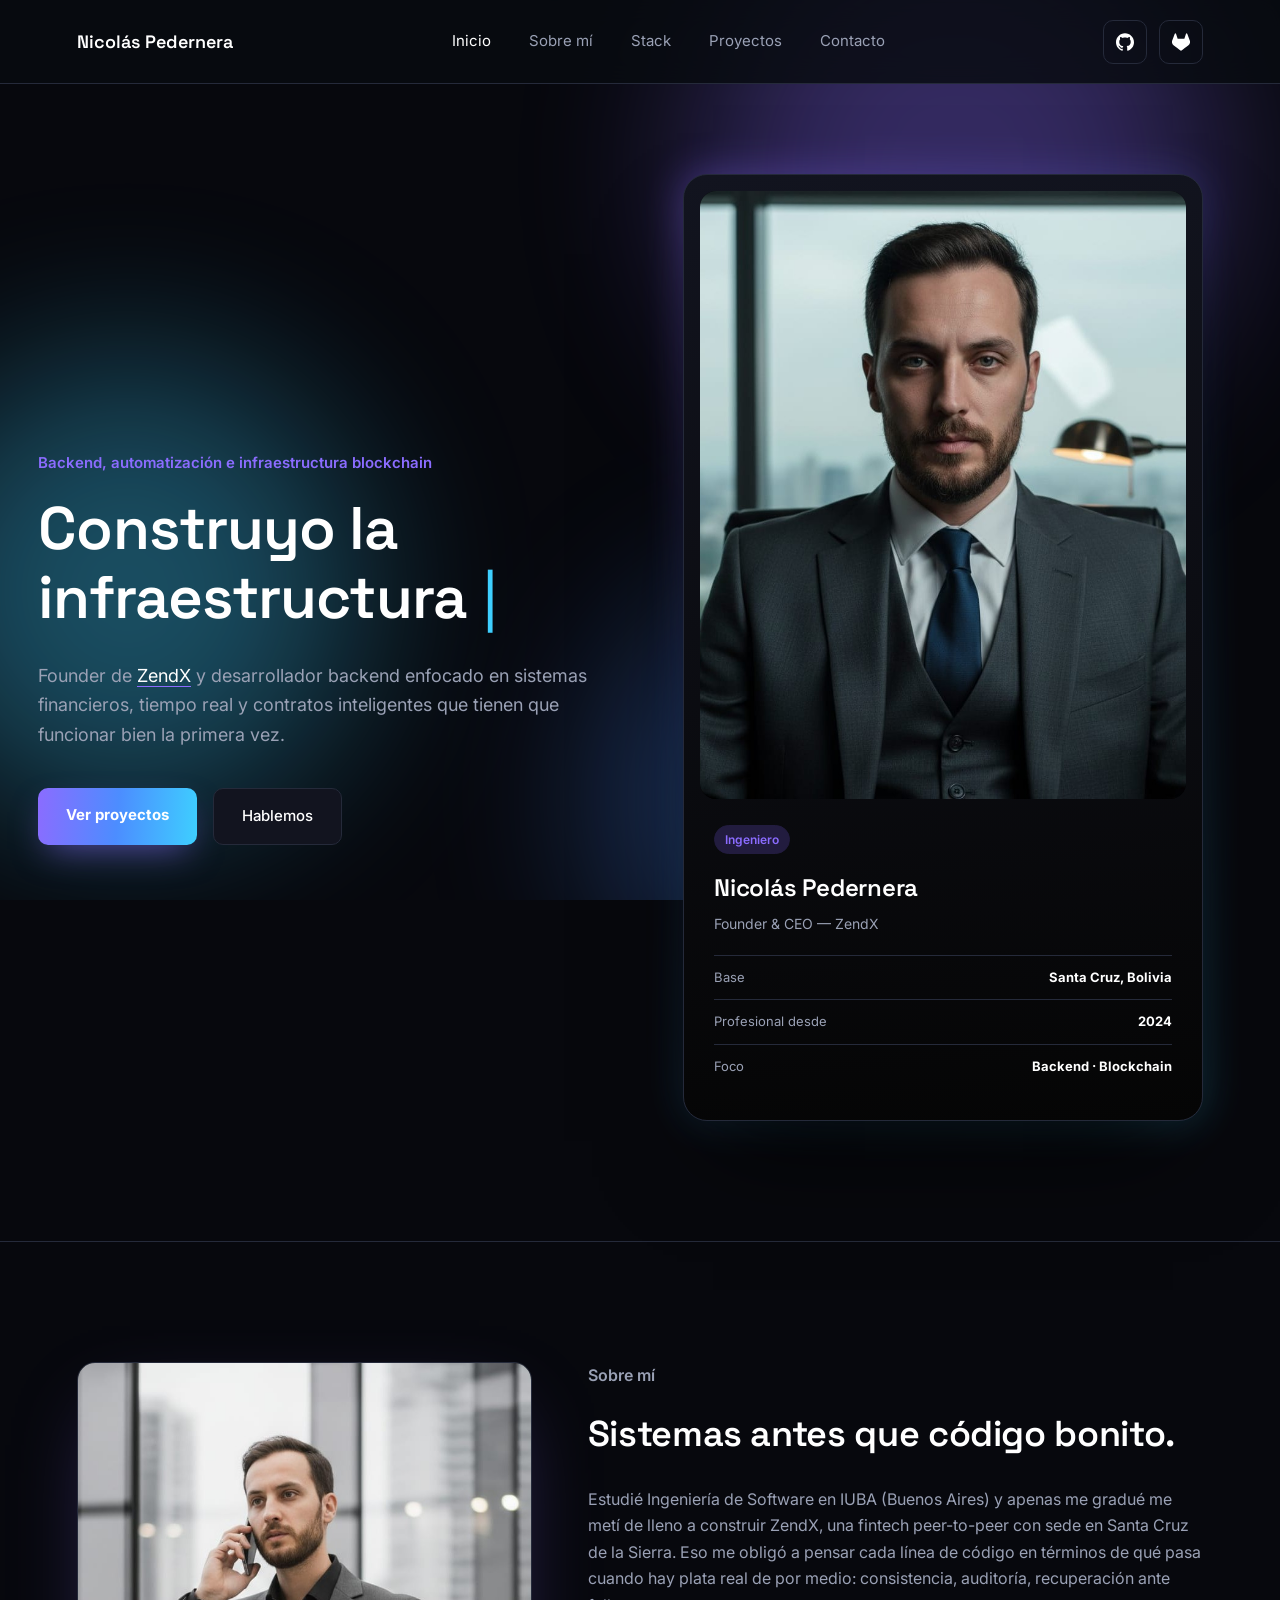
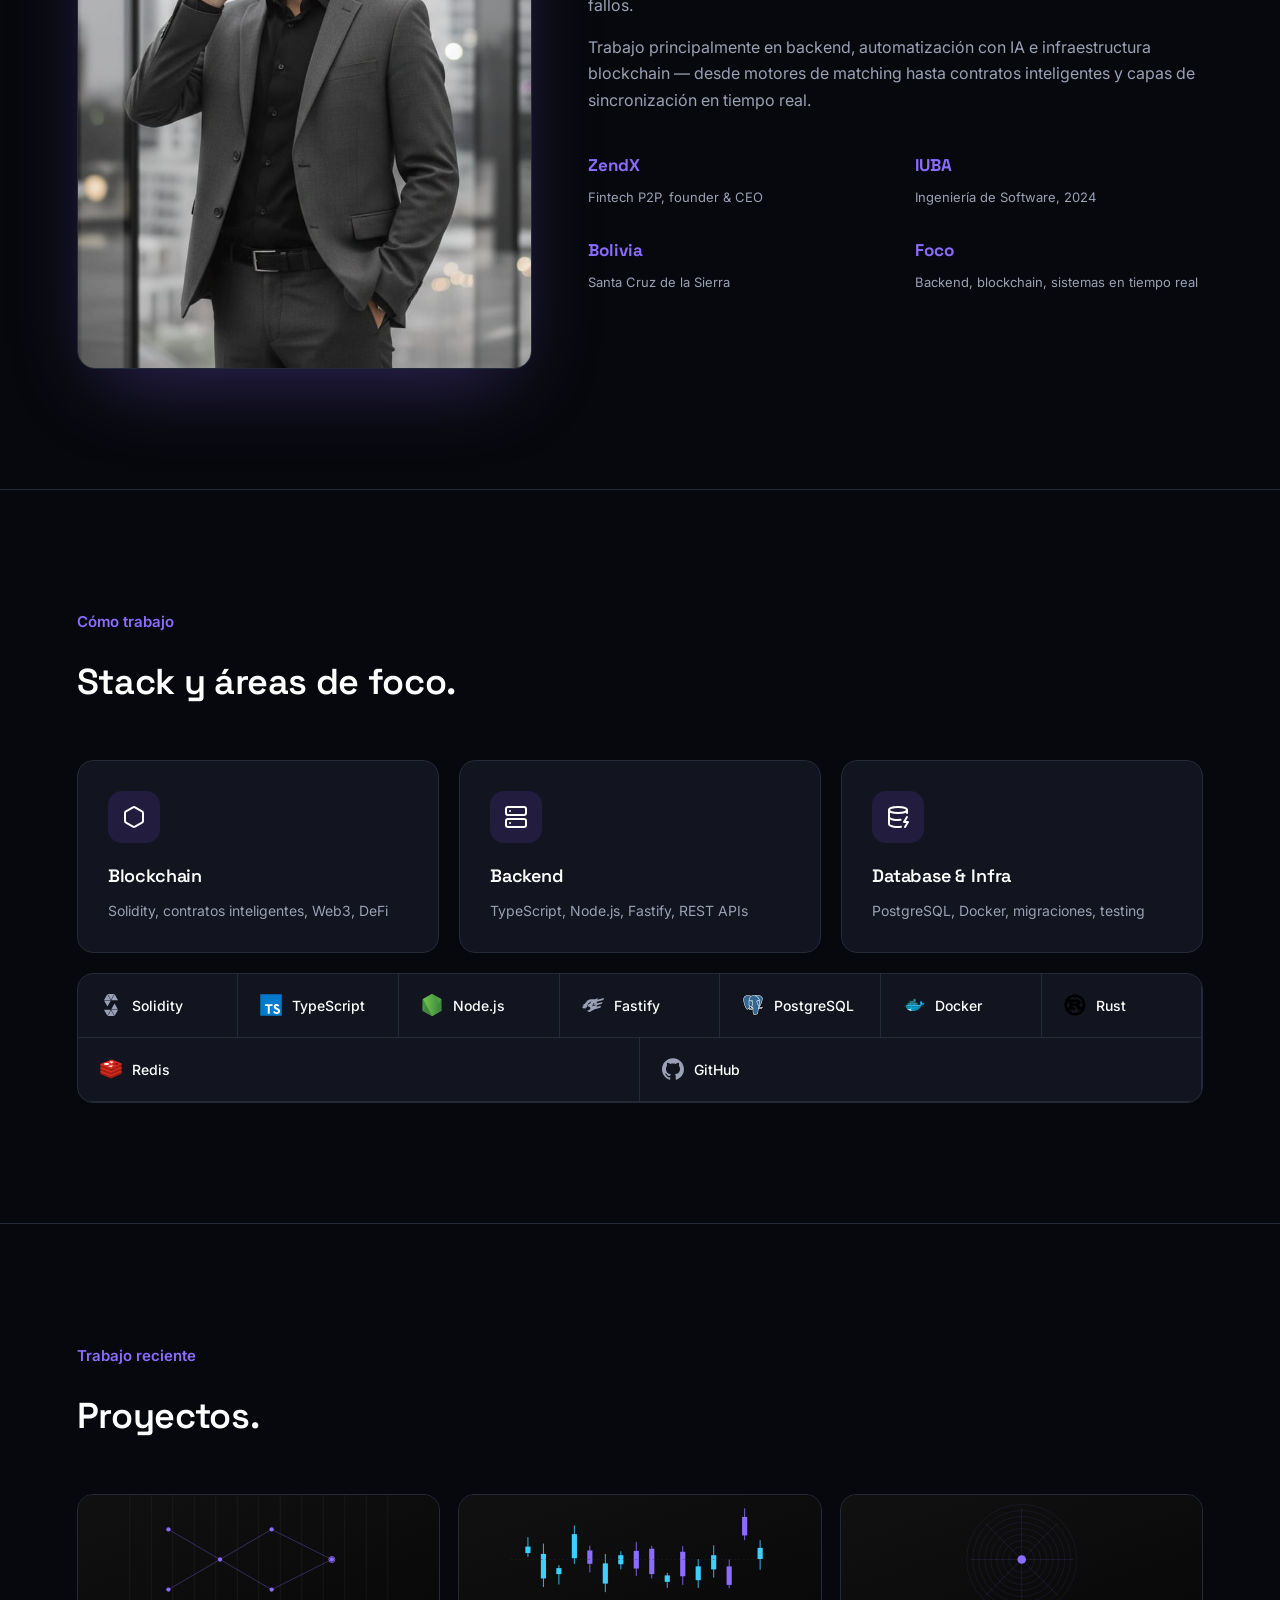
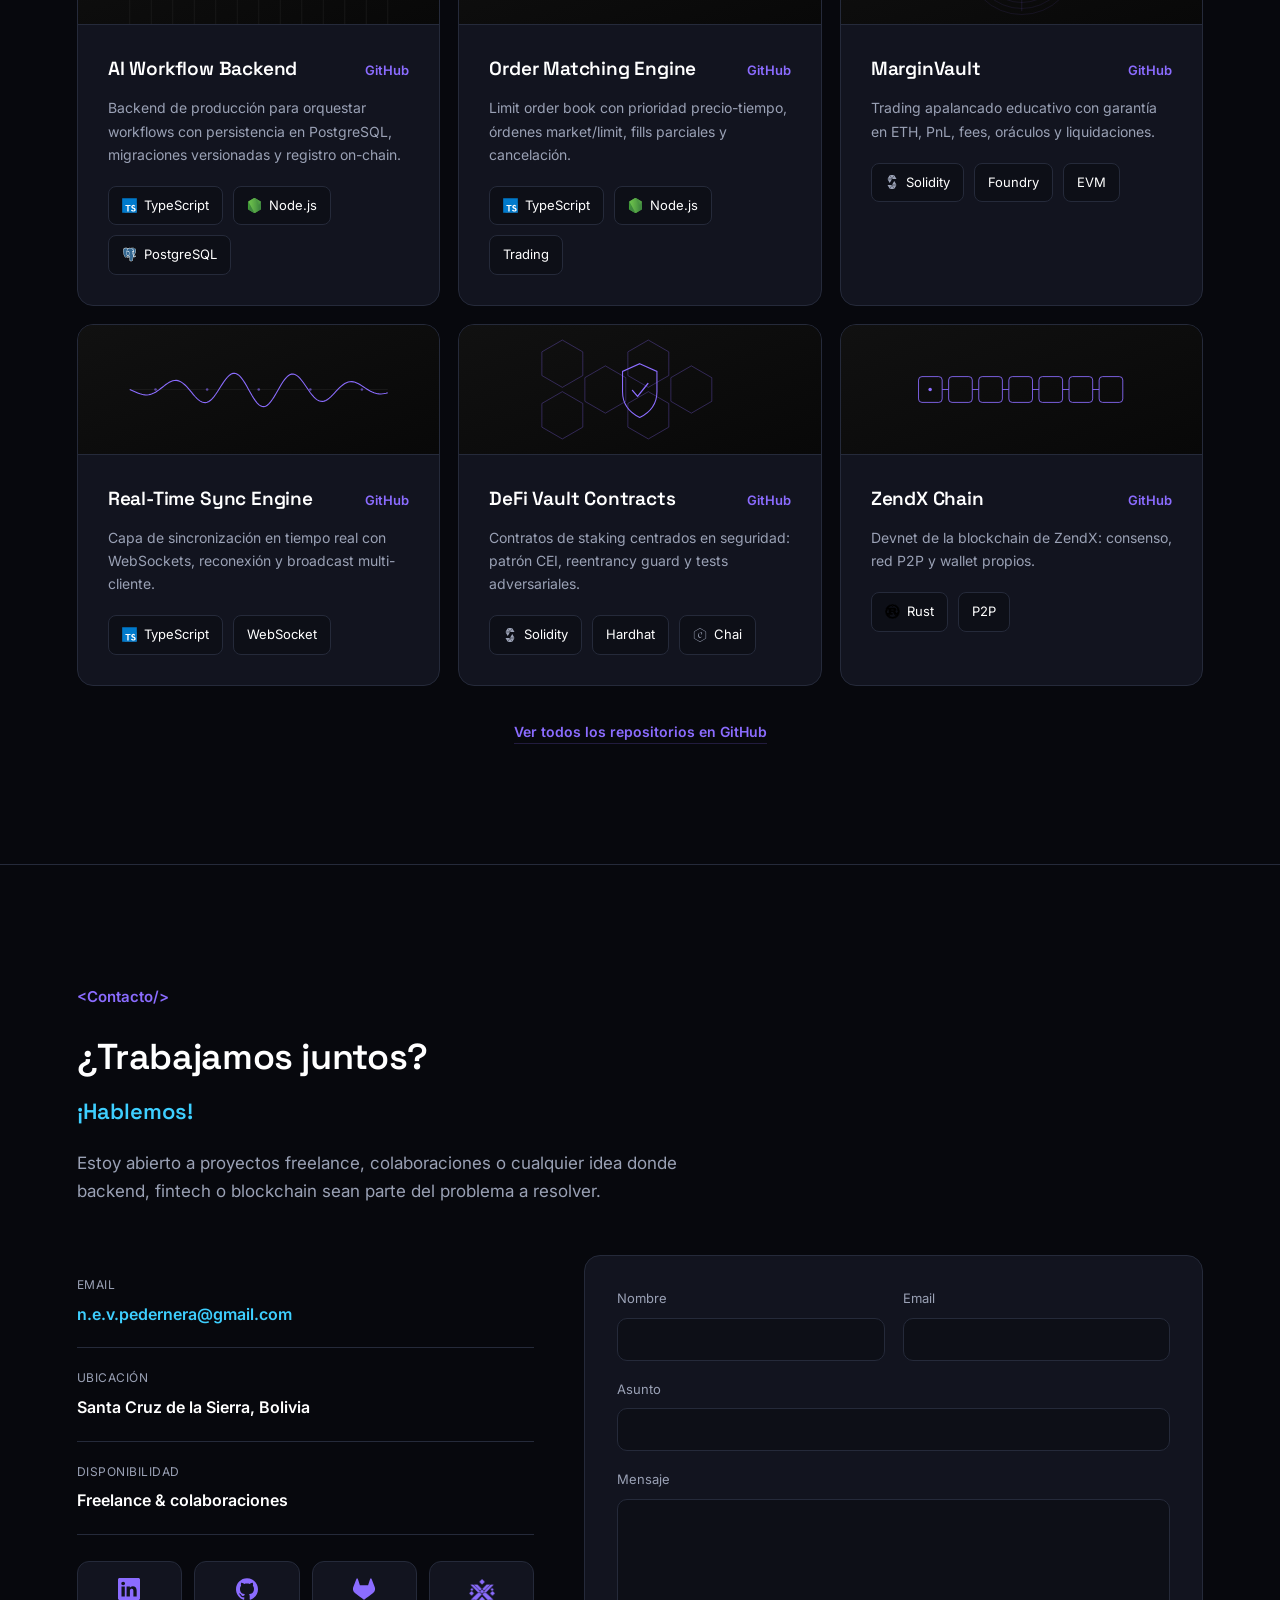
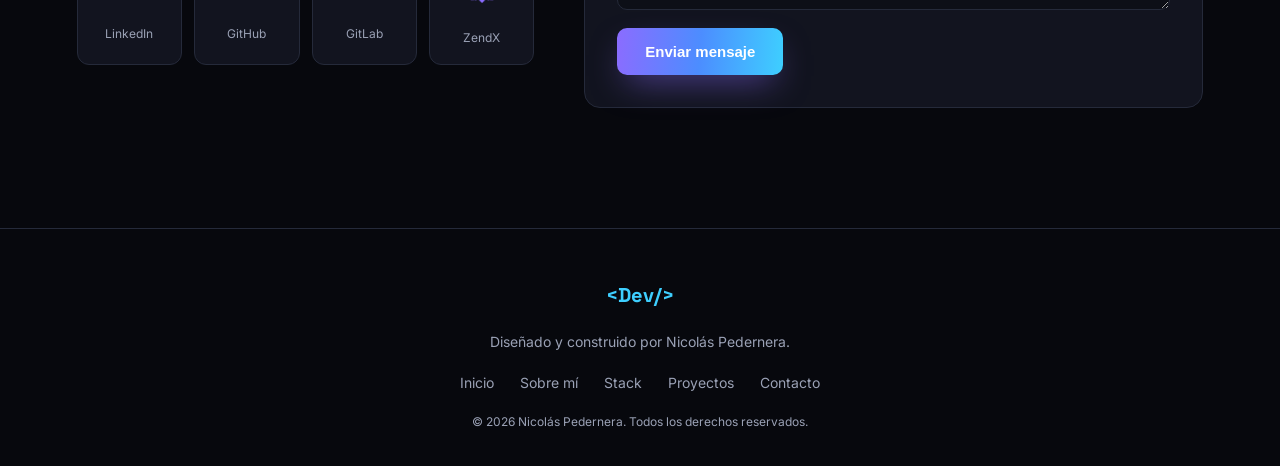
<file: index.html>
<!doctype html>
<html lang="es">
<head>
  <meta charset="UTF-8">
  <meta name="viewport" content="width=device-width, initial-scale=1.0">
  <meta name="description" content="Nicolás Pedernera — Backend, Automation, AI & Blockchain Engineer. Founder de ZendX.">
  <title>Nicolás Pedernera — Backend / Blockchain Engineer</title>
  <link rel="preconnect" href="https://fonts.googleapis.com">
  <link rel="preconnect" href="https://fonts.gstatic.com" crossorigin>
  <link href="https://fonts.googleapis.com/css2?family=Space+Grotesk:wght@500;600;700&family=Inter:wght@400;500;600&display=swap" rel="stylesheet">
  <link rel="stylesheet" href="styles.css">
</head>
<body>
  <div class="bg-fx" aria-hidden="true"><span class="b1"></span><span class="b2"></span><span class="b3"></span></div>
  <header class="nav">
    <a class="brand" href="#inicio">Nicolás Pedernera</a>
    <nav>
      <a class="active" href="#inicio">Inicio</a>
      <a href="#sobre-mi">Sobre mí</a>
      <a href="#stack">Stack</a>
      <a href="#proyectos">Proyectos</a>
      <a href="#contacto">Contacto</a>
    </nav>
    <div class="nav-icons">
      <a class="icon-btn" href="https://github.com/Nicolas-Pedernera" target="_blank" rel="noreferrer" aria-label="GitHub"><svg class="btn-icon" fill="currentColor" role="img" viewBox="0 0 24 24" xmlns="http://www.w3.org/2000/svg"><title>GitHub</title><path d="M12 .297c-6.63 0-12 5.373-12 12 0 5.303 3.438 9.8 8.205 11.385.6.113.82-.258.82-.577 0-.285-.01-1.04-.015-2.04-3.338.724-4.042-1.61-4.042-1.61C4.422 18.07 3.633 17.7 3.633 17.7c-1.087-.744.084-.729.084-.729 1.205.084 1.838 1.236 1.838 1.236 1.07 1.835 2.809 1.305 3.495.998.108-.776.417-1.305.76-1.605-2.665-.3-5.466-1.332-5.466-5.93 0-1.31.465-2.38 1.235-3.22-.135-.303-.54-1.523.105-3.176 0 0 1.005-.322 3.3 1.23.96-.267 1.98-.399 3-.405 1.02.006 2.04.138 3 .405 2.28-1.552 3.285-1.23 3.285-1.23.645 1.653.24 2.873.12 3.176.765.84 1.23 1.91 1.23 3.22 0 4.61-2.805 5.625-5.475 5.92.42.36.81 1.096.81 2.22 0 1.606-.015 2.896-.015 3.286 0 .315.21.69.825.57C20.565 22.092 24 17.592 24 12.297c0-6.627-5.373-12-12-12"/></svg></a>
      <a class="icon-btn" href="https://gitlab.com/Nicolas-Pedernera" target="_blank" rel="noreferrer" aria-label="GitLab"><svg class="btn-icon" fill="currentColor" role="img" viewBox="0 0 24 24" xmlns="http://www.w3.org/2000/svg"><title>GitLab</title><path d="m23.6004 9.5927-.0337-.0862L20.3.9814a.851.851 0 0 0-.3362-.405.8748.8748 0 0 0-.9997.0539.8748.8748 0 0 0-.29.4399l-2.2055 6.748H7.5375l-2.2057-6.748a.8573.8573 0 0 0-.29-.4412.8748.8748 0 0 0-.9997-.0537.8585.8585 0 0 0-.3362.4049L.4332 9.5015l-.0325.0862a6.0657 6.0657 0 0 0 2.0119 7.0105l.0113.0087.03.0213 4.976 3.7264 2.462 1.8633 1.4995 1.1321a1.0085 1.0085 0 0 0 1.2197 0l1.4995-1.1321 2.4619-1.8633 5.006-3.7489.0125-.01a6.0682 6.0682 0 0 0 2.0094-7.003z"/></svg></a>
    </div>
  </header>

  <main>
    <section id="inicio" class="hero section">
      <div class="hero-copy">
        <p class="kicker">Backend, automatización e infraestructura blockchain</p>
        <h1 id="typed-title" aria-label="Construyo la infraestructura que mueve el dinero."><span class="typed-a"></span><span class="typed-b"></span><span class="type-cursor" aria-hidden="true">|</span></h1>
        <p class="lede">Founder de <a href="https://zendx.finance" target="_blank" rel="noreferrer">ZendX</a> y desarrollador backend enfocado en sistemas financieros, tiempo real y contratos inteligentes que tienen que funcionar bien la primera vez.</p>
        <div class="actions">
          <a class="btn primary" href="#proyectos">Ver proyectos</a>
          <a class="btn" href="#contacto">Hablemos</a>
        </div>
      </div>
      <div class="id-card">
        <div class="id-glow" aria-hidden="true"></div>
        <div class="id-photo"><img src="assets/nicolas.jpg" alt="Nicolás Pedernera"></div>
        <div class="id-body">
          <span class="id-label">Ingeniero</span>
          <h2>Nicolás Pedernera</h2>
          <p>Founder &amp; CEO — ZendX</p>
          <div class="id-row"><span>Base</span><b>Santa Cruz, Bolivia</b></div>
          <div class="id-row"><span>Profesional desde</span><b>2024</b></div>
          <div class="id-row"><span>Foco</span><b>Backend · Blockchain</b></div>
        </div>
      </div>
    </section>

    <section id="sobre-mi" class="about section">
      <div class="about-photo"><img src="assets/nicolas-about.jpg" alt="Nicolás Pedernera"></div>
      <div class="about-text">
        <p class="kicker">Sobre mí</p>
        <h2>Sistemas antes que código bonito.</h2>
        <p>Estudié Ingeniería de Software en IUBA (Buenos Aires) y apenas me gradué me metí de lleno a construir ZendX, una fintech peer-to-peer con sede en Santa Cruz de la Sierra. Eso me obligó a pensar cada línea de código en términos de qué pasa cuando hay plata real de por medio: consistencia, auditoría, recuperación ante fallos.</p>
        <p>Trabajo principalmente en backend, automatización con IA e infraestructura blockchain — desde motores de matching hasta contratos inteligentes y capas de sincronización en tiempo real.</p>
        <ul class="about-facts">
          <li><b>ZendX</b><span>Fintech P2P, founder &amp; CEO</span></li>
          <li><b>IUBA</b><span>Ingeniería de Software, 2024</span></li>
          <li><b>Bolivia</b><span>Santa Cruz de la Sierra</span></li>
          <li><b>Foco</b><span>Backend, blockchain, sistemas en tiempo real</span></li>
        </ul>
      </div>
    </section>

    <section id="stack" class="stack section">
      <p class="kicker">Cómo trabajo</p>
      <h2>Stack y áreas de foco.</h2>
      <div class="cat-grid">
        <div class="cat-card">
          <div class="cat-badge"><svg
  xmlns="http://www.w3.org/2000/svg"
  width="24"
  height="24"
  viewBox="0 0 24 24"
  fill="none"
  stroke="currentColor"
  stroke-width="2"
  stroke-linecap="round"
  stroke-linejoin="round"
>
  <path d="M21 16V8a2 2 0 0 0-1-1.73l-7-4a2 2 0 0 0-2 0l-7 4A2 2 0 0 0 3 8v8a2 2 0 0 0 1 1.73l7 4a2 2 0 0 0 2 0l7-4A2 2 0 0 0 21 16z" />
</svg>
</div>
          <h3>Blockchain</h3>
          <p>Solidity, contratos inteligentes, Web3, DeFi</p>
        </div>
        <div class="cat-card">
          <div class="cat-badge"><svg
  xmlns="http://www.w3.org/2000/svg"
  width="24"
  height="24"
  viewBox="0 0 24 24"
  fill="none"
  stroke="currentColor"
  stroke-width="2"
  stroke-linecap="round"
  stroke-linejoin="round"
>
  <rect width="20" height="8" x="2" y="2" rx="2" ry="2" />
  <rect width="20" height="8" x="2" y="14" rx="2" ry="2" />
  <line x1="6" x2="6.01" y1="6" y2="6" />
  <line x1="6" x2="6.01" y1="18" y2="18" />
</svg>
</div>
          <h3>Backend</h3>
          <p>TypeScript, Node.js, Fastify, REST APIs</p>
        </div>
        <div class="cat-card">
          <div class="cat-badge"><svg
  xmlns="http://www.w3.org/2000/svg"
  width="24"
  height="24"
  viewBox="0 0 24 24"
  fill="none"
  stroke="currentColor"
  stroke-width="2"
  stroke-linecap="round"
  stroke-linejoin="round"
>
  <ellipse cx="12" cy="5" rx="9" ry="3" />
  <path d="M3 5V19A9 3 0 0 0 15 21.84" />
  <path d="M21 5V8" />
  <path d="M21 12L18 17H22L19 22" />
  <path d="M3 12A9 3 0 0 0 14.59 14.87" />
</svg>
</div>
          <h3>Database & Infra</h3>
          <p>PostgreSQL, Docker, migraciones, testing</p>
        </div>
      </div>
      <div class="strip">
        <div class="strip-item"><svg class="tag-icon" fill="currentColor" role="img" viewBox="0 0 24 24" xmlns="http://www.w3.org/2000/svg"><title>Solidity</title><path d="M4.409 6.608L7.981.255l3.572 6.353H4.409zM8.411 0l3.569 6.348L15.552 0H8.411zm4.036 17.392l3.572 6.354 3.575-6.354h-7.147zm-.608-10.284h-7.43l3.715 6.605 3.715-6.605zm.428-.25h7.428L15.982.255l-3.715 6.603zM15.589 24l-3.569-6.349L8.448 24h7.141zm-3.856-6.858H4.306l3.712 6.603 3.715-6.603zm.428-.25h7.433l-3.718-6.605-3.715 6.605z"/></svg><span>Solidity</span></div>
        <div class="strip-item"><svg class="tag-icon-color" xmlns="http://www.w3.org/2000/svg" viewBox="0 0 128 128"><path fill="#fff" d="M22.67 47h99.67v73.67H22.67z"/><path data-name="original" fill="#007acc" d="M1.5 63.91v62.5h125v-125H1.5zm100.73-5a15.56 15.56 0 017.82 4.5 20.58 20.58 0 013 4c0 .16-5.4 3.81-8.69 5.85-.12.08-.6-.44-1.13-1.23a7.09 7.09 0 00-5.87-3.53c-3.79-.26-6.23 1.73-6.21 5a4.58 4.58 0 00.54 2.34c.83 1.73 2.38 2.76 7.24 4.86 8.95 3.85 12.78 6.39 15.16 10 2.66 4 3.25 10.46 1.45 15.24-2 5.2-6.9 8.73-13.83 9.9a38.32 38.32 0 01-9.52-.1 23 23 0 01-12.72-6.63c-1.15-1.27-3.39-4.58-3.25-4.82a9.34 9.34 0 011.15-.73L82 101l3.59-2.08.75 1.11a16.78 16.78 0 004.74 4.54c4 2.1 9.46 1.81 12.16-.62a5.43 5.43 0 00.69-6.92c-1-1.39-3-2.56-8.59-5-6.45-2.78-9.23-4.5-11.77-7.24a16.48 16.48 0 01-3.43-6.25 25 25 0 01-.22-8c1.33-6.23 6-10.58 12.82-11.87a31.66 31.66 0 019.49.26zm-29.34 5.24v5.12H56.66v46.23H45.15V69.26H28.88v-5a49.19 49.19 0 01.12-5.17C29.08 59 39 59 51 59h21.83z"/></svg><span>TypeScript</span></div>
        <div class="strip-item"><svg class="tag-icon-color" xmlns="http://www.w3.org/2000/svg" viewBox="0 0 128 128"><path fill="url(#a)" d="M66.958.825a6.07 6.07 0 0 0-6.035 0L11.103 29.76c-1.895 1.072-2.96 3.095-2.96 5.24v57.988c0 2.143 1.183 4.167 2.958 5.24l49.82 28.934a6.07 6.07 0 0 0 6.036 0l49.82-28.935c1.894-1.072 2.958-3.096 2.958-5.24V35c0-2.144-1.183-4.167-2.958-5.24z"/><path fill="url(#b)" d="M116.897 29.76 66.841.825A8.161 8.161 0 0 0 65.302.23L9.21 96.798a6.251 6.251 0 0 0 1.657 1.43l50.057 28.934c1.42.833 3.076 1.072 4.615.595l52.66-96.925a3.702 3.702 0 0 0-1.302-1.072z"/><path fill="url(#c)" d="M116.898 98.225c1.42-.833 2.485-2.262 2.958-3.81L65.066.108c-1.42-.238-2.959-.119-4.26.715L11.104 29.639l53.606 98.355c.71-.12 1.54-.358 2.25-.715z"/><defs><linearGradient id="a" x1="34.513" x2="27.157" y1="15.535" y2="30.448" gradientTransform="translate(-129.242 -73.715) scale(6.18523)" gradientUnits="userSpaceOnUse"><stop stop-color="#3F873F"/><stop offset=".33" stop-color="#3F8B3D"/><stop offset=".637" stop-color="#3E9638"/><stop offset=".934" stop-color="#3DA92E"/><stop offset="1" stop-color="#3DAE2B"/></linearGradient><linearGradient id="b" x1="30.009" x2="50.533" y1="23.359" y2="8.288" gradientTransform="translate(-129.242 -73.715) scale(6.18523)" gradientUnits="userSpaceOnUse"><stop offset=".138" stop-color="#3F873F"/><stop offset=".402" stop-color="#52A044"/><stop offset=".713" stop-color="#64B749"/><stop offset=".908" stop-color="#6ABF4B"/></linearGradient><linearGradient id="c" x1="21.917" x2="40.555" y1="22.261" y2="22.261" gradientTransform="translate(-129.242 -73.715) scale(6.18523)" gradientUnits="userSpaceOnUse"><stop offset=".092" stop-color="#6ABF4B"/><stop offset=".287" stop-color="#64B749"/><stop offset=".598" stop-color="#52A044"/><stop offset=".862" stop-color="#3F873F"/></linearGradient></defs></svg>
<span>Node.js</span></div>
        <div class="strip-item"><svg class="tag-icon" fill="currentColor" role="img" viewBox="0 0 24 24" xmlns="http://www.w3.org/2000/svg"><title>Fastify</title><path d="M23.245 6.49L24 4.533l-.031-.121-7.473 1.967c.797-1.153.523-2.078.523-2.078s-2.387 1.524-4.193 1.485c-1.804-.04-2.387-.52-5.155.362-2.768.882-3.551 3.59-4.351 4.173-.804.583-3.32 2.477-3.32 2.477l.006.034 2.27-.724s-.622.585-1.945 2.37l-.062-.057.002.011s1.064 1.626 2.107 1.324a2.14 2.14 0 0 0 .353-.147c.419.234.967.463 1.572.525 0 0-.41-.475-.752-1.017l.238-.154.865.318-.096-.812c.003-.003.006-.003.008-.006l.849.311-.105-.738a5.65 5.65 0 0 1 .322-.158l.885-3.345 3.662-2.497-.291.733c-.741 1.826-2.135 2.256-2.135 2.256l-.582.22c-.433.512-.614.637-.764 2.353.348-.088.682-.107.984-.028 1.564.421 2.107 2.307 1.685 2.827-.104.13-.356.354-.673.617H7.77l-.008.514-.065.051h-.645l-.009.504-.17.127c-.607.011-1.373-.518-1.373-.518 0 .481.401 1.225.401 1.225l.07-.034-.061.045s1.625 1.083 2.646.681c.91-.356 3.263-2.213 5.296-3.093l6.15-1.62.811-2.1-4.688 1.235v-1.889l5.5-1.448.811-2.1-6.31 1.662V8.367zm-11.163 4l1.459-.384.02.074-.455 1.179-1.513.398zm.503 2.526l-1.512.398.489-1.266 1.459-.385.02.074zm1.971-.424l-1.513.398.49-1.266 1.459-.385.02.073Z"/></svg><span>Fastify</span></div>
        <div class="strip-item"><svg class="tag-icon-color" xmlns="http://www.w3.org/2000/svg" viewBox="0 0 128 128"><path d="M93.809 92.112c.785-6.533.55-7.492 5.416-6.433l1.235.108c3.742.17 8.637-.602 11.513-1.938 6.191-2.873 9.861-7.668 3.758-6.409-13.924 2.873-14.881-1.842-14.881-1.842 14.703-21.815 20.849-49.508 15.543-56.287-14.47-18.489-39.517-9.746-39.936-9.52l-.134.025c-2.751-.571-5.83-.912-9.289-.968-6.301-.104-11.082 1.652-14.709 4.402 0 0-44.683-18.409-42.604 23.151.442 8.841 12.672 66.898 27.26 49.362 5.332-6.412 10.484-11.834 10.484-11.834 2.558 1.699 5.622 2.567 8.834 2.255l.249-.212c-.078.796-.044 1.575.099 2.497-3.757 4.199-2.653 4.936-10.166 6.482-7.602 1.566-3.136 4.355-.221 5.084 3.535.884 11.712 2.136 17.238-5.598l-.22.882c1.474 1.18 1.375 8.477 1.583 13.69.209 5.214.558 10.079 1.621 12.948 1.063 2.868 2.317 10.256 12.191 8.14 8.252-1.764 14.561-4.309 15.136-27.985"/><path d="M75.458 125.256c-4.367 0-7.211-1.689-8.938-3.32-2.607-2.46-3.641-5.629-4.259-7.522l-.267-.79c-1.244-3.358-1.666-8.193-1.916-14.419-.038-.935-.064-1.898-.093-2.919-.021-.747-.047-1.684-.085-2.664a18.8 18.8 0 01-4.962 1.568c-3.079.526-6.389.356-9.84-.507-2.435-.609-4.965-1.871-6.407-3.82-4.203 3.681-8.212 3.182-10.396 2.453-3.853-1.285-7.301-4.896-10.542-11.037-2.309-4.375-4.542-10.075-6.638-16.943-3.65-11.96-5.969-24.557-6.175-28.693C4.292 23.698 7.777 14.44 15.296 9.129 27.157.751 45.128 5.678 51.68 7.915c4.402-2.653 9.581-3.944 15.433-3.851 3.143.051 6.136.327 8.916.823 2.9-.912 8.628-2.221 15.185-2.139 12.081.144 22.092 4.852 28.949 13.615 4.894 6.252 2.474 19.381.597 26.651-2.642 10.226-7.271 21.102-12.957 30.57 1.544.011 3.781-.174 6.961-.831 6.274-1.295 8.109 2.069 8.607 3.575 1.995 6.042-6.677 10.608-9.382 11.864-3.466 1.609-9.117 2.589-13.745 2.377l-.202-.013-1.216-.107-.12 1.014-.116.991c-.311 11.999-2.025 19.598-5.552 24.619-3.697 5.264-8.835 6.739-13.361 7.709-1.544.33-2.947.474-4.219.474zm-9.19-43.671c2.819 2.256 3.066 6.501 3.287 14.434.028.99.054 1.927.089 2.802.106 2.65.355 8.855 1.327 11.477.137.371.26.747.39 1.146 1.083 3.316 1.626 4.979 6.309 3.978 3.931-.843 5.952-1.599 7.534-3.851 2.299-3.274 3.585-9.86 3.821-19.575l4.783.116-4.75-.57.14-1.186c.455-3.91.783-6.734 3.396-8.602 2.097-1.498 4.486-1.353 6.389-1.01-2.091-1.58-2.669-3.433-2.823-4.193l-.399-1.965 1.121-1.663c6.457-9.58 11.781-21.354 14.609-32.304 2.906-11.251 2.02-17.226 1.134-18.356-11.729-14.987-32.068-8.799-34.192-8.097l-.359.194-1.8.335-.922-.191c-2.542-.528-5.366-.82-8.393-.869-4.756-.08-8.593 1.044-11.739 3.431l-2.183 1.655-2.533-1.043c-5.412-2.213-21.308-6.662-29.696-.721-4.656 3.298-6.777 9.76-6.305 19.207.156 3.119 2.275 14.926 5.771 26.377 4.831 15.825 9.221 21.082 11.054 21.693.32.108 1.15-.537 1.976-1.529a270.708 270.708 0 0110.694-12.07l2.77-2.915 3.349 2.225c1.35.897 2.839 1.406 4.368 1.502l7.987-6.812-1.157 11.808c-.026.265-.039.626.065 1.296l.348 2.238-1.51 1.688-.174.196 4.388 2.025 1.836-2.301z"/><path fill="#336791" d="M115.731 77.44c-13.925 2.873-14.882-1.842-14.882-1.842 14.703-21.816 20.849-49.51 15.545-56.287C101.924.823 76.875 9.566 76.457 9.793l-.135.024c-2.751-.571-5.83-.911-9.291-.967-6.301-.103-11.08 1.652-14.707 4.402 0 0-44.684-18.408-42.606 23.151.442 8.842 12.672 66.899 27.26 49.363 5.332-6.412 10.483-11.834 10.483-11.834 2.559 1.699 5.622 2.567 8.833 2.255l.25-.212c-.078.796-.042 1.575.1 2.497-3.758 4.199-2.654 4.936-10.167 6.482-7.602 1.566-3.136 4.355-.22 5.084 3.534.884 11.712 2.136 17.237-5.598l-.221.882c1.473 1.18 2.507 7.672 2.334 13.557-.174 5.885-.29 9.926.871 13.082 1.16 3.156 2.316 10.256 12.192 8.14 8.252-1.768 12.528-6.351 13.124-13.995.422-5.435 1.377-4.631 1.438-9.49l.767-2.3c.884-7.367.14-9.743 5.225-8.638l1.235.108c3.742.17 8.639-.602 11.514-1.938 6.19-2.871 9.861-7.667 3.758-6.408z"/><path fill="#fff" d="M75.957 122.307c-8.232 0-10.84-6.519-11.907-9.185-1.562-3.907-1.899-19.069-1.551-31.503a1.59 1.59 0 011.64-1.55 1.594 1.594 0 011.55 1.639c-.401 14.341.168 27.337 1.324 30.229 1.804 4.509 4.54 8.453 12.275 6.796 7.343-1.575 10.093-4.359 11.318-11.46.94-5.449 2.799-20.951 3.028-24.01a1.593 1.593 0 011.71-1.472 1.597 1.597 0 011.472 1.71c-.239 3.185-2.089 18.657-3.065 24.315-1.446 8.387-5.185 12.191-13.794 14.037-1.463.313-2.792.453-4 .454zM31.321 90.466a6.71 6.71 0 01-2.116-.35c-5.347-1.784-10.44-10.492-15.138-25.885-3.576-11.717-5.842-23.947-6.041-27.922-.589-11.784 2.445-20.121 9.02-24.778 13.007-9.216 34.888-.44 35.813-.062a1.596 1.596 0 01-1.207 2.955c-.211-.086-21.193-8.492-32.768-.285-5.622 3.986-8.203 11.392-7.672 22.011.167 3.349 2.284 15.285 5.906 27.149 4.194 13.742 8.967 22.413 13.096 23.79.648.216 2.62.873 5.439-2.517A245.272 245.272 0 0145.88 73.046a1.596 1.596 0 012.304 2.208c-.048.05-4.847 5.067-10.077 11.359-2.477 2.979-4.851 3.853-6.786 3.853zm69.429-13.445a1.596 1.596 0 01-1.322-2.487c14.863-22.055 20.08-48.704 15.612-54.414-5.624-7.186-13.565-10.939-23.604-11.156-7.433-.16-13.341 1.738-14.307 2.069l-.243.099c-.971.305-1.716-.227-1.997-.849a1.6 1.6 0 01.631-2.025c.046-.027.192-.089.429-.176l-.021.006.021-.007c1.641-.601 7.639-2.4 15.068-2.315 11.108.118 20.284 4.401 26.534 12.388 2.957 3.779 2.964 12.485.019 23.887-3.002 11.625-8.651 24.118-15.497 34.277-.306.457-.81.703-1.323.703zm.76 10.21c-2.538 0-4.813-.358-6.175-1.174-1.4-.839-1.667-1.979-1.702-2.584-.382-6.71 3.32-7.878 5.208-8.411-.263-.398-.637-.866-1.024-1.349-1.101-1.376-2.609-3.26-3.771-6.078-.182-.44-.752-1.463-1.412-2.648-3.579-6.418-11.026-19.773-6.242-26.612 2.214-3.165 6.623-4.411 13.119-3.716C97.6 28.837 88.5 10.625 66.907 10.271c-6.494-.108-11.82 1.889-15.822 5.93-8.96 9.049-8.636 25.422-8.631 25.586a1.595 1.595 0 11-3.19.084c-.02-.727-.354-17.909 9.554-27.916C53.455 9.272 59.559 6.96 66.96 7.081c13.814.227 22.706 7.25 27.732 13.101 5.479 6.377 8.165 13.411 8.386 15.759.165 1.746-1.088 2.095-1.341 2.147l-.576.013c-6.375-1.021-10.465-.312-12.156 2.104-3.639 5.201 3.406 17.834 6.414 23.229.768 1.376 1.322 2.371 1.576 2.985.988 2.396 2.277 4.006 3.312 5.3.911 1.138 1.7 2.125 1.982 3.283.131.23 1.99 2.98 13.021.703 2.765-.57 4.423-.083 4.93 1.45.997 3.015-4.597 6.532-7.694 7.97-2.775 1.29-7.204 2.106-11.036 2.106zm-4.696-4.021c.35.353 2.101.962 5.727.806 3.224-.138 6.624-.839 8.664-1.786 2.609-1.212 4.351-2.567 5.253-3.492l-.5.092c-7.053 1.456-12.042 1.262-14.828-.577a6.162 6.162 0 01-.54-.401c-.302.119-.581.197-.78.253-1.58.443-3.214.902-2.996 5.105zm-45.562 8.915c-1.752 0-3.596-.239-5.479-.71-1.951-.488-5.24-1.957-5.19-4.37.057-2.707 3.994-3.519 5.476-3.824 5.354-1.103 5.703-1.545 7.376-3.67.488-.619 1.095-1.39 1.923-2.314 1.229-1.376 2.572-2.073 3.992-2.073.989 0 1.8.335 2.336.558 1.708.708 3.133 2.42 3.719 4.467.529 1.847.276 3.625-.71 5.006-3.237 4.533-7.886 6.93-13.443 6.93zm-7.222-4.943c.481.372 1.445.869 2.518 1.137 1.631.408 3.213.615 4.705.615 4.546 0 8.196-1.882 10.847-5.594.553-.774.387-1.757.239-2.274-.31-1.083-1.08-2.068-1.873-2.397-.43-.178-.787-.314-1.115-.314-.176 0-.712 0-1.614 1.009a41.146 41.146 0 00-1.794 2.162c-2.084 2.646-3.039 3.544-9.239 4.821-1.513.31-2.289.626-2.674.835zm12.269-7.36a1.596 1.596 0 01-1.575-1.354 8.218 8.218 0 01-.08-.799c-4.064-.076-7.985-1.82-10.962-4.926-3.764-3.927-5.477-9.368-4.699-14.927.845-6.037.529-11.366.359-14.229-.047-.796-.081-1.371-.079-1.769.003-.505.013-1.844 4.489-4.113 1.592-.807 4.784-2.215 8.271-2.576 5.777-.597 9.585 1.976 10.725 7.246 3.077 14.228.244 20.521-1.825 25.117-.385.856-.749 1.664-1.04 2.447l-.257.69c-1.093 2.931-2.038 5.463-1.748 7.354a1.595 1.595 0 01-1.335 1.819l-.244.02zM42.464 42.26l.062 1.139c.176 2.974.504 8.508-.384 14.86-.641 4.585.759 9.06 3.843 12.276 2.437 2.542 5.644 3.945 8.94 3.945h.068c.369-1.555.982-3.197 1.642-4.966l.255-.686c.329-.884.714-1.74 1.122-2.646 1.991-4.424 4.47-9.931 1.615-23.132-.565-2.615-1.936-4.128-4.189-4.627-4.628-1.022-11.525 2.459-12.974 3.837zm9.63-.677c-.08.564 1.033 2.07 2.485 2.271 1.449.203 2.689-.975 2.768-1.539.079-.564-1.033-1.186-2.485-1.388-1.451-.202-2.691.092-2.768.656zm2.818 2.826l-.407-.028c-.9-.125-1.81-.692-2.433-1.518-.219-.29-.576-.852-.505-1.354.101-.736.999-1.177 2.4-1.177.313 0 .639.023.967.069.766.106 1.477.327 2.002.62.91.508.977 1.075.936 1.368-.112.813-1.405 2.02-2.96 2.02zm-2.289-2.732c.045.348.907 1.496 2.029 1.651l.261.018c1.036 0 1.81-.815 1.901-1.082-.096-.182-.762-.634-2.025-.81a5.823 5.823 0 00-.821-.059c-.812 0-1.243.183-1.345.282zm43.605-1.245c.079.564-1.033 2.07-2.484 2.272-1.45.202-2.691-.975-2.771-1.539-.076-.564 1.036-1.187 2.486-1.388 1.45-.203 2.689.092 2.769.655zm-2.819 2.56c-1.396 0-2.601-1.086-2.7-1.791-.115-.846 1.278-1.489 2.712-1.688.316-.044.629-.066.93-.066 1.238 0 2.058.363 2.14.949.053.379-.238.964-.739 1.492-.331.347-1.026.948-1.973 1.079l-.37.025zm.943-3.013c-.276 0-.564.021-.856.061-1.441.201-2.301.779-2.259 1.089.048.341.968 1.332 2.173 1.332l.297-.021c.787-.109 1.378-.623 1.66-.919.443-.465.619-.903.598-1.052-.028-.198-.56-.49-1.613-.49zm3.965 32.843a1.594 1.594 0 01-1.324-2.483c3.398-5.075 2.776-10.25 2.175-15.255-.257-2.132-.521-4.337-.453-6.453.07-2.177.347-3.973.614-5.71.317-2.058.617-4.002.493-6.31a1.595 1.595 0 113.186-.172c.142 2.638-.197 4.838-.525 6.967-.253 1.643-.515 3.342-.578 5.327-.061 1.874.178 3.864.431 5.97.64 5.322 1.365 11.354-2.691 17.411a1.596 1.596 0 01-1.328.708z"/></svg><span>PostgreSQL</span></div>
        <div class="strip-item"><svg class="tag-icon-color" xmlns="http://www.w3.org/2000/svg" viewBox="0 0 128 128"><path fill-rule="evenodd" clip-rule="evenodd" fill="#3A4D54" d="M73.8 50.8h11.3v11.5h5.7c2.6 0 5.3-.5 7.8-1.3 1.2-.4 2.6-1 3.8-1.7-1.6-2.1-2.4-4.7-2.6-7.3-.3-3.5.4-8.1 2.8-10.8l1.2-1.4 1.4 1.1c3.6 2.9 6.5 6.8 7.1 11.4 4.3-1.3 9.3-1 13.1 1.2l1.5.9-.8 1.6c-3.2 6.2-9.9 8.2-16.4 7.8-9.8 24.3-31 35.8-56.8 35.8-13.3 0-25.5-5-32.5-16.8l-.1-.2-1-2.1c-2.4-5.2-3.1-10.9-2.6-16.6l.2-1.7h9.6V50.8h11.3V39.6h22.5V28.3h13.5v22.5z"/><path fill="#00AADA" d="M110.4 55.1c.8-5.9-3.6-10.5-6.4-12.7-3.1 3.6-3.6 13.2 1.3 17.2-2.8 2.4-8.5 4.7-14.5 4.7H18.6c-.6 6.2.5 11.9 3 16.8l.8 1.5c.5.9 1.1 1.7 1.7 2.6 3 .2 5.7.3 8.2.2 4.9-.1 8.9-.7 12-1.7.5-.2.9.1 1.1.5.2.5-.1.9-.5 1.1-.4.1-.8.3-1.3.4-2.4.7-5 1.1-8.3 1.3h-.6c-1.3.1-2.7.1-4.2.1-1.6 0-3.1 0-4.9-.1 6 6.8 15.4 10.8 27.2 10.8 25 0 46.2-11.1 55.5-35.9 6.7.7 13.1-1 16-6.7-4.5-2.7-10.5-1.8-13.9-.1z"/><path fill="#28B8EB" d="M110.4 55.1c.8-5.9-3.6-10.5-6.4-12.7-3.1 3.6-3.6 13.2 1.3 17.2-2.8 2.4-8.5 4.7-14.5 4.7h-68c-.3 9.5 3.2 16.7 9.5 21 4.9-.1 8.9-.7 12-1.7.5-.2.9.1 1.1.5.2.5-.1.9-.5 1.1-.4.1-.8.3-1.3.4-2.4.7-5.2 1.2-8.5 1.4l-.1-.1c8.5 4.4 20.8 4.3 35-1.1 15.8-6.1 30.6-17.7 40.9-30.9-.2.1-.4.1-.5.2z"/><path fill="#028BB8" d="M18.7 71.8c.4 3.3 1.4 6.4 2.9 9.3l.8 1.5c.5.9 1.1 1.7 1.7 2.6 3 .2 5.7.3 8.2.2 4.9-.1 8.9-.7 12-1.7.5-.2.9.1 1.1.5.2.5-.1.9-.5 1.1-.4.1-.8.3-1.3.4-2.4.7-5.2 1.2-8.5 1.4h-.4c-1.3.1-2.7.1-4.1.1-1.6 0-3.2 0-4.9-.1 6 6.8 15.5 10.8 27.3 10.8 21.4 0 40-8.1 50.8-26H18.7v-.1z"/><path fill="#019BC6" d="M23.5 71.8c1.3 5.8 4.3 10.4 8.8 13.5 4.9-.1 8.9-.7 12-1.7.5-.2.9.1 1.1.5.2.5-.1.9-.5 1.1-.4.1-.8.3-1.3.4-2.4.7-5.2 1.2-8.6 1.4 8.5 4.4 20.8 4.3 34.9-1.1 8.5-3.3 16.8-8.2 24.2-14.1H23.5z"/><path fill-rule="evenodd" clip-rule="evenodd" fill="#00ACD3" d="M28.4 52.7h9.8v9.8h-9.8v-9.8zm.8.8h.8v8.1h-.8v-8.1zm1.4 0h.8v8.1h-.8v-8.1zm1.5 0h.8v8.1h-.8v-8.1zm1.5 0h.8v8.1h-.8v-8.1zm1.5 0h.8v8.1h-.8v-8.1zm1.5 0h.8v8.1h-.8v-8.1zm3-12h9.8v9.8h-9.8v-9.8zm.9.8h.8v8.1h-.8v-8.1zm1.4 0h.8v8.1h-.8v-8.1zm1.5 0h.8v8.1h-.8v-8.1zm1.5 0h.8v8.1h-.8v-8.1zm1.4 0h.8v8.1h-.8v-8.1zm1.5 0h.8v8.1h-.8v-8.1z"/><path fill-rule="evenodd" clip-rule="evenodd" fill="#23C2EE" d="M39.6 52.7h9.8v9.8h-9.8v-9.8zm.9.8h.8v8.1h-.8v-8.1zm1.4 0h.8v8.1h-.8v-8.1zm1.5 0h.8v8.1h-.8v-8.1zm1.5 0h.8v8.1h-.8v-8.1zm1.4 0h.8v8.1h-.8v-8.1zm1.5 0h.8v8.1h-.8v-8.1z"/><path fill-rule="evenodd" clip-rule="evenodd" fill="#00ACD3" d="M50.9 52.7h9.8v9.8h-9.8v-9.8zm.8.8h.8v8.1h-.8v-8.1zm1.5 0h.8v8.1h-.8v-8.1zm1.5 0h.8v8.1h-.8v-8.1zm1.4 0h.8v8.1h-.8v-8.1zm1.5 0h.8v8.1h-.8v-8.1zm1.5 0h.8v8.1h-.8v-8.1z"/><path fill-rule="evenodd" clip-rule="evenodd" fill="#23C2EE" d="M50.9 41.5h9.8v9.8h-9.8v-9.8zm.8.8h.8v8.1h-.8v-8.1zm1.5 0h.8v8.1h-.8v-8.1zm1.5 0h.8v8.1h-.8v-8.1zm1.4 0h.8v8.1h-.8v-8.1zm1.5 0h.8v8.1h-.8v-8.1zm1.5 0h.8v8.1h-.8v-8.1zm3.1 10.4H72v9.8h-9.8v-9.8zm.8.8h.8v8.1H63v-8.1zm1.5 0h.8v8.1h-.8v-8.1zm1.4 0h.8v8.1h-.8v-8.1zm1.5 0h.8v8.1h-.8v-8.1zm1.5 0h.8v8.1h-.8v-8.1zm1.5 0h.8v8.1h-.8v-8.1z"/><path fill-rule="evenodd" clip-rule="evenodd" fill="#00ACD3" d="M62.2 41.5H72v9.8h-9.8v-9.8zm.8.8h.8v8.1H63v-8.1zm1.5 0h.8v8.1h-.8v-8.1zm1.4 0h.8v8.1h-.8v-8.1zm1.5 0h.8v8.1h-.8v-8.1zm1.5 0h.8v8.1h-.8v-8.1zm1.5 0h.8v8.1h-.8v-8.1z"/><path fill-rule="evenodd" clip-rule="evenodd" fill="#23C2EE" d="M62.2 30.2H72V40h-9.8v-9.8zm.8.8h.8v8.1H63V31zm1.5 0h.8v8.1h-.8V31zm1.4 0h.8v8.1h-.8V31zm1.5 0h.8v8.1h-.8V31zm1.5 0h.8v8.1h-.8V31zm1.5 0h.8v8.1h-.8V31z"/><path fill-rule="evenodd" clip-rule="evenodd" fill="#00ACD3" d="M73.5 52.7h9.8v9.8h-9.8v-9.8zm.8.8h.8v8.1h-.8v-8.1zm1.4 0h.8v8.1h-.8v-8.1zm1.5 0h.8v8.1h-.8v-8.1zm1.5 0h.8v8.1h-.8v-8.1zm1.5 0h.8v8.1h-.8v-8.1zm1.5 0h.8v8.1h-.8v-8.1z"/><path fill-rule="evenodd" clip-rule="evenodd" fill="#D4EEF1" d="M48.8 78.3c1.5 0 2.7 1.2 2.7 2.7 0 1.5-1.2 2.7-2.7 2.7-1.5 0-2.7-1.2-2.7-2.7 0-1.5 1.2-2.7 2.7-2.7"/><path fill-rule="evenodd" clip-rule="evenodd" fill="#3A4D54" d="M48.8 79.1c.2 0 .5 0 .7.1-.2.1-.4.4-.4.7 0 .4.4.8.8.8.3 0 .6-.2.7-.4.1.2.1.5.1.7 0 1.1-.9 1.9-1.9 1.9-1.1 0-1.9-.9-1.9-1.9 0-1 .8-1.9 1.9-1.9M1.1 72.8h125.4c-2.7-.7-8.6-1.6-7.7-5.2-5 5.7-16.9 4-20 1.2-3.4 4.9-23 3-24.3-.8-4.2 5-17.3 5-21.5 0-1.4 3.8-21 5.7-24.3.8-3 2.8-15 4.5-20-1.2 1.1 3.5-4.9 4.5-7.6 5.2"/><path fill="#BFDBE0" d="M56 97.8c-6.7-3.2-10.3-7.5-12.4-12.2-2.5.7-5.5 1.2-8.9 1.4-1.3.1-2.7.1-4.1.1-1.7 0-3.4 0-5.2-.1 6 6 13.6 10.7 27.5 10.8H56z"/><path fill="#D4EEF1" d="M46.1 89.9c-.9-1.3-1.8-2.8-2.5-4.3-2.5.7-5.5 1.2-8.9 1.4 2.3 1.2 5.7 2.4 11.4 2.9z"/></svg><span>Docker</span></div>
        <div class="strip-item"><svg class="tag-icon-color" xmlns="http://www.w3.org/2000/svg" viewBox="0 0 128 128"><path d="M62.96.242c-.232.135-1.203 1.528-2.16 3.097-2.4 3.94-2.426 3.942-5.65.55-2.098-2.208-2.605-2.612-3.28-2.607-.44.002-.995.152-1.235.332-.24.18-.916 1.612-1.504 3.183-1.346 3.6-1.41 3.715-2.156 3.86-.46.086-1.343-.407-3.463-1.929-1.565-1.125-3.1-2.045-3.411-2.045-1.291 0-1.655.706-2.27 4.4-.78 4.697-.754 4.681-4.988 2.758-1.71-.776-3.33-1.41-3.603-1.41-.274 0-.792.293-1.15.652-.652.652-.653.655-.475 4.246l.178 3.595-.68.364c-.602.322-1.017.283-3.684-.348-3.48-.822-4.216-.8-4.92.15l-.516.693.692 2.964c.38 1.63.745 3.2.814 3.487.067.287-.05.746-.26 1.02-.348.448-.717.49-3.94.44-5.452-.086-5.761.382-3.51 5.3.718 1.56 1.305 2.98 1.305 3.15 0 .898-.717 1.224-3.794 1.727-1.722.28-3.218.51-3.326.51-.107 0-.43.235-.717.522-.937.936-.671 1.816 1.453 4.814 2.646 3.735 2.642 3.75-1.73 5.421-4.971 1.902-5.072 2.37-1.287 5.96 3.525 3.344 3.53 3.295-.461 5.804C.208 62.8.162 62.846.085 63.876c-.093 1.253-.071 1.275 3.538 3.48 3.57 2.18 3.57 2.246.067 5.56C-.078 76.48.038 77 5.013 78.877c4.347 1.64 4.353 1.66 1.702 5.394-1.502 2.117-1.981 3-1.981 3.653 0 1.223.637 1.535 4.44 2.174 3.206.54 3.92.857 3.92 1.741 0 .182-.588 1.612-1.307 3.177-2.236 4.87-1.981 5.275 3.31 5.275 4.93 0 4.799-.15 3.737 4.294-.8 3.35-.813 3.992-.088 4.715.554.556 1.6.494 4.87-.289 2.499-.596 2.937-.637 3.516-.328l.66.354-.177 3.594c-.178 3.593-.177 3.595.475 4.248.358.36.884.652 1.165.652.282 0 1.903-.63 3.604-1.404 4.22-1.916 4.194-1.932 4.973 2.75.617 3.711.977 4.4 2.294 4.4.327 0 1.83-.88 3.34-1.958 2.654-1.893 3.342-2.19 4.049-1.74.182.115.89 1.67 1.572 3.455 1.003 2.625 1.37 3.31 1.929 3.576 1.062.51 1.72.1 4.218-2.62 3.016-3.286 3.14-3.27 5.602.72 2.72 4.406 3.424 4.396 6.212-.089 2.402-3.864 2.374-3.862 5.621-.47 2.157 2.25 2.616 2.61 3.343 2.61.464 0 1.019-.175 1.23-.388.214-.213.92-1.786 1.568-3.496.649-1.71 1.321-3.2 1.495-3.31.687-.436 1.398-.13 4.048 1.752 1.56 1.108 3.028 1.96 3.377 1.96 1.296 0 1.764-.92 2.302-4.535.46-3.082.554-3.378 1.16-3.685.596-.302.954-.2 3.75 1.07 1.701.77 3.323 1.402 3.604 1.402.282 0 .816-.302 1.184-.672l.672-.67-.184-3.448c-.177-3.29-.16-3.468.364-3.943.54-.488.596-.486 3.615.204 3.656.835 4.338.857 5.025.17.671-.67.664-.818-.254-4.69-1.03-4.346-1.168-4.19 3.78-4.19 3.374 0 3.75-.049 4.18-.523.718-.793.547-1.702-.896-4.779-.729-1.55-1.32-2.96-1.315-3.135.024-.914.743-1.227 4.065-1.767 2.033-.329 3.553-.71 3.829-.96.923-.833.584-1.918-1.523-4.873-2.642-3.703-2.63-3.738 1.599-5.297 5.064-1.866 5.209-2.488 1.419-6.09-3.51-3.335-3.512-3.317.333-5.677 4.648-2.853 4.655-3.496.082-6.335-3.933-2.44-3.93-2.406-.405-5.753 3.78-3.593 3.678-4.063-1.295-5.965-4.388-1.679-4.402-1.72-1.735-5.38 1.588-2.18 1.982-2.903 1.982-3.65 0-1.306-.586-1.598-4.436-2.22-3.216-.52-3.924-.835-3.924-1.75 0-.174.588-1.574 1.307-3.113 1.406-3.013 1.604-4.22.808-4.94-.428-.387-1-.443-4.067-.392-3.208.054-3.618.008-4.063-.439-.486-.488-.48-.557.278-3.725.931-3.88.935-3.975.17-4.694-.777-.73-1.262-.718-4.826.121-2.597.612-3.027.653-3.617.337l-.67-.36.185-3.582.186-3.58-.67-.67c-.369-.37-.891-.67-1.163-.67-.27 0-1.884.64-3.583 1.421-2.838 1.306-3.143 1.393-3.757 1.072-.612-.32-.714-.637-1.237-3.829-.603-3.693-.977-4.412-2.288-4.412-.311 0-1.853.925-3.426 2.055-2.584 1.856-2.93 2.032-3.574 1.807-.533-.186-.843-.59-1.221-1.599-.28-.742-.817-2.172-1.194-3.177-.762-2.028-1.187-2.482-2.328-2.482-.637 0-1.213.458-3.28 2.604-3.25 3.375-3.261 3.374-5.65-.545C66.073 1.78 65.075.382 64.81.24c-.597-.32-1.3-.32-1.85.002m2.96 11.798c2.83 2.014 1.326 6.75-2.144 6.75-3.368 0-5.064-4.057-2.66-6.36 1.358-1.3 3.304-1.459 4.805-.39m-3.558 12.507c1.855.705 2.616.282 6.852-3.8l3.182-3.07 1.347.18c4.225.56 12.627 4.25 17.455 7.666 4.436 3.14 10.332 9.534 12.845 13.93l.537.942-2.38 5.364c-1.31 2.95-2.382 5.673-2.382 6.053 0 .878.576 2.267 1.13 2.726.234.195 2.457 1.265 4.939 2.378l4.51 2.025.178 1.148c.23 1.495.26 5.167.052 6.21l-.163.816h-2.575c-2.987 0-2.756-.267-2.918 3.396-.118 2.656-.76 4.124-2.22 5.075-2.377 1.551-6.304 1.27-7.97-.57-.255-.284-.752-1.705-1.105-3.16-1.03-4.254-2.413-6.64-5.193-8.965-.878-.733-1.595-1.418-1.595-1.522 0-.102.965-.915 2.145-1.803 4.298-3.24 6.77-7.012 7.04-10.747.519-7.126-5.158-13.767-13.602-15.92-2.002-.51-2.857-.526-27.624-.526-14.057 0-25.56-.092-25.56-.204 0-.263 3.125-3.295 4.965-4.816 5.054-4.178 11.618-7.465 18.417-9.22l2.35-.61 3.34 3.387c1.839 1.863 3.64 3.5 4.003 3.637M20.3 46.34c1.539 1.008 2.17 3.54 1.26 5.062-1.405 2.356-4.966 2.455-6.373.178-2.046-3.309 1.895-7.349 5.113-5.24m90.672.13c4.026 2.454.906 8.493-3.404 6.586-2.877-1.273-2.97-5.206-.155-6.64 1.174-.6 2.523-.579 3.56.053M32.163 61.5v15.02h-13.28l-.526-2.285c-1.036-4.5-1.472-9.156-1.211-12.969l.182-2.679 4.565-2.047c2.864-1.283 4.706-2.262 4.943-2.625 1.038-1.584.94-2.715-.518-5.933l-.68-1.502h6.523V61.5M70.39 47.132c2.843.74 4.345 2.245 4.349 4.355.002 1.55-.765 2.52-2.67 3.38-1.348.61-1.562.625-10.063.708l-8.686.084v-8.92h7.782c6.078 0 8.112.086 9.288.393m-2.934 21.554c1.41.392 3.076 1.616 3.93 2.888.898 1.337 1.423 3.076 2.667 8.836 1.05 4.87 1.727 6.46 3.62 8.532 2.345 2.566 1.8 2.466 13.514 2.466 5.61 0 10.198.09 10.198.2 0 .197-3.863 4.764-4.03 4.764-.048 0-2.066-.422-4.484-.939-6.829-1.458-7.075-1.287-8.642 6.032l-1.008 4.702-.91.448c-1.518.75-6.453 2.292-9.01 2.82-4.228.87-8.828 1.162-12.871.821-6.893-.585-16.02-3.259-16.377-4.8-.075-.327-.535-2.443-1.018-4.704-.485-2.26-1.074-4.404-1.31-4.764-1.13-1.724-2.318-1.83-7.547-.674-1.98.44-3.708.796-3.84.796-.248 0-3.923-4.249-3.923-4.535 0-.09 8.728-.194 19.396-.23l19.395-.066.07-6.89c.05-4.865-.018-6.997-.23-7.25-.234-.284-1.485-.358-6.011-.358H53.32v-8.36l6.597.001c3.626.002 7.02.12 7.539.264M37.57 100.02c3.084 1.88 1.605 6.804-2.043 6.8-3.74 0-5.127-4.88-1.94-6.826 1.055-.643 2.908-.63 3.983.026m56.48.206c1.512 1.108 2.015 3.413 1.079 4.95-2.46 4.034-8.612.827-6.557-3.419 1.01-2.085 3.695-2.837 5.478-1.53"/></svg>
<span>Rust</span></div>
        <div class="strip-item"><svg class="tag-icon-color" xmlns="http://www.w3.org/2000/svg" viewBox="0 0 128 128"><path fill="#A41E11" d="M121.8 93.1c-6.7 3.5-41.4 17.7-48.8 21.6-7.4 3.9-11.5 3.8-17.3 1S13 98.1 6.3 94.9c-3.3-1.6-5-2.9-5-4.2V78s48-10.5 55.8-13.2c7.8-2.8 10.4-2.9 17-.5s46.1 9.5 52.6 11.9v12.5c0 1.3-1.5 2.7-4.9 4.4z"/><path fill="#D82C20" d="M121.8 80.5C115.1 84 80.4 98.2 73 102.1c-7.4 3.9-11.5 3.8-17.3 1-5.8-2.8-42.7-17.7-49.4-20.9C-.3 79-.5 76.8 6 74.3c6.5-2.6 43.2-17 51-19.7 7.8-2.8 10.4-2.9 17-.5s41.1 16.1 47.6 18.5c6.7 2.4 6.9 4.4.2 7.9z"/><path fill="#A41E11" d="M121.8 72.5C115.1 76 80.4 90.2 73 94.1c-7.4 3.8-11.5 3.8-17.3 1C49.9 92.3 13 77.4 6.3 74.2c-3.3-1.6-5-2.9-5-4.2V57.3s48-10.5 55.8-13.2c7.8-2.8 10.4-2.9 17-.5s46.1 9.5 52.6 11.9V68c0 1.3-1.5 2.7-4.9 4.5z"/><path fill="#D82C20" d="M121.8 59.8c-6.7 3.5-41.4 17.7-48.8 21.6-7.4 3.8-11.5 3.8-17.3 1C49.9 79.6 13 64.7 6.3 61.5s-6.8-5.4-.3-7.9c6.5-2.6 43.2-17 51-19.7 7.8-2.8 10.4-2.9 17-.5s41.1 16.1 47.6 18.5c6.7 2.4 6.9 4.4.2 7.9z"/><path fill="#A41E11" d="M121.8 51c-6.7 3.5-41.4 17.7-48.8 21.6-7.4 3.8-11.5 3.8-17.3 1C49.9 70.9 13 56 6.3 52.8c-3.3-1.6-5.1-2.9-5.1-4.2V35.9s48-10.5 55.8-13.2c7.8-2.8 10.4-2.9 17-.5s46.1 9.5 52.6 11.9v12.5c.1 1.3-1.4 2.6-4.8 4.4z"/><path fill="#D82C20" d="M121.8 38.3C115.1 41.8 80.4 56 73 59.9c-7.4 3.8-11.5 3.8-17.3 1S13 43.3 6.3 40.1s-6.8-5.4-.3-7.9c6.5-2.6 43.2-17 51-19.7 7.8-2.8 10.4-2.9 17-.5s41.1 16.1 47.6 18.5c6.7 2.4 6.9 4.4.2 7.8z"/><path fill="#fff" d="M80.4 26.1l-10.8 1.2-2.5 5.8-3.9-6.5-12.5-1.1 9.3-3.4-2.8-5.2 8.8 3.4 8.2-2.7L72 23zM66.5 54.5l-20.3-8.4 29.1-4.4z"/><ellipse fill="#fff" cx="38.4" cy="35.4" rx="15.5" ry="6"/><path fill="#7A0C00" d="M93.3 27.7l17.2 6.8-17.2 6.8z"/><path fill="#AD2115" d="M74.3 35.3l19-7.6v13.6l-1.9.8z"/></svg><span>Redis</span></div>
        <div class="strip-item"><svg class="tag-icon" fill="currentColor" role="img" viewBox="0 0 24 24" xmlns="http://www.w3.org/2000/svg"><title>GitHub</title><path d="M12 .297c-6.63 0-12 5.373-12 12 0 5.303 3.438 9.8 8.205 11.385.6.113.82-.258.82-.577 0-.285-.01-1.04-.015-2.04-3.338.724-4.042-1.61-4.042-1.61C4.422 18.07 3.633 17.7 3.633 17.7c-1.087-.744.084-.729.084-.729 1.205.084 1.838 1.236 1.838 1.236 1.07 1.835 2.809 1.305 3.495.998.108-.776.417-1.305.76-1.605-2.665-.3-5.466-1.332-5.466-5.93 0-1.31.465-2.38 1.235-3.22-.135-.303-.54-1.523.105-3.176 0 0 1.005-.322 3.3 1.23.96-.267 1.98-.399 3-.405 1.02.006 2.04.138 3 .405 2.28-1.552 3.285-1.23 3.285-1.23.645 1.653.24 2.873.12 3.176.765.84 1.23 1.91 1.23 3.22 0 4.61-2.805 5.625-5.475 5.92.42.36.81 1.096.81 2.22 0 1.606-.015 2.896-.015 3.286 0 .315.21.69.825.57C20.565 22.092 24 17.592 24 12.297c0-6.627-5.373-12-12-12"/></svg><span>GitHub</span></div>
      </div>
    </section>

    <section id="proyectos" class="projects section">
      <p class="kicker">Trabajo reciente</p>
      <h2>Proyectos.</h2>
      <div class="project-list">
        <article class="project" data-href="proyectos/ai-workflow-backend.html" tabindex="0" role="link" aria-label="Ver detalle del proyecto">
          <div class="project-banner"><svg viewBox="0 0 600 300" xmlns="http://www.w3.org/2000/svg"><line x1="0" y1="0" x2="0" y2="300" stroke="#2a2a2a" stroke-width="1"/><line x1="50" y1="0" x2="50" y2="300" stroke="#2a2a2a" stroke-width="1"/><line x1="100" y1="0" x2="100" y2="300" stroke="#2a2a2a" stroke-width="1"/><line x1="150" y1="0" x2="150" y2="300" stroke="#2a2a2a" stroke-width="1"/><line x1="200" y1="0" x2="200" y2="300" stroke="#2a2a2a" stroke-width="1"/><line x1="250" y1="0" x2="250" y2="300" stroke="#2a2a2a" stroke-width="1"/><line x1="300" y1="0" x2="300" y2="300" stroke="#2a2a2a" stroke-width="1"/><line x1="350" y1="0" x2="350" y2="300" stroke="#2a2a2a" stroke-width="1"/><line x1="400" y1="0" x2="400" y2="300" stroke="#2a2a2a" stroke-width="1"/><line x1="450" y1="0" x2="450" y2="300" stroke="#2a2a2a" stroke-width="1"/><line x1="500" y1="0" x2="500" y2="300" stroke="#2a2a2a" stroke-width="1"/><line x1="550" y1="0" x2="550" y2="300" stroke="#2a2a2a" stroke-width="1"/><line x1="600" y1="0" x2="600" y2="300" stroke="#2a2a2a" stroke-width="1"/><line x1="90" y1="80" x2="210" y2="150" stroke="#8B6CFF" stroke-width="1.4" opacity="0.55"/><line x1="90" y1="220" x2="210" y2="150" stroke="#8B6CFF" stroke-width="1.4" opacity="0.55"/><line x1="210" y1="150" x2="330" y2="80" stroke="#8B6CFF" stroke-width="1.4" opacity="0.55"/><line x1="210" y1="150" x2="330" y2="220" stroke="#8B6CFF" stroke-width="1.4" opacity="0.55"/><line x1="330" y1="80" x2="470" y2="150" stroke="#8B6CFF" stroke-width="1.4" opacity="0.55"/><line x1="330" y1="220" x2="470" y2="150" stroke="#8B6CFF" stroke-width="1.4" opacity="0.55"/><circle cx="90" cy="80" r="5" fill="#8B6CFF"/><circle cx="210" cy="150" r="5" fill="#8B6CFF"/><circle cx="90" cy="220" r="5" fill="#8B6CFF"/><circle cx="330" cy="80" r="5" fill="#8B6CFF"/><circle cx="330" cy="220" r="5" fill="#8B6CFF"/><circle cx="470" cy="150" r="5" fill="#8B6CFF"/><circle cx="470" cy="150" r="7" fill="none" stroke="#8B6CFF" stroke-width="2"/></svg></div>
          <div class="project-body">
            <div class="project-head">
              <h3>AI Workflow Backend</h3>
              <a href="https://github.com/Nicolas-Pedernera/ai-workflow-backend" target="_blank" rel="noreferrer">GitHub</a>
            </div>
            <p>Backend de producción para orquestar workflows con persistencia en PostgreSQL, migraciones versionadas y registro on-chain.</p>
            <div class="tags"><span><svg class="tag-icon-color" xmlns="http://www.w3.org/2000/svg" viewBox="0 0 128 128"><path fill="#fff" d="M22.67 47h99.67v73.67H22.67z"/><path data-name="original" fill="#007acc" d="M1.5 63.91v62.5h125v-125H1.5zm100.73-5a15.56 15.56 0 017.82 4.5 20.58 20.58 0 013 4c0 .16-5.4 3.81-8.69 5.85-.12.08-.6-.44-1.13-1.23a7.09 7.09 0 00-5.87-3.53c-3.79-.26-6.23 1.73-6.21 5a4.58 4.58 0 00.54 2.34c.83 1.73 2.38 2.76 7.24 4.86 8.95 3.85 12.78 6.39 15.16 10 2.66 4 3.25 10.46 1.45 15.24-2 5.2-6.9 8.73-13.83 9.9a38.32 38.32 0 01-9.52-.1 23 23 0 01-12.72-6.63c-1.15-1.27-3.39-4.58-3.25-4.82a9.34 9.34 0 011.15-.73L82 101l3.59-2.08.75 1.11a16.78 16.78 0 004.74 4.54c4 2.1 9.46 1.81 12.16-.62a5.43 5.43 0 00.69-6.92c-1-1.39-3-2.56-8.59-5-6.45-2.78-9.23-4.5-11.77-7.24a16.48 16.48 0 01-3.43-6.25 25 25 0 01-.22-8c1.33-6.23 6-10.58 12.82-11.87a31.66 31.66 0 019.49.26zm-29.34 5.24v5.12H56.66v46.23H45.15V69.26H28.88v-5a49.19 49.19 0 01.12-5.17C29.08 59 39 59 51 59h21.83z"/></svg>TypeScript</span><span><svg class="tag-icon-color" xmlns="http://www.w3.org/2000/svg" viewBox="0 0 128 128"><path fill="url(#a)" d="M66.958.825a6.07 6.07 0 0 0-6.035 0L11.103 29.76c-1.895 1.072-2.96 3.095-2.96 5.24v57.988c0 2.143 1.183 4.167 2.958 5.24l49.82 28.934a6.07 6.07 0 0 0 6.036 0l49.82-28.935c1.894-1.072 2.958-3.096 2.958-5.24V35c0-2.144-1.183-4.167-2.958-5.24z"/><path fill="url(#b)" d="M116.897 29.76 66.841.825A8.161 8.161 0 0 0 65.302.23L9.21 96.798a6.251 6.251 0 0 0 1.657 1.43l50.057 28.934c1.42.833 3.076 1.072 4.615.595l52.66-96.925a3.702 3.702 0 0 0-1.302-1.072z"/><path fill="url(#c)" d="M116.898 98.225c1.42-.833 2.485-2.262 2.958-3.81L65.066.108c-1.42-.238-2.959-.119-4.26.715L11.104 29.639l53.606 98.355c.71-.12 1.54-.358 2.25-.715z"/><defs><linearGradient id="a" x1="34.513" x2="27.157" y1="15.535" y2="30.448" gradientTransform="translate(-129.242 -73.715) scale(6.18523)" gradientUnits="userSpaceOnUse"><stop stop-color="#3F873F"/><stop offset=".33" stop-color="#3F8B3D"/><stop offset=".637" stop-color="#3E9638"/><stop offset=".934" stop-color="#3DA92E"/><stop offset="1" stop-color="#3DAE2B"/></linearGradient><linearGradient id="b" x1="30.009" x2="50.533" y1="23.359" y2="8.288" gradientTransform="translate(-129.242 -73.715) scale(6.18523)" gradientUnits="userSpaceOnUse"><stop offset=".138" stop-color="#3F873F"/><stop offset=".402" stop-color="#52A044"/><stop offset=".713" stop-color="#64B749"/><stop offset=".908" stop-color="#6ABF4B"/></linearGradient><linearGradient id="c" x1="21.917" x2="40.555" y1="22.261" y2="22.261" gradientTransform="translate(-129.242 -73.715) scale(6.18523)" gradientUnits="userSpaceOnUse"><stop offset=".092" stop-color="#6ABF4B"/><stop offset=".287" stop-color="#64B749"/><stop offset=".598" stop-color="#52A044"/><stop offset=".862" stop-color="#3F873F"/></linearGradient></defs></svg>
Node.js</span><span><svg class="tag-icon-color" xmlns="http://www.w3.org/2000/svg" viewBox="0 0 128 128"><path d="M93.809 92.112c.785-6.533.55-7.492 5.416-6.433l1.235.108c3.742.17 8.637-.602 11.513-1.938 6.191-2.873 9.861-7.668 3.758-6.409-13.924 2.873-14.881-1.842-14.881-1.842 14.703-21.815 20.849-49.508 15.543-56.287-14.47-18.489-39.517-9.746-39.936-9.52l-.134.025c-2.751-.571-5.83-.912-9.289-.968-6.301-.104-11.082 1.652-14.709 4.402 0 0-44.683-18.409-42.604 23.151.442 8.841 12.672 66.898 27.26 49.362 5.332-6.412 10.484-11.834 10.484-11.834 2.558 1.699 5.622 2.567 8.834 2.255l.249-.212c-.078.796-.044 1.575.099 2.497-3.757 4.199-2.653 4.936-10.166 6.482-7.602 1.566-3.136 4.355-.221 5.084 3.535.884 11.712 2.136 17.238-5.598l-.22.882c1.474 1.18 1.375 8.477 1.583 13.69.209 5.214.558 10.079 1.621 12.948 1.063 2.868 2.317 10.256 12.191 8.14 8.252-1.764 14.561-4.309 15.136-27.985"/><path d="M75.458 125.256c-4.367 0-7.211-1.689-8.938-3.32-2.607-2.46-3.641-5.629-4.259-7.522l-.267-.79c-1.244-3.358-1.666-8.193-1.916-14.419-.038-.935-.064-1.898-.093-2.919-.021-.747-.047-1.684-.085-2.664a18.8 18.8 0 01-4.962 1.568c-3.079.526-6.389.356-9.84-.507-2.435-.609-4.965-1.871-6.407-3.82-4.203 3.681-8.212 3.182-10.396 2.453-3.853-1.285-7.301-4.896-10.542-11.037-2.309-4.375-4.542-10.075-6.638-16.943-3.65-11.96-5.969-24.557-6.175-28.693C4.292 23.698 7.777 14.44 15.296 9.129 27.157.751 45.128 5.678 51.68 7.915c4.402-2.653 9.581-3.944 15.433-3.851 3.143.051 6.136.327 8.916.823 2.9-.912 8.628-2.221 15.185-2.139 12.081.144 22.092 4.852 28.949 13.615 4.894 6.252 2.474 19.381.597 26.651-2.642 10.226-7.271 21.102-12.957 30.57 1.544.011 3.781-.174 6.961-.831 6.274-1.295 8.109 2.069 8.607 3.575 1.995 6.042-6.677 10.608-9.382 11.864-3.466 1.609-9.117 2.589-13.745 2.377l-.202-.013-1.216-.107-.12 1.014-.116.991c-.311 11.999-2.025 19.598-5.552 24.619-3.697 5.264-8.835 6.739-13.361 7.709-1.544.33-2.947.474-4.219.474zm-9.19-43.671c2.819 2.256 3.066 6.501 3.287 14.434.028.99.054 1.927.089 2.802.106 2.65.355 8.855 1.327 11.477.137.371.26.747.39 1.146 1.083 3.316 1.626 4.979 6.309 3.978 3.931-.843 5.952-1.599 7.534-3.851 2.299-3.274 3.585-9.86 3.821-19.575l4.783.116-4.75-.57.14-1.186c.455-3.91.783-6.734 3.396-8.602 2.097-1.498 4.486-1.353 6.389-1.01-2.091-1.58-2.669-3.433-2.823-4.193l-.399-1.965 1.121-1.663c6.457-9.58 11.781-21.354 14.609-32.304 2.906-11.251 2.02-17.226 1.134-18.356-11.729-14.987-32.068-8.799-34.192-8.097l-.359.194-1.8.335-.922-.191c-2.542-.528-5.366-.82-8.393-.869-4.756-.08-8.593 1.044-11.739 3.431l-2.183 1.655-2.533-1.043c-5.412-2.213-21.308-6.662-29.696-.721-4.656 3.298-6.777 9.76-6.305 19.207.156 3.119 2.275 14.926 5.771 26.377 4.831 15.825 9.221 21.082 11.054 21.693.32.108 1.15-.537 1.976-1.529a270.708 270.708 0 0110.694-12.07l2.77-2.915 3.349 2.225c1.35.897 2.839 1.406 4.368 1.502l7.987-6.812-1.157 11.808c-.026.265-.039.626.065 1.296l.348 2.238-1.51 1.688-.174.196 4.388 2.025 1.836-2.301z"/><path fill="#336791" d="M115.731 77.44c-13.925 2.873-14.882-1.842-14.882-1.842 14.703-21.816 20.849-49.51 15.545-56.287C101.924.823 76.875 9.566 76.457 9.793l-.135.024c-2.751-.571-5.83-.911-9.291-.967-6.301-.103-11.08 1.652-14.707 4.402 0 0-44.684-18.408-42.606 23.151.442 8.842 12.672 66.899 27.26 49.363 5.332-6.412 10.483-11.834 10.483-11.834 2.559 1.699 5.622 2.567 8.833 2.255l.25-.212c-.078.796-.042 1.575.1 2.497-3.758 4.199-2.654 4.936-10.167 6.482-7.602 1.566-3.136 4.355-.22 5.084 3.534.884 11.712 2.136 17.237-5.598l-.221.882c1.473 1.18 2.507 7.672 2.334 13.557-.174 5.885-.29 9.926.871 13.082 1.16 3.156 2.316 10.256 12.192 8.14 8.252-1.768 12.528-6.351 13.124-13.995.422-5.435 1.377-4.631 1.438-9.49l.767-2.3c.884-7.367.14-9.743 5.225-8.638l1.235.108c3.742.17 8.639-.602 11.514-1.938 6.19-2.871 9.861-7.667 3.758-6.408z"/><path fill="#fff" d="M75.957 122.307c-8.232 0-10.84-6.519-11.907-9.185-1.562-3.907-1.899-19.069-1.551-31.503a1.59 1.59 0 011.64-1.55 1.594 1.594 0 011.55 1.639c-.401 14.341.168 27.337 1.324 30.229 1.804 4.509 4.54 8.453 12.275 6.796 7.343-1.575 10.093-4.359 11.318-11.46.94-5.449 2.799-20.951 3.028-24.01a1.593 1.593 0 011.71-1.472 1.597 1.597 0 011.472 1.71c-.239 3.185-2.089 18.657-3.065 24.315-1.446 8.387-5.185 12.191-13.794 14.037-1.463.313-2.792.453-4 .454zM31.321 90.466a6.71 6.71 0 01-2.116-.35c-5.347-1.784-10.44-10.492-15.138-25.885-3.576-11.717-5.842-23.947-6.041-27.922-.589-11.784 2.445-20.121 9.02-24.778 13.007-9.216 34.888-.44 35.813-.062a1.596 1.596 0 01-1.207 2.955c-.211-.086-21.193-8.492-32.768-.285-5.622 3.986-8.203 11.392-7.672 22.011.167 3.349 2.284 15.285 5.906 27.149 4.194 13.742 8.967 22.413 13.096 23.79.648.216 2.62.873 5.439-2.517A245.272 245.272 0 0145.88 73.046a1.596 1.596 0 012.304 2.208c-.048.05-4.847 5.067-10.077 11.359-2.477 2.979-4.851 3.853-6.786 3.853zm69.429-13.445a1.596 1.596 0 01-1.322-2.487c14.863-22.055 20.08-48.704 15.612-54.414-5.624-7.186-13.565-10.939-23.604-11.156-7.433-.16-13.341 1.738-14.307 2.069l-.243.099c-.971.305-1.716-.227-1.997-.849a1.6 1.6 0 01.631-2.025c.046-.027.192-.089.429-.176l-.021.006.021-.007c1.641-.601 7.639-2.4 15.068-2.315 11.108.118 20.284 4.401 26.534 12.388 2.957 3.779 2.964 12.485.019 23.887-3.002 11.625-8.651 24.118-15.497 34.277-.306.457-.81.703-1.323.703zm.76 10.21c-2.538 0-4.813-.358-6.175-1.174-1.4-.839-1.667-1.979-1.702-2.584-.382-6.71 3.32-7.878 5.208-8.411-.263-.398-.637-.866-1.024-1.349-1.101-1.376-2.609-3.26-3.771-6.078-.182-.44-.752-1.463-1.412-2.648-3.579-6.418-11.026-19.773-6.242-26.612 2.214-3.165 6.623-4.411 13.119-3.716C97.6 28.837 88.5 10.625 66.907 10.271c-6.494-.108-11.82 1.889-15.822 5.93-8.96 9.049-8.636 25.422-8.631 25.586a1.595 1.595 0 11-3.19.084c-.02-.727-.354-17.909 9.554-27.916C53.455 9.272 59.559 6.96 66.96 7.081c13.814.227 22.706 7.25 27.732 13.101 5.479 6.377 8.165 13.411 8.386 15.759.165 1.746-1.088 2.095-1.341 2.147l-.576.013c-6.375-1.021-10.465-.312-12.156 2.104-3.639 5.201 3.406 17.834 6.414 23.229.768 1.376 1.322 2.371 1.576 2.985.988 2.396 2.277 4.006 3.312 5.3.911 1.138 1.7 2.125 1.982 3.283.131.23 1.99 2.98 13.021.703 2.765-.57 4.423-.083 4.93 1.45.997 3.015-4.597 6.532-7.694 7.97-2.775 1.29-7.204 2.106-11.036 2.106zm-4.696-4.021c.35.353 2.101.962 5.727.806 3.224-.138 6.624-.839 8.664-1.786 2.609-1.212 4.351-2.567 5.253-3.492l-.5.092c-7.053 1.456-12.042 1.262-14.828-.577a6.162 6.162 0 01-.54-.401c-.302.119-.581.197-.78.253-1.58.443-3.214.902-2.996 5.105zm-45.562 8.915c-1.752 0-3.596-.239-5.479-.71-1.951-.488-5.24-1.957-5.19-4.37.057-2.707 3.994-3.519 5.476-3.824 5.354-1.103 5.703-1.545 7.376-3.67.488-.619 1.095-1.39 1.923-2.314 1.229-1.376 2.572-2.073 3.992-2.073.989 0 1.8.335 2.336.558 1.708.708 3.133 2.42 3.719 4.467.529 1.847.276 3.625-.71 5.006-3.237 4.533-7.886 6.93-13.443 6.93zm-7.222-4.943c.481.372 1.445.869 2.518 1.137 1.631.408 3.213.615 4.705.615 4.546 0 8.196-1.882 10.847-5.594.553-.774.387-1.757.239-2.274-.31-1.083-1.08-2.068-1.873-2.397-.43-.178-.787-.314-1.115-.314-.176 0-.712 0-1.614 1.009a41.146 41.146 0 00-1.794 2.162c-2.084 2.646-3.039 3.544-9.239 4.821-1.513.31-2.289.626-2.674.835zm12.269-7.36a1.596 1.596 0 01-1.575-1.354 8.218 8.218 0 01-.08-.799c-4.064-.076-7.985-1.82-10.962-4.926-3.764-3.927-5.477-9.368-4.699-14.927.845-6.037.529-11.366.359-14.229-.047-.796-.081-1.371-.079-1.769.003-.505.013-1.844 4.489-4.113 1.592-.807 4.784-2.215 8.271-2.576 5.777-.597 9.585 1.976 10.725 7.246 3.077 14.228.244 20.521-1.825 25.117-.385.856-.749 1.664-1.04 2.447l-.257.69c-1.093 2.931-2.038 5.463-1.748 7.354a1.595 1.595 0 01-1.335 1.819l-.244.02zM42.464 42.26l.062 1.139c.176 2.974.504 8.508-.384 14.86-.641 4.585.759 9.06 3.843 12.276 2.437 2.542 5.644 3.945 8.94 3.945h.068c.369-1.555.982-3.197 1.642-4.966l.255-.686c.329-.884.714-1.74 1.122-2.646 1.991-4.424 4.47-9.931 1.615-23.132-.565-2.615-1.936-4.128-4.189-4.627-4.628-1.022-11.525 2.459-12.974 3.837zm9.63-.677c-.08.564 1.033 2.07 2.485 2.271 1.449.203 2.689-.975 2.768-1.539.079-.564-1.033-1.186-2.485-1.388-1.451-.202-2.691.092-2.768.656zm2.818 2.826l-.407-.028c-.9-.125-1.81-.692-2.433-1.518-.219-.29-.576-.852-.505-1.354.101-.736.999-1.177 2.4-1.177.313 0 .639.023.967.069.766.106 1.477.327 2.002.62.91.508.977 1.075.936 1.368-.112.813-1.405 2.02-2.96 2.02zm-2.289-2.732c.045.348.907 1.496 2.029 1.651l.261.018c1.036 0 1.81-.815 1.901-1.082-.096-.182-.762-.634-2.025-.81a5.823 5.823 0 00-.821-.059c-.812 0-1.243.183-1.345.282zm43.605-1.245c.079.564-1.033 2.07-2.484 2.272-1.45.202-2.691-.975-2.771-1.539-.076-.564 1.036-1.187 2.486-1.388 1.45-.203 2.689.092 2.769.655zm-2.819 2.56c-1.396 0-2.601-1.086-2.7-1.791-.115-.846 1.278-1.489 2.712-1.688.316-.044.629-.066.93-.066 1.238 0 2.058.363 2.14.949.053.379-.238.964-.739 1.492-.331.347-1.026.948-1.973 1.079l-.37.025zm.943-3.013c-.276 0-.564.021-.856.061-1.441.201-2.301.779-2.259 1.089.048.341.968 1.332 2.173 1.332l.297-.021c.787-.109 1.378-.623 1.66-.919.443-.465.619-.903.598-1.052-.028-.198-.56-.49-1.613-.49zm3.965 32.843a1.594 1.594 0 01-1.324-2.483c3.398-5.075 2.776-10.25 2.175-15.255-.257-2.132-.521-4.337-.453-6.453.07-2.177.347-3.973.614-5.71.317-2.058.617-4.002.493-6.31a1.595 1.595 0 113.186-.172c.142 2.638-.197 4.838-.525 6.967-.253 1.643-.515 3.342-.578 5.327-.061 1.874.178 3.864.431 5.97.64 5.322 1.365 11.354-2.691 17.411a1.596 1.596 0 01-1.328.708z"/></svg>PostgreSQL</span></div>
          </div>
        </article>
        <article class="project" data-href="proyectos/order-matching-engine.html" tabindex="0" role="link" aria-label="Ver detalle del proyecto">
          <div class="project-banner"><svg viewBox="0 0 600 300" xmlns="http://www.w3.org/2000/svg"><line x1="40" y1="98" x2="40" y2="144" stroke="#3ECFFF" stroke-width="2"/><rect x="34" y="120" width="12" height="15" fill="#3ECFFF"/><line x1="76" y1="113" x2="76" y2="214" stroke="#3ECFFF" stroke-width="2"/><rect x="70" y="137" width="12" height="57" fill="#3ECFFF"/><line x1="112" y1="163" x2="112" y2="208" stroke="#3ECFFF" stroke-width="2"/><rect x="106" y="170" width="12" height="14" fill="#3ECFFF"/><line x1="148" y1="71" x2="148" y2="160" stroke="#3ECFFF" stroke-width="2"/><rect x="142" y="91" width="12" height="56" fill="#3ECFFF"/><line x1="184" y1="118" x2="184" y2="180" stroke="#8B6CFF" stroke-width="2"/><rect x="178" y="129" width="12" height="31" fill="#8B6CFF"/><line x1="220" y1="137" x2="220" y2="226" stroke="#3ECFFF" stroke-width="2"/><rect x="214" y="159" width="12" height="47" fill="#3ECFFF"/><line x1="256" y1="131" x2="256" y2="173" stroke="#3ECFFF" stroke-width="2"/><rect x="250" y="140" width="12" height="21" fill="#3ECFFF"/><line x1="292" y1="109" x2="292" y2="188" stroke="#8B6CFF" stroke-width="2"/><rect x="286" y="130" width="12" height="41" fill="#8B6CFF"/><line x1="328" y1="118" x2="328" y2="194" stroke="#8B6CFF" stroke-width="2"/><rect x="322" y="125" width="12" height="59" fill="#8B6CFF"/><line x1="364" y1="181" x2="364" y2="216" stroke="#3ECFFF" stroke-width="2"/><rect x="358" y="187" width="12" height="15" fill="#3ECFFF"/><line x1="400" y1="119" x2="400" y2="209" stroke="#8B6CFF" stroke-width="2"/><rect x="394" y="132" width="12" height="57" fill="#8B6CFF"/><line x1="436" y1="149" x2="436" y2="216" stroke="#3ECFFF" stroke-width="2"/><rect x="430" y="166" width="12" height="32" fill="#3ECFFF"/><line x1="472" y1="117" x2="472" y2="192" stroke="#3ECFFF" stroke-width="2"/><rect x="466" y="140" width="12" height="33" fill="#3ECFFF"/><line x1="508" y1="150" x2="508" y2="217" stroke="#8B6CFF" stroke-width="2"/><rect x="502" y="166" width="12" height="43" fill="#8B6CFF"/><line x1="544" y1="31" x2="544" y2="105" stroke="#8B6CFF" stroke-width="2"/><rect x="538" y="51" width="12" height="43" fill="#8B6CFF"/><line x1="580" y1="105" x2="580" y2="174" stroke="#3ECFFF" stroke-width="2"/><rect x="574" y="123" width="12" height="26" fill="#3ECFFF"/><line x1="0" y1="150" x2="600" y2="150" stroke="#2a2a2a" stroke-width="1" stroke-dasharray="4 6"/></svg></div>
          <div class="project-body">
            <div class="project-head">
              <h3>Order Matching Engine</h3>
              <a href="https://github.com/Nicolas-Pedernera/order-matching-engine" target="_blank" rel="noreferrer">GitHub</a>
            </div>
            <p>Limit order book con prioridad precio-tiempo, órdenes market/limit, fills parciales y cancelación.</p>
            <div class="tags"><span><svg class="tag-icon-color" xmlns="http://www.w3.org/2000/svg" viewBox="0 0 128 128"><path fill="#fff" d="M22.67 47h99.67v73.67H22.67z"/><path data-name="original" fill="#007acc" d="M1.5 63.91v62.5h125v-125H1.5zm100.73-5a15.56 15.56 0 017.82 4.5 20.58 20.58 0 013 4c0 .16-5.4 3.81-8.69 5.85-.12.08-.6-.44-1.13-1.23a7.09 7.09 0 00-5.87-3.53c-3.79-.26-6.23 1.73-6.21 5a4.58 4.58 0 00.54 2.34c.83 1.73 2.38 2.76 7.24 4.86 8.95 3.85 12.78 6.39 15.16 10 2.66 4 3.25 10.46 1.45 15.24-2 5.2-6.9 8.73-13.83 9.9a38.32 38.32 0 01-9.52-.1 23 23 0 01-12.72-6.63c-1.15-1.27-3.39-4.58-3.25-4.82a9.34 9.34 0 011.15-.73L82 101l3.59-2.08.75 1.11a16.78 16.78 0 004.74 4.54c4 2.1 9.46 1.81 12.16-.62a5.43 5.43 0 00.69-6.92c-1-1.39-3-2.56-8.59-5-6.45-2.78-9.23-4.5-11.77-7.24a16.48 16.48 0 01-3.43-6.25 25 25 0 01-.22-8c1.33-6.23 6-10.58 12.82-11.87a31.66 31.66 0 019.49.26zm-29.34 5.24v5.12H56.66v46.23H45.15V69.26H28.88v-5a49.19 49.19 0 01.12-5.17C29.08 59 39 59 51 59h21.83z"/></svg>TypeScript</span><span><svg class="tag-icon-color" xmlns="http://www.w3.org/2000/svg" viewBox="0 0 128 128"><path fill="url(#a)" d="M66.958.825a6.07 6.07 0 0 0-6.035 0L11.103 29.76c-1.895 1.072-2.96 3.095-2.96 5.24v57.988c0 2.143 1.183 4.167 2.958 5.24l49.82 28.934a6.07 6.07 0 0 0 6.036 0l49.82-28.935c1.894-1.072 2.958-3.096 2.958-5.24V35c0-2.144-1.183-4.167-2.958-5.24z"/><path fill="url(#b)" d="M116.897 29.76 66.841.825A8.161 8.161 0 0 0 65.302.23L9.21 96.798a6.251 6.251 0 0 0 1.657 1.43l50.057 28.934c1.42.833 3.076 1.072 4.615.595l52.66-96.925a3.702 3.702 0 0 0-1.302-1.072z"/><path fill="url(#c)" d="M116.898 98.225c1.42-.833 2.485-2.262 2.958-3.81L65.066.108c-1.42-.238-2.959-.119-4.26.715L11.104 29.639l53.606 98.355c.71-.12 1.54-.358 2.25-.715z"/><defs><linearGradient id="a" x1="34.513" x2="27.157" y1="15.535" y2="30.448" gradientTransform="translate(-129.242 -73.715) scale(6.18523)" gradientUnits="userSpaceOnUse"><stop stop-color="#3F873F"/><stop offset=".33" stop-color="#3F8B3D"/><stop offset=".637" stop-color="#3E9638"/><stop offset=".934" stop-color="#3DA92E"/><stop offset="1" stop-color="#3DAE2B"/></linearGradient><linearGradient id="b" x1="30.009" x2="50.533" y1="23.359" y2="8.288" gradientTransform="translate(-129.242 -73.715) scale(6.18523)" gradientUnits="userSpaceOnUse"><stop offset=".138" stop-color="#3F873F"/><stop offset=".402" stop-color="#52A044"/><stop offset=".713" stop-color="#64B749"/><stop offset=".908" stop-color="#6ABF4B"/></linearGradient><linearGradient id="c" x1="21.917" x2="40.555" y1="22.261" y2="22.261" gradientTransform="translate(-129.242 -73.715) scale(6.18523)" gradientUnits="userSpaceOnUse"><stop offset=".092" stop-color="#6ABF4B"/><stop offset=".287" stop-color="#64B749"/><stop offset=".598" stop-color="#52A044"/><stop offset=".862" stop-color="#3F873F"/></linearGradient></defs></svg>
Node.js</span><span>Trading</span></div>
          </div>
        </article>
        <article class="project" data-href="proyectos/marginvault.html" tabindex="0" role="link" aria-label="Ver detalle del proyecto">
          <div class="project-banner"><svg viewBox="0 0 600 300" xmlns="http://www.w3.org/2000/svg"><line x1="300" y1="150" x2="420.0" y2="150.0" stroke="#8B6CFF" stroke-width="1" opacity="0.3"/><line x1="300" y1="150" x2="384.88659230006397" y2="234.81902173264393" stroke="#8B6CFF" stroke-width="1" opacity="0.3"/><line x1="300" y1="150" x2="300.095559205288" y2="269.9999619518202" stroke="#8B6CFF" stroke-width="1" opacity="0.3"/><line x1="300" y1="150" x2="215.2486026215994" y2="234.95410903781186" stroke="#8B6CFF" stroke-width="1" opacity="0.3"/><line x1="300" y1="150" x2="180.00015219269525" y2="150.1911183499784" stroke="#8B6CFF" stroke-width="1" opacity="0.3"/><line x1="300" y1="150" x2="214.97842809692725" y2="65.3162807197828" stroke="#8B6CFF" stroke-width="1" opacity="0.3"/><line x1="300" y1="150" x2="299.71332262652624" y2="30.000342433473847" stroke="#8B6CFF" stroke-width="1" opacity="0.3"/><line x1="300" y1="150" x2="384.61598748101073" y2="64.91101914693398" stroke="#8B6CFF" stroke-width="1" opacity="0.3"/><circle cx="300" cy="150" r="30" fill="none" stroke="#8B6CFF" stroke-width="1.5" opacity="0.15"/><circle cx="300" cy="150" r="44" fill="none" stroke="#8B6CFF" stroke-width="1.5" opacity="0.15"/><circle cx="300" cy="150" r="58" fill="none" stroke="#8B6CFF" stroke-width="1.5" opacity="0.15"/><circle cx="300" cy="150" r="72" fill="none" stroke="#8B6CFF" stroke-width="1.5" opacity="0.15"/><circle cx="300" cy="150" r="86" fill="none" stroke="#8B6CFF" stroke-width="1.5" opacity="0.15"/><circle cx="300" cy="150" r="100" fill="none" stroke="#8B6CFF" stroke-width="1.5" opacity="0.15"/><circle cx="300" cy="150" r="114" fill="none" stroke="#8B6CFF" stroke-width="1.5" opacity="0.15"/><circle cx="300" cy="150" r="128" fill="none" stroke="#8B6CFF" stroke-width="1.5" opacity="0.15"/><circle cx="300" cy="150" r="10" fill="#8B6CFF"/></svg></div>
          <div class="project-body">
            <div class="project-head">
              <h3>MarginVault</h3>
              <a href="https://github.com/Nicolas-Pedernera/MarginVault" target="_blank" rel="noreferrer">GitHub</a>
            </div>
            <p>Trading apalancado educativo con garantía en ETH, PnL, fees, oráculos y liquidaciones.</p>
            <div class="tags"><span><svg class="tag-icon" fill="currentColor" role="img" viewBox="0 0 24 24" xmlns="http://www.w3.org/2000/svg"><title>Solidity</title><path d="M4.409 6.608L7.981.255l3.572 6.353H4.409zM8.411 0l3.569 6.348L15.552 0H8.411zm4.036 17.392l3.572 6.354 3.575-6.354h-7.147zm-.608-10.284h-7.43l3.715 6.605 3.715-6.605zm.428-.25h7.428L15.982.255l-3.715 6.603zM15.589 24l-3.569-6.349L8.448 24h7.141zm-3.856-6.858H4.306l3.712 6.603 3.715-6.603zm.428-.25h7.433l-3.718-6.605-3.715 6.605z"/></svg>Solidity</span><span>Foundry</span><span>EVM</span></div>
          </div>
        </article>
        <article class="project" data-href="proyectos/realtime-sync-engine.html" tabindex="0" role="link" aria-label="Ver detalle del proyecto">
          <div class="project-banner"><svg viewBox="0 0 600 300" xmlns="http://www.w3.org/2000/svg"><line x1="0" y1="150" x2="600" y2="150" stroke="#2a2a2a" stroke-width="1"/><polyline points="0,150.0 4,151.7 8,153.4 12,155.2 16,156.9 20,158.5 24,160.0 28,161.1 32,162.0 36,162.5 40,162.6 44,162.2 48,161.4 52,160.1 56,158.3 60,156.2 64,153.6 68,150.8 72,147.8 76,144.7 80,141.5 84,138.5 88,135.7 92,133.2 96,131.2 100,129.7 104,128.9 108,128.8 112,129.4 116,130.7 120,132.8 124,135.6 128,139.0 132,143.0 136,147.4 140,152.1 144,156.9 148,161.7 152,166.3 156,170.5 160,174.1 164,177.1 168,179.2 172,180.4 176,180.6 180,179.8 184,177.9 188,175.0 192,171.2 196,166.5 200,161.1 204,155.2 208,149.0 212,142.6 216,136.4 220,130.4 224,125.1 228,120.4 232,116.7 236,114.0 240,112.5 244,112.2 248,113.2 252,115.5 256,119.0 260,123.5 264,129.0 268,135.2 272,142.1 276,149.2 280,156.4 284,163.4 288,170.0 292,175.9 296,181.0 300,185.1 304,188.0 308,189.6 312,189.9 316,188.8 320,186.5 324,182.9 328,178.3 332,172.8 336,166.5 340,159.8 344,152.8 348,145.8 352,139.0 356,132.7 360,127.0 364,122.2 368,118.5 372,115.8 376,114.3 380,114.0 384,115.0 388,117.1 392,120.2 396,124.2 400,129.0 404,134.4 408,140.1 412,146.0 416,151.9 420,157.5 424,162.7 428,167.3 432,171.2 436,174.2 440,176.3 444,177.5 448,177.7 452,177.0 456,175.4 460,173.1 464,170.0 468,166.4 472,162.5 476,158.3 480,154.0 484,149.8 488,145.8 492,142.1 496,138.9 500,136.2 504,134.1 508,132.7 512,131.9 516,131.7 520,132.2 524,133.2 528,134.8 532,136.7 536,139.0 540,141.5 544,144.2 548,146.8 552,149.4 556,151.9 560,154.1 564,156.0 568,157.6 572,158.9 576,159.7 580,160.2 584,160.3 588,160.0 592,159.5 596,158.6 600,157.5" fill="none" stroke="#8B6CFF" stroke-width="2.5"/><circle cx="60" cy="150" r="3" fill="#8B6CFF" opacity="0.6"/><circle cx="180" cy="150" r="3" fill="#8B6CFF" opacity="0.6"/><circle cx="300" cy="150" r="3" fill="#8B6CFF" opacity="0.6"/><circle cx="420" cy="150" r="3" fill="#8B6CFF" opacity="0.6"/><circle cx="540" cy="150" r="3" fill="#8B6CFF" opacity="0.6"/></svg></div>
          <div class="project-body">
            <div class="project-head">
              <h3>Real-Time Sync Engine</h3>
              <a href="https://github.com/Nicolas-Pedernera/realtime-sync-engine" target="_blank" rel="noreferrer">GitHub</a>
            </div>
            <p>Capa de sincronización en tiempo real con WebSockets, reconexión y broadcast multi-cliente.</p>
            <div class="tags"><span><svg class="tag-icon-color" xmlns="http://www.w3.org/2000/svg" viewBox="0 0 128 128"><path fill="#fff" d="M22.67 47h99.67v73.67H22.67z"/><path data-name="original" fill="#007acc" d="M1.5 63.91v62.5h125v-125H1.5zm100.73-5a15.56 15.56 0 017.82 4.5 20.58 20.58 0 013 4c0 .16-5.4 3.81-8.69 5.85-.12.08-.6-.44-1.13-1.23a7.09 7.09 0 00-5.87-3.53c-3.79-.26-6.23 1.73-6.21 5a4.58 4.58 0 00.54 2.34c.83 1.73 2.38 2.76 7.24 4.86 8.95 3.85 12.78 6.39 15.16 10 2.66 4 3.25 10.46 1.45 15.24-2 5.2-6.9 8.73-13.83 9.9a38.32 38.32 0 01-9.52-.1 23 23 0 01-12.72-6.63c-1.15-1.27-3.39-4.58-3.25-4.82a9.34 9.34 0 011.15-.73L82 101l3.59-2.08.75 1.11a16.78 16.78 0 004.74 4.54c4 2.1 9.46 1.81 12.16-.62a5.43 5.43 0 00.69-6.92c-1-1.39-3-2.56-8.59-5-6.45-2.78-9.23-4.5-11.77-7.24a16.48 16.48 0 01-3.43-6.25 25 25 0 01-.22-8c1.33-6.23 6-10.58 12.82-11.87a31.66 31.66 0 019.49.26zm-29.34 5.24v5.12H56.66v46.23H45.15V69.26H28.88v-5a49.19 49.19 0 01.12-5.17C29.08 59 39 59 51 59h21.83z"/></svg>TypeScript</span><span>WebSocket</span></div>
          </div>
        </article>
        <article class="project" data-href="proyectos/defi-vault-contracts.html" tabindex="0" role="link" aria-label="Ver detalle del proyecto">
          <div class="project-banner"><svg viewBox="0 0 600 300" xmlns="http://www.w3.org/2000/svg"><polygon points="167.6,62.5 167.6,117.5 120.0,145.0 72.4,117.5 72.4,62.5 120.0,35.0" fill="none" stroke="#8B6CFF" stroke-width="1.4" opacity="0.5"/><polygon points="267.6,122.5 267.6,177.5 220.0,205.0 172.4,177.5 172.4,122.5 220.0,95.0" fill="none" stroke="#8B6CFF" stroke-width="1.4" opacity="0.5"/><polygon points="167.6,182.5 167.6,237.5 120.0,265.0 72.4,237.5 72.4,182.5 120.0,155.0" fill="none" stroke="#8B6CFF" stroke-width="1.4" opacity="0.5"/><polygon points="367.6,62.5 367.6,117.5 320.0,145.0 272.4,117.5 272.4,62.5 320.0,35.0" fill="none" stroke="#8B6CFF" stroke-width="1.4" opacity="0.5"/><polygon points="367.6,182.5 367.6,237.5 320.0,265.0 272.4,237.5 272.4,182.5 320.0,155.0" fill="none" stroke="#8B6CFF" stroke-width="1.4" opacity="0.5"/><polygon points="467.6,122.5 467.6,177.5 420.0,205.0 372.4,177.5 372.4,122.5 420.0,95.0" fill="none" stroke="#8B6CFF" stroke-width="1.4" opacity="0.5"/><path d="M300 90 L340 108 L340 155 Q340 195 300 215 Q260 195 260 155 L260 108 Z" fill="none" stroke="#8B6CFF" stroke-width="2.5"/><path d="M283 152 l12 14 l24 -30" fill="none" stroke="#8B6CFF" stroke-width="3" stroke-linecap="round" stroke-linejoin="round"/></svg></div>
          <div class="project-body">
            <div class="project-head">
              <h3>DeFi Vault Contracts</h3>
              <a href="https://github.com/Nicolas-Pedernera/defi-vault-contracts" target="_blank" rel="noreferrer">GitHub</a>
            </div>
            <p>Contratos de staking centrados en seguridad: patrón CEI, reentrancy guard y tests adversariales.</p>
            <div class="tags"><span><svg class="tag-icon" fill="currentColor" role="img" viewBox="0 0 24 24" xmlns="http://www.w3.org/2000/svg"><title>Solidity</title><path d="M4.409 6.608L7.981.255l3.572 6.353H4.409zM8.411 0l3.569 6.348L15.552 0H8.411zm4.036 17.392l3.572 6.354 3.575-6.354h-7.147zm-.608-10.284h-7.43l3.715 6.605 3.715-6.605zm.428-.25h7.428L15.982.255l-3.715 6.603zM15.589 24l-3.569-6.349L8.448 24h7.141zm-3.856-6.858H4.306l3.712 6.603 3.715-6.603zm.428-.25h7.433l-3.718-6.605-3.715 6.605z"/></svg>Solidity</span><span>Hardhat</span><span><svg class="tag-icon" fill="currentColor" role="img" viewBox="0 0 24 24" xmlns="http://www.w3.org/2000/svg"><title>Chai</title><path d="M22.2235 5.8311 12.2307.0619a.4617.4617 0 0 0-.4615 0L1.7765 5.8311a.4615.4615 0 0 0-.2308.3997v11.5385c0 .1649.088.3173.2308.3997l9.9928 5.7692a.4617.4617 0 0 0 .4615 0l9.9928-5.7692a.4615.4615 0 0 0 .2308-.3997V6.2308a.4618.4618 0 0 0-.2309-.3997zm-.6304 11.7074L12 23.0769l-9.5931-5.5385V6.4615L12 .9231l9.5931 5.5385v11.0769zM11.2957 8.1858c.3873-.2769.7918-.4965 1.2137-.6588s.8427-.2434 1.2624-.2434c.2596 0 .5019.0379.7269.1136.225.0757.4197.185.5841.3278s.2942.3202.3894.5322c.0952.212.1428.4543.1428.7269 0 .3288-.0649.6555-.1947.98-.1298.3245-.304.6252-.5225.9022s-.4706.5192-.7561.7269-.582.357-.8892.4478l-.1363-.2272a2.0872 2.0872 0 0 0 .4998-.3505 2.2747 2.2747 0 0 0 .3894-.4835c.1082-.1796.1915-.37.2499-.5712a2.1893 2.1893 0 0 0 .0876-.6133c0-.238-.0346-.463-.1038-.675-.0692-.212-.1709-.397-.305-.5549-.1341-.1579-.2996-.2823-.4965-.3732-.1969-.0909-.423-.1363-.6782-.1363-.3115 0-.5971.0606-.8567.1817-.2596.1212-.4933.2845-.701.49s-.3883.4413-.5419.7075a4.874 4.874 0 0 0-.3829.8373 5.6168 5.6168 0 0 0-.2304.8859c-.0519.2986-.0779.5798-.0779.8438 0 .2683.0281.5452.0844.8308s.1385.5668.2466.8438c.1082.2769.2423.5387.4024.7853.1601.2466.3451.463.5549.649a2.583 2.583 0 0 0 .701.4446c.2575.1103.5376.1655.8405.1655.2077 0 .41-.0281.6069-.0844a2.9874 2.9874 0 0 0 .5679-.2272 3.2094 3.2094 0 0 0 .516-.3375 3.9668 3.9668 0 0 0 .4511-.4219l.2142.2077c-.1904.251-.4165.4922-.6782.7237a5.5434 5.5434 0 0 1-.847.6166 4.6241 4.6241 0 0 1-.9508.4284c-.331.106-.6588.159-.9833.159-.3159 0-.6133-.0552-.8924-.1655-.2791-.1103-.5355-.2596-.7691-.4478s-.4424-.4089-.6263-.662c-.1839-.2531-.3397-.5225-.4673-.8081s-.225-.5798-.2921-.8827-.101-.5992-.101-.8891c0-.4197.0703-.8513.2109-1.2948s.3343-.874.5809-1.2916.5376-.8124.873-1.1845c.3353-.3721.6966-.6967 1.0839-.9736z"/></svg>Chai</span></div>
          </div>
        </article>
        <article class="project" data-href="proyectos/zendx-chain.html" tabindex="0" role="link" aria-label="Ver detalle del proyecto">
          <div class="project-banner"><svg viewBox="0 0 600 300" xmlns="http://www.w3.org/2000/svg"><rect x="60" y="120" width="55" height="60" rx="8" fill="none" stroke="#8B6CFF" stroke-width="2"/><line x1="115" y1="150" x2="130" y2="150" stroke="#8B6CFF" stroke-width="2"/><rect x="130" y="120" width="55" height="60" rx="8" fill="none" stroke="#8B6CFF" stroke-width="2"/><line x1="185" y1="150" x2="200" y2="150" stroke="#8B6CFF" stroke-width="2"/><rect x="200" y="120" width="55" height="60" rx="8" fill="none" stroke="#8B6CFF" stroke-width="2"/><line x1="255" y1="150" x2="270" y2="150" stroke="#8B6CFF" stroke-width="2"/><rect x="270" y="120" width="55" height="60" rx="8" fill="none" stroke="#8B6CFF" stroke-width="2"/><line x1="325" y1="150" x2="340" y2="150" stroke="#8B6CFF" stroke-width="2"/><rect x="340" y="120" width="55" height="60" rx="8" fill="none" stroke="#8B6CFF" stroke-width="2"/><line x1="395" y1="150" x2="410" y2="150" stroke="#8B6CFF" stroke-width="2"/><rect x="410" y="120" width="55" height="60" rx="8" fill="none" stroke="#8B6CFF" stroke-width="2"/><line x1="465" y1="150" x2="480" y2="150" stroke="#8B6CFF" stroke-width="2"/><rect x="480" y="120" width="55" height="60" rx="8" fill="none" stroke="#8B6CFF" stroke-width="2"/><circle cx="87" cy="150" r="4" fill="#8B6CFF"/></svg></div>
          <div class="project-body">
            <div class="project-head">
              <h3>ZendX Chain</h3>
              <a href="https://github.com/Nicolas-Pedernera/zendx-chain" target="_blank" rel="noreferrer">GitHub</a>
            </div>
            <p>Devnet de la blockchain de ZendX: consenso, red P2P y wallet propios.</p>
            <div class="tags"><span><svg class="tag-icon-color" xmlns="http://www.w3.org/2000/svg" viewBox="0 0 128 128"><path d="M62.96.242c-.232.135-1.203 1.528-2.16 3.097-2.4 3.94-2.426 3.942-5.65.55-2.098-2.208-2.605-2.612-3.28-2.607-.44.002-.995.152-1.235.332-.24.18-.916 1.612-1.504 3.183-1.346 3.6-1.41 3.715-2.156 3.86-.46.086-1.343-.407-3.463-1.929-1.565-1.125-3.1-2.045-3.411-2.045-1.291 0-1.655.706-2.27 4.4-.78 4.697-.754 4.681-4.988 2.758-1.71-.776-3.33-1.41-3.603-1.41-.274 0-.792.293-1.15.652-.652.652-.653.655-.475 4.246l.178 3.595-.68.364c-.602.322-1.017.283-3.684-.348-3.48-.822-4.216-.8-4.92.15l-.516.693.692 2.964c.38 1.63.745 3.2.814 3.487.067.287-.05.746-.26 1.02-.348.448-.717.49-3.94.44-5.452-.086-5.761.382-3.51 5.3.718 1.56 1.305 2.98 1.305 3.15 0 .898-.717 1.224-3.794 1.727-1.722.28-3.218.51-3.326.51-.107 0-.43.235-.717.522-.937.936-.671 1.816 1.453 4.814 2.646 3.735 2.642 3.75-1.73 5.421-4.971 1.902-5.072 2.37-1.287 5.96 3.525 3.344 3.53 3.295-.461 5.804C.208 62.8.162 62.846.085 63.876c-.093 1.253-.071 1.275 3.538 3.48 3.57 2.18 3.57 2.246.067 5.56C-.078 76.48.038 77 5.013 78.877c4.347 1.64 4.353 1.66 1.702 5.394-1.502 2.117-1.981 3-1.981 3.653 0 1.223.637 1.535 4.44 2.174 3.206.54 3.92.857 3.92 1.741 0 .182-.588 1.612-1.307 3.177-2.236 4.87-1.981 5.275 3.31 5.275 4.93 0 4.799-.15 3.737 4.294-.8 3.35-.813 3.992-.088 4.715.554.556 1.6.494 4.87-.289 2.499-.596 2.937-.637 3.516-.328l.66.354-.177 3.594c-.178 3.593-.177 3.595.475 4.248.358.36.884.652 1.165.652.282 0 1.903-.63 3.604-1.404 4.22-1.916 4.194-1.932 4.973 2.75.617 3.711.977 4.4 2.294 4.4.327 0 1.83-.88 3.34-1.958 2.654-1.893 3.342-2.19 4.049-1.74.182.115.89 1.67 1.572 3.455 1.003 2.625 1.37 3.31 1.929 3.576 1.062.51 1.72.1 4.218-2.62 3.016-3.286 3.14-3.27 5.602.72 2.72 4.406 3.424 4.396 6.212-.089 2.402-3.864 2.374-3.862 5.621-.47 2.157 2.25 2.616 2.61 3.343 2.61.464 0 1.019-.175 1.23-.388.214-.213.92-1.786 1.568-3.496.649-1.71 1.321-3.2 1.495-3.31.687-.436 1.398-.13 4.048 1.752 1.56 1.108 3.028 1.96 3.377 1.96 1.296 0 1.764-.92 2.302-4.535.46-3.082.554-3.378 1.16-3.685.596-.302.954-.2 3.75 1.07 1.701.77 3.323 1.402 3.604 1.402.282 0 .816-.302 1.184-.672l.672-.67-.184-3.448c-.177-3.29-.16-3.468.364-3.943.54-.488.596-.486 3.615.204 3.656.835 4.338.857 5.025.17.671-.67.664-.818-.254-4.69-1.03-4.346-1.168-4.19 3.78-4.19 3.374 0 3.75-.049 4.18-.523.718-.793.547-1.702-.896-4.779-.729-1.55-1.32-2.96-1.315-3.135.024-.914.743-1.227 4.065-1.767 2.033-.329 3.553-.71 3.829-.96.923-.833.584-1.918-1.523-4.873-2.642-3.703-2.63-3.738 1.599-5.297 5.064-1.866 5.209-2.488 1.419-6.09-3.51-3.335-3.512-3.317.333-5.677 4.648-2.853 4.655-3.496.082-6.335-3.933-2.44-3.93-2.406-.405-5.753 3.78-3.593 3.678-4.063-1.295-5.965-4.388-1.679-4.402-1.72-1.735-5.38 1.588-2.18 1.982-2.903 1.982-3.65 0-1.306-.586-1.598-4.436-2.22-3.216-.52-3.924-.835-3.924-1.75 0-.174.588-1.574 1.307-3.113 1.406-3.013 1.604-4.22.808-4.94-.428-.387-1-.443-4.067-.392-3.208.054-3.618.008-4.063-.439-.486-.488-.48-.557.278-3.725.931-3.88.935-3.975.17-4.694-.777-.73-1.262-.718-4.826.121-2.597.612-3.027.653-3.617.337l-.67-.36.185-3.582.186-3.58-.67-.67c-.369-.37-.891-.67-1.163-.67-.27 0-1.884.64-3.583 1.421-2.838 1.306-3.143 1.393-3.757 1.072-.612-.32-.714-.637-1.237-3.829-.603-3.693-.977-4.412-2.288-4.412-.311 0-1.853.925-3.426 2.055-2.584 1.856-2.93 2.032-3.574 1.807-.533-.186-.843-.59-1.221-1.599-.28-.742-.817-2.172-1.194-3.177-.762-2.028-1.187-2.482-2.328-2.482-.637 0-1.213.458-3.28 2.604-3.25 3.375-3.261 3.374-5.65-.545C66.073 1.78 65.075.382 64.81.24c-.597-.32-1.3-.32-1.85.002m2.96 11.798c2.83 2.014 1.326 6.75-2.144 6.75-3.368 0-5.064-4.057-2.66-6.36 1.358-1.3 3.304-1.459 4.805-.39m-3.558 12.507c1.855.705 2.616.282 6.852-3.8l3.182-3.07 1.347.18c4.225.56 12.627 4.25 17.455 7.666 4.436 3.14 10.332 9.534 12.845 13.93l.537.942-2.38 5.364c-1.31 2.95-2.382 5.673-2.382 6.053 0 .878.576 2.267 1.13 2.726.234.195 2.457 1.265 4.939 2.378l4.51 2.025.178 1.148c.23 1.495.26 5.167.052 6.21l-.163.816h-2.575c-2.987 0-2.756-.267-2.918 3.396-.118 2.656-.76 4.124-2.22 5.075-2.377 1.551-6.304 1.27-7.97-.57-.255-.284-.752-1.705-1.105-3.16-1.03-4.254-2.413-6.64-5.193-8.965-.878-.733-1.595-1.418-1.595-1.522 0-.102.965-.915 2.145-1.803 4.298-3.24 6.77-7.012 7.04-10.747.519-7.126-5.158-13.767-13.602-15.92-2.002-.51-2.857-.526-27.624-.526-14.057 0-25.56-.092-25.56-.204 0-.263 3.125-3.295 4.965-4.816 5.054-4.178 11.618-7.465 18.417-9.22l2.35-.61 3.34 3.387c1.839 1.863 3.64 3.5 4.003 3.637M20.3 46.34c1.539 1.008 2.17 3.54 1.26 5.062-1.405 2.356-4.966 2.455-6.373.178-2.046-3.309 1.895-7.349 5.113-5.24m90.672.13c4.026 2.454.906 8.493-3.404 6.586-2.877-1.273-2.97-5.206-.155-6.64 1.174-.6 2.523-.579 3.56.053M32.163 61.5v15.02h-13.28l-.526-2.285c-1.036-4.5-1.472-9.156-1.211-12.969l.182-2.679 4.565-2.047c2.864-1.283 4.706-2.262 4.943-2.625 1.038-1.584.94-2.715-.518-5.933l-.68-1.502h6.523V61.5M70.39 47.132c2.843.74 4.345 2.245 4.349 4.355.002 1.55-.765 2.52-2.67 3.38-1.348.61-1.562.625-10.063.708l-8.686.084v-8.92h7.782c6.078 0 8.112.086 9.288.393m-2.934 21.554c1.41.392 3.076 1.616 3.93 2.888.898 1.337 1.423 3.076 2.667 8.836 1.05 4.87 1.727 6.46 3.62 8.532 2.345 2.566 1.8 2.466 13.514 2.466 5.61 0 10.198.09 10.198.2 0 .197-3.863 4.764-4.03 4.764-.048 0-2.066-.422-4.484-.939-6.829-1.458-7.075-1.287-8.642 6.032l-1.008 4.702-.91.448c-1.518.75-6.453 2.292-9.01 2.82-4.228.87-8.828 1.162-12.871.821-6.893-.585-16.02-3.259-16.377-4.8-.075-.327-.535-2.443-1.018-4.704-.485-2.26-1.074-4.404-1.31-4.764-1.13-1.724-2.318-1.83-7.547-.674-1.98.44-3.708.796-3.84.796-.248 0-3.923-4.249-3.923-4.535 0-.09 8.728-.194 19.396-.23l19.395-.066.07-6.89c.05-4.865-.018-6.997-.23-7.25-.234-.284-1.485-.358-6.011-.358H53.32v-8.36l6.597.001c3.626.002 7.02.12 7.539.264M37.57 100.02c3.084 1.88 1.605 6.804-2.043 6.8-3.74 0-5.127-4.88-1.94-6.826 1.055-.643 2.908-.63 3.983.026m56.48.206c1.512 1.108 2.015 3.413 1.079 4.95-2.46 4.034-8.612.827-6.557-3.419 1.01-2.085 3.695-2.837 5.478-1.53"/></svg>
Rust</span><span>P2P</span></div>
          </div>
        </article>
      </div>
      <a class="text-link" href="https://github.com/Nicolas-Pedernera?tab=repositories" target="_blank" rel="noreferrer">Ver todos los repositorios en GitHub</a>
    </section>

    <section id="contacto" class="contact section">
      <p class="kicker">&lt;Contacto/&gt;</p>
      <h2>¿Trabajamos juntos?</h2>
      <p class="lede-big">¡Hablemos!</p>
      <p class="lede">Estoy abierto a proyectos freelance, colaboraciones o cualquier idea donde backend, fintech o blockchain sean parte del problema a resolver.</p>
      <div class="contact-layout">
        <div class="contact-info">
          <div class="info-block"><span>Email</span><a href="mailto:n.e.v.pedernera@gmail.com">n.e.v.pedernera@gmail.com</a></div>
          <div class="info-block"><span>Ubicación</span><b>Santa Cruz de la Sierra, Bolivia</b></div>
          <div class="info-block"><span>Disponibilidad</span><b>Freelance &amp; colaboraciones</b></div>
          <div class="contact-grid">
            <a href="https://www.linkedin.com/in/nicolas-pedernera-zendx/" target="_blank" rel="noreferrer"><svg class="contact-icon" fill="currentColor" role="img" viewBox="0 0 16 16" xmlns="http://www.w3.org/2000/svg"><title>LinkedIn</title><path d="M0 1.146C0 .513.526 0 1.175 0h13.65C15.474 0 16 .513 16 1.146v13.708c0 .633-.526 1.146-1.175 1.146H1.175C.526 16 0 15.487 0 14.854zm4.943 12.248V6.169H2.542v7.225zm-1.2-8.212c.837 0 1.358-.554 1.358-1.248-.015-.709-.52-1.248-1.342-1.248S2.4 3.226 2.4 3.934c0 .694.521 1.248 1.327 1.248zm4.908 8.212V9.359c0-.216.016-.432.08-.586.173-.431.568-.878 1.232-.878.869 0 1.216.662 1.216 1.634v3.865h2.401V9.25c0-2.22-1.184-3.252-2.764-3.252-1.274 0-1.845.7-2.165 1.193v.025h-.016l.016-.025V6.169h-2.4c.03.678 0 7.225 0 7.225z"/></svg>
<span>LinkedIn</span></a>
            <a href="https://github.com/Nicolas-Pedernera" target="_blank" rel="noreferrer"><svg class="contact-icon" fill="currentColor" role="img" viewBox="0 0 24 24" xmlns="http://www.w3.org/2000/svg"><title>GitHub</title><path d="M12 .297c-6.63 0-12 5.373-12 12 0 5.303 3.438 9.8 8.205 11.385.6.113.82-.258.82-.577 0-.285-.01-1.04-.015-2.04-3.338.724-4.042-1.61-4.042-1.61C4.422 18.07 3.633 17.7 3.633 17.7c-1.087-.744.084-.729.084-.729 1.205.084 1.838 1.236 1.838 1.236 1.07 1.835 2.809 1.305 3.495.998.108-.776.417-1.305.76-1.605-2.665-.3-5.466-1.332-5.466-5.93 0-1.31.465-2.38 1.235-3.22-.135-.303-.54-1.523.105-3.176 0 0 1.005-.322 3.3 1.23.96-.267 1.98-.399 3-.405 1.02.006 2.04.138 3 .405 2.28-1.552 3.285-1.23 3.285-1.23.645 1.653.24 2.873.12 3.176.765.84 1.23 1.91 1.23 3.22 0 4.61-2.805 5.625-5.475 5.92.42.36.81 1.096.81 2.22 0 1.606-.015 2.896-.015 3.286 0 .315.21.69.825.57C20.565 22.092 24 17.592 24 12.297c0-6.627-5.373-12-12-12"/></svg><span>GitHub</span></a>
            <a href="https://gitlab.com/Nicolas-Pedernera" target="_blank" rel="noreferrer"><svg class="contact-icon" fill="currentColor" role="img" viewBox="0 0 24 24" xmlns="http://www.w3.org/2000/svg"><title>GitLab</title><path d="m23.6004 9.5927-.0337-.0862L20.3.9814a.851.851 0 0 0-.3362-.405.8748.8748 0 0 0-.9997.0539.8748.8748 0 0 0-.29.4399l-2.2055 6.748H7.5375l-2.2057-6.748a.8573.8573 0 0 0-.29-.4412.8748.8748 0 0 0-.9997-.0537.8585.8585 0 0 0-.3362.4049L.4332 9.5015l-.0325.0862a6.0657 6.0657 0 0 0 2.0119 7.0105l.0113.0087.03.0213 4.976 3.7264 2.462 1.8633 1.4995 1.1321a1.0085 1.0085 0 0 0 1.2197 0l1.4995-1.1321 2.4619-1.8633 5.006-3.7489.0125-.01a6.0682 6.0682 0 0 0 2.0094-7.003z"/></svg><span>GitLab</span></a>
            <a href="https://zendx.finance" target="_blank" rel="noreferrer" class="zendx-link"><span class="zendx-icon" role="img" aria-label="ZendX"></span><span>ZendX</span></a>
          </div>
        </div>
        <form class="contact-form" id="contact-form">
          <div class="form-row">
            <label>Nombre<input type="text" name="nombre" required></label>
            <label>Email<input type="email" name="email" required></label>
          </div>
          <label>Asunto<input type="text" name="asunto"></label>
          <label>Mensaje<textarea name="mensaje" rows="5" required></textarea></label>
          <button type="submit" class="btn primary">Enviar mensaje</button>
        </form>
      </div>
    </section>
  </main>

  <footer class="site-footer">
    <a class="footer-mark" href="#inicio">&lt;Dev/&gt;</a>
    <p class="footer-credit">Diseñado y construido por Nicolás Pedernera.</p>
    <nav class="footer-nav">
      <a href="#inicio">Inicio</a><a href="#sobre-mi">Sobre mí</a><a href="#stack">Stack</a><a href="#proyectos">Proyectos</a><a href="#contacto">Contacto</a>
    </nav>
    <span class="footer-rights">© 2026 Nicolás Pedernera. Todos los derechos reservados.</span>
  </footer>
  <script src="script.js"></script>
</body>
</html>
</file>
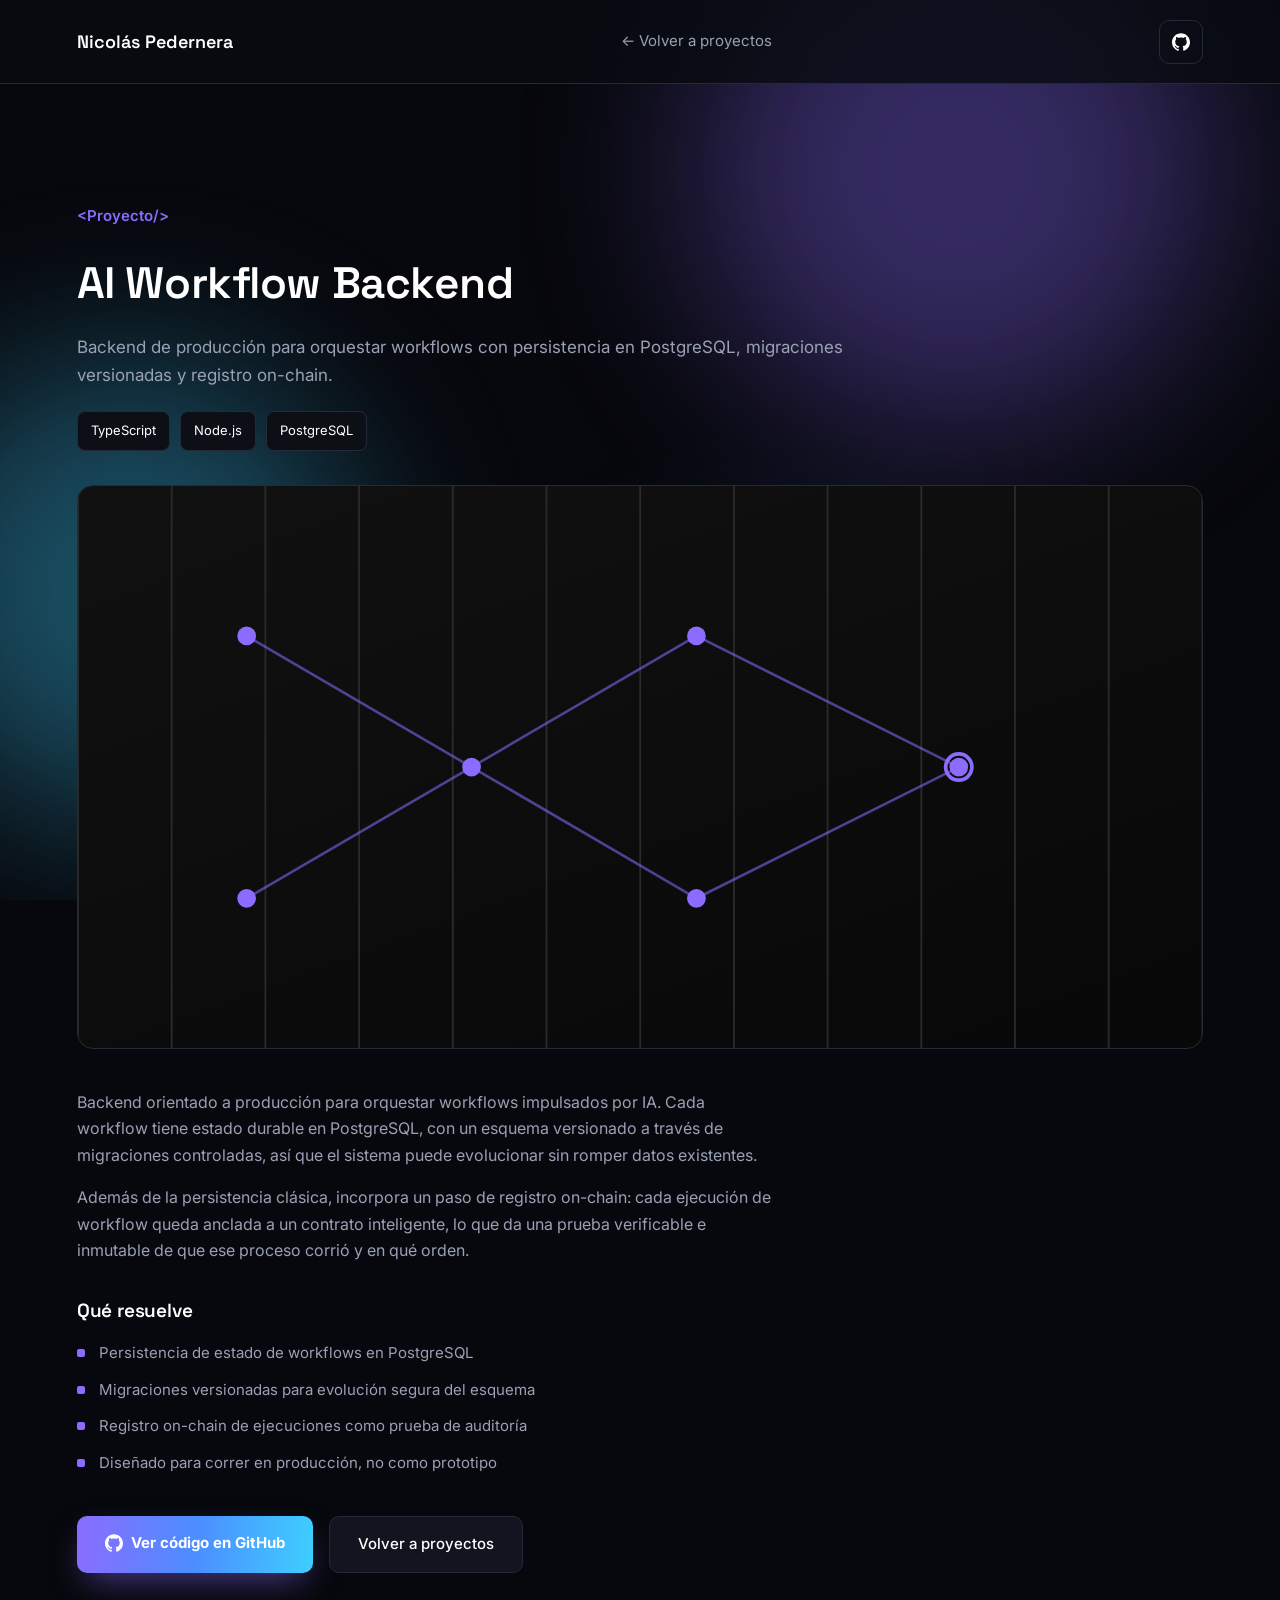
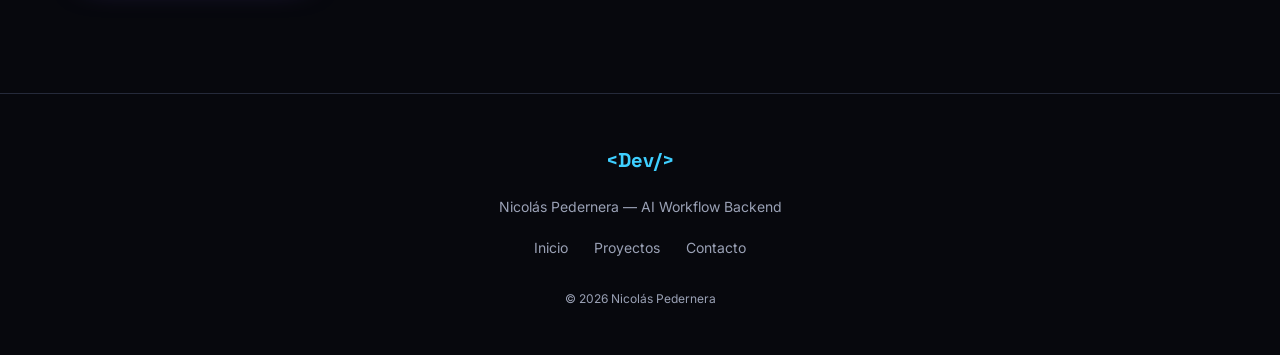
<file: proyectos/ai-workflow-backend.html>
<!doctype html>
<html lang="es">
<head>
  <meta charset="UTF-8">
  <meta name="viewport" content="width=device-width, initial-scale=1.0">
  <meta name="description" content="Backend de producción para orquestar workflows con persistencia en PostgreSQL, migraciones versionadas y registro on-chain.">
  <title>AI Workflow Backend — Nicolás Pedernera</title>
  <link rel="preconnect" href="https://fonts.googleapis.com">
  <link rel="preconnect" href="https://fonts.gstatic.com" crossorigin>
  <link href="https://fonts.googleapis.com/css2?family=Space+Grotesk:wght@500;600;700&family=Inter:wght@400;500;600&display=swap" rel="stylesheet">
  <link rel="stylesheet" href="../styles.css">
</head>
<body>
  <div class="bg-fx" aria-hidden="true"><span class="b1"></span><span class="b2"></span><span class="b3"></span></div>
  <header class="nav">
    <a class="brand" href="../index.html">Nicolás Pedernera</a>
    <nav>
      <a href="../index.html#proyectos">&larr; Volver a proyectos</a>
    </nav>
    <div class="nav-icons">
      <a class="icon-btn" href="https://github.com/Nicolas-Pedernera" target="_blank" rel="noreferrer" aria-label="GitHub"><svg class="btn-icon" fill="currentColor" role="img" viewBox="0 0 24 24" xmlns="http://www.w3.org/2000/svg"><title>GitHub</title><path d="M12 .297c-6.63 0-12 5.373-12 12 0 5.303 3.438 9.8 8.205 11.385.6.113.82-.258.82-.577 0-.285-.01-1.04-.015-2.04-3.338.724-4.042-1.61-4.042-1.61C4.422 18.07 3.633 17.7 3.633 17.7c-1.087-.744.084-.729.084-.729 1.205.084 1.838 1.236 1.838 1.236 1.07 1.835 2.809 1.305 3.495.998.108-.776.417-1.305.76-1.605-2.665-.3-5.466-1.332-5.466-5.93 0-1.31.465-2.38 1.235-3.22-.135-.303-.54-1.523.105-3.176 0 0 1.005-.322 3.3 1.23.96-.267 1.98-.399 3-.405 1.02.006 2.04.138 3 .405 2.28-1.552 3.285-1.23 3.285-1.23.645 1.653.24 2.873.12 3.176.765.84 1.23 1.91 1.23 3.22 0 4.61-2.805 5.625-5.475 5.92.42.36.81 1.096.81 2.22 0 1.606-.015 2.896-.015 3.286 0 .315.21.69.825.57C20.565 22.092 24 17.592 24 12.297c0-6.627-5.373-12-12-12"/></svg></a>
    </div>
  </header>

  <main>
    <section class="section project-detail">
      <p class="kicker">&lt;Proyecto/&gt;</p>
      <h1>AI Workflow Backend</h1>
      <p class="lede">Backend de producción para orquestar workflows con persistencia en PostgreSQL, migraciones versionadas y registro on-chain.</p>
      <div class="tags project-detail-tags"><span>TypeScript</span><span>Node.js</span><span>PostgreSQL</span></div>

      <div class="project-detail-banner"><svg viewBox="0 0 600 300" xmlns="http://www.w3.org/2000/svg"><line x1="0" y1="0" x2="0" y2="300" stroke="#2a2a2a" stroke-width="1"/><line x1="50" y1="0" x2="50" y2="300" stroke="#2a2a2a" stroke-width="1"/><line x1="100" y1="0" x2="100" y2="300" stroke="#2a2a2a" stroke-width="1"/><line x1="150" y1="0" x2="150" y2="300" stroke="#2a2a2a" stroke-width="1"/><line x1="200" y1="0" x2="200" y2="300" stroke="#2a2a2a" stroke-width="1"/><line x1="250" y1="0" x2="250" y2="300" stroke="#2a2a2a" stroke-width="1"/><line x1="300" y1="0" x2="300" y2="300" stroke="#2a2a2a" stroke-width="1"/><line x1="350" y1="0" x2="350" y2="300" stroke="#2a2a2a" stroke-width="1"/><line x1="400" y1="0" x2="400" y2="300" stroke="#2a2a2a" stroke-width="1"/><line x1="450" y1="0" x2="450" y2="300" stroke="#2a2a2a" stroke-width="1"/><line x1="500" y1="0" x2="500" y2="300" stroke="#2a2a2a" stroke-width="1"/><line x1="550" y1="0" x2="550" y2="300" stroke="#2a2a2a" stroke-width="1"/><line x1="600" y1="0" x2="600" y2="300" stroke="#2a2a2a" stroke-width="1"/><line x1="90" y1="80" x2="210" y2="150" stroke="#8B6CFF" stroke-width="1.4" opacity="0.55"/><line x1="90" y1="220" x2="210" y2="150" stroke="#8B6CFF" stroke-width="1.4" opacity="0.55"/><line x1="210" y1="150" x2="330" y2="80" stroke="#8B6CFF" stroke-width="1.4" opacity="0.55"/><line x1="210" y1="150" x2="330" y2="220" stroke="#8B6CFF" stroke-width="1.4" opacity="0.55"/><line x1="330" y1="80" x2="470" y2="150" stroke="#8B6CFF" stroke-width="1.4" opacity="0.55"/><line x1="330" y1="220" x2="470" y2="150" stroke="#8B6CFF" stroke-width="1.4" opacity="0.55"/><circle cx="90" cy="80" r="5" fill="#8B6CFF"/><circle cx="210" cy="150" r="5" fill="#8B6CFF"/><circle cx="90" cy="220" r="5" fill="#8B6CFF"/><circle cx="330" cy="80" r="5" fill="#8B6CFF"/><circle cx="330" cy="220" r="5" fill="#8B6CFF"/><circle cx="470" cy="150" r="5" fill="#8B6CFF"/><circle cx="470" cy="150" r="7" fill="none" stroke="#8B6CFF" stroke-width="2"/></svg></div>

      <div class="project-detail-body">
        <p>Backend orientado a producción para orquestar workflows impulsados por IA. Cada workflow tiene estado durable en PostgreSQL, con un esquema versionado a través de migraciones controladas, así que el sistema puede evolucionar sin romper datos existentes.</p>
        <p>Además de la persistencia clásica, incorpora un paso de registro on-chain: cada ejecución de workflow queda anclada a un contrato inteligente, lo que da una prueba verificable e inmutable de que ese proceso corrió y en qué orden.</p>
        <h3>Qué resuelve</h3>
        <ul class="project-detail-list"><li>Persistencia de estado de workflows en PostgreSQL</li><li>Migraciones versionadas para evolución segura del esquema</li><li>Registro on-chain de ejecuciones como prueba de auditoría</li><li>Diseñado para correr en producción, no como prototipo</li></ul>
      </div>

      <div class="actions">
        <a class="btn primary" href="https://github.com/Nicolas-Pedernera/ai-workflow-backend" target="_blank" rel="noreferrer"><svg fill="currentColor" role="img" viewBox="0 0 24 24" xmlns="http://www.w3.org/2000/svg" class="btn-icon" style="margin-right:8px;vertical-align:-4px"><title>GitHub</title><path d="M12 .297c-6.63 0-12 5.373-12 12 0 5.303 3.438 9.8 8.205 11.385.6.113.82-.258.82-.577 0-.285-.01-1.04-.015-2.04-3.338.724-4.042-1.61-4.042-1.61C4.422 18.07 3.633 17.7 3.633 17.7c-1.087-.744.084-.729.084-.729 1.205.084 1.838 1.236 1.838 1.236 1.07 1.835 2.809 1.305 3.495.998.108-.776.417-1.305.76-1.605-2.665-.3-5.466-1.332-5.466-5.93 0-1.31.465-2.38 1.235-3.22-.135-.303-.54-1.523.105-3.176 0 0 1.005-.322 3.3 1.23.96-.267 1.98-.399 3-.405 1.02.006 2.04.138 3 .405 2.28-1.552 3.285-1.23 3.285-1.23.645 1.653.24 2.873.12 3.176.765.84 1.23 1.91 1.23 3.22 0 4.61-2.805 5.625-5.475 5.92.42.36.81 1.096.81 2.22 0 1.606-.015 2.896-.015 3.286 0 .315.21.69.825.57C20.565 22.092 24 17.592 24 12.297c0-6.627-5.373-12-12-12"/></svg>Ver código en GitHub</a>
        <a class="btn" href="../index.html#proyectos">Volver a proyectos</a>
      </div>
    </section>
  </main>

  <footer class="site-footer">
    <a class="footer-mark" href="../index.html#inicio">&lt;Dev/&gt;</a>
    <p class="footer-credit">Nicolás Pedernera — AI Workflow Backend</p>
    <nav class="footer-nav">
      <a href="../index.html#inicio">Inicio</a>
      <a href="../index.html#proyectos">Proyectos</a>
      <a href="../index.html#contacto">Contacto</a>
    </nav>
    <p class="footer-rights">© 2026 Nicolás Pedernera</p>
  </footer>
</body>
</html>
</file>
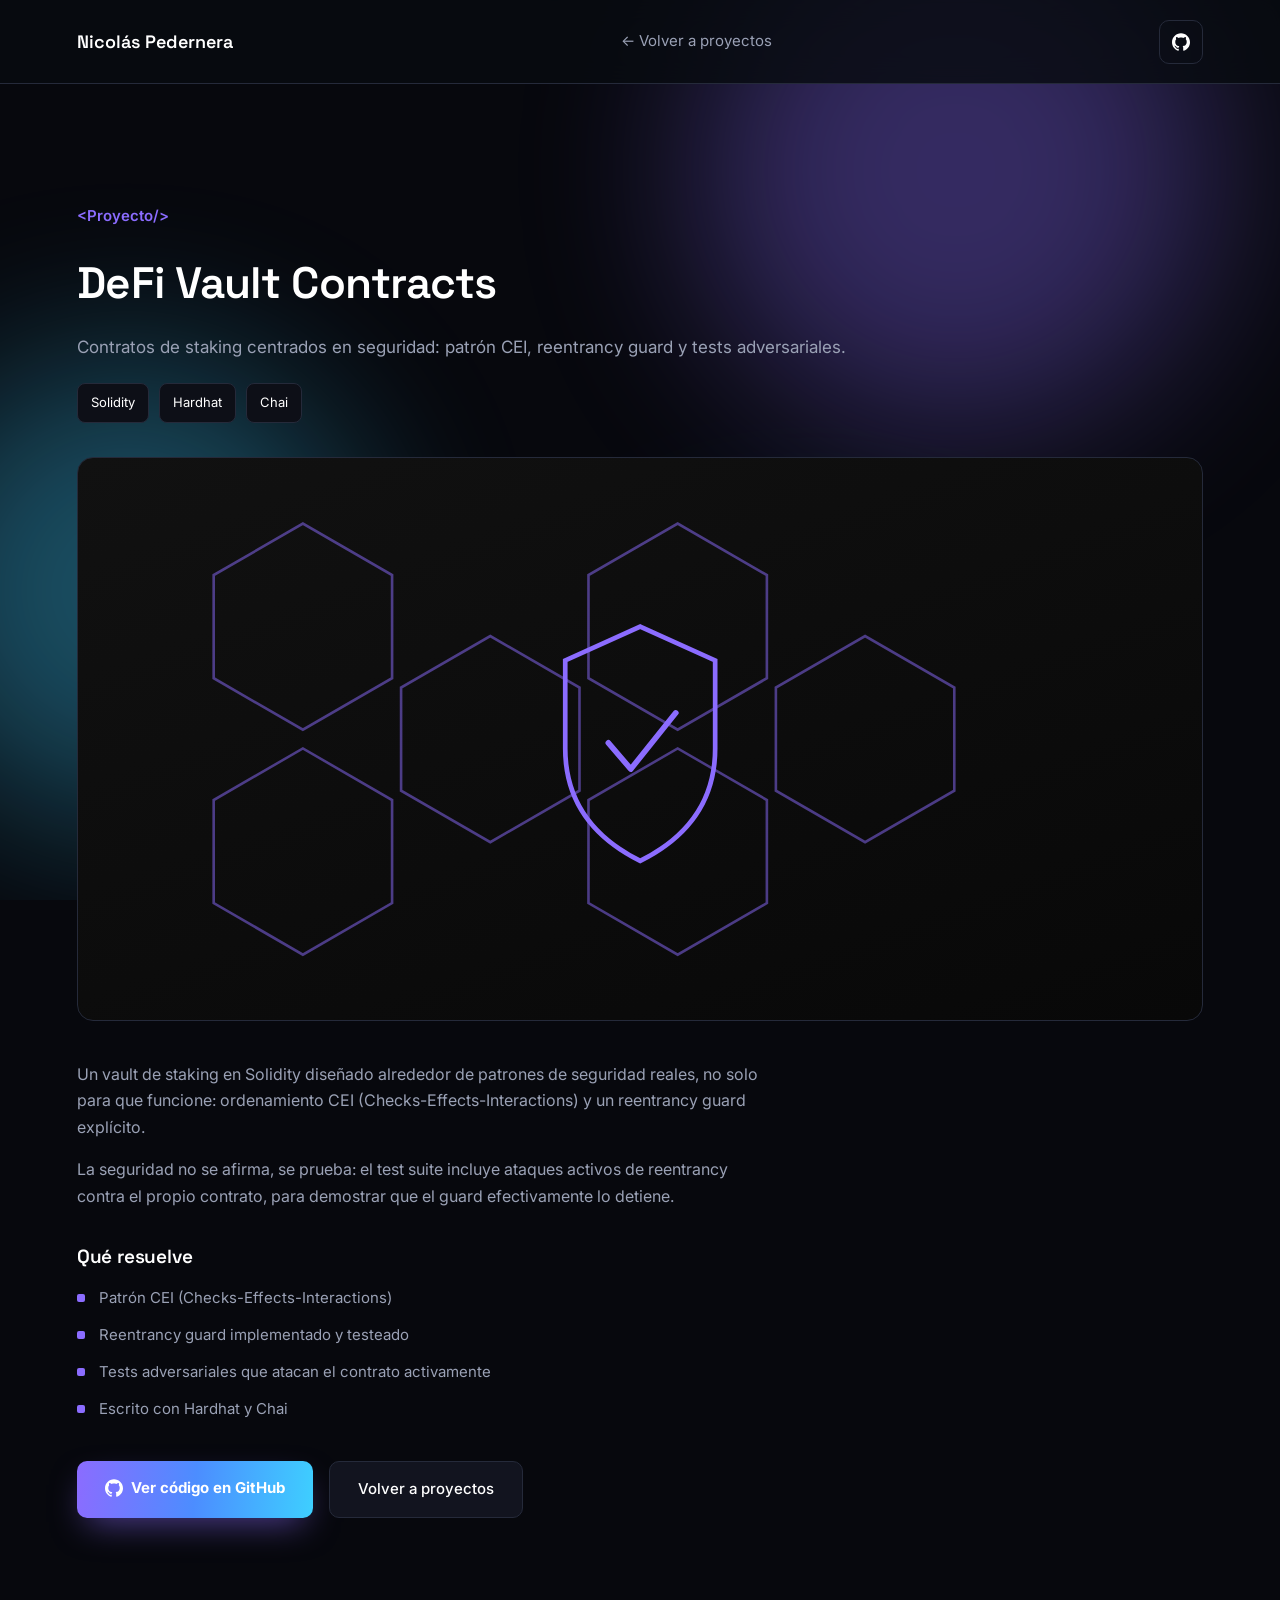
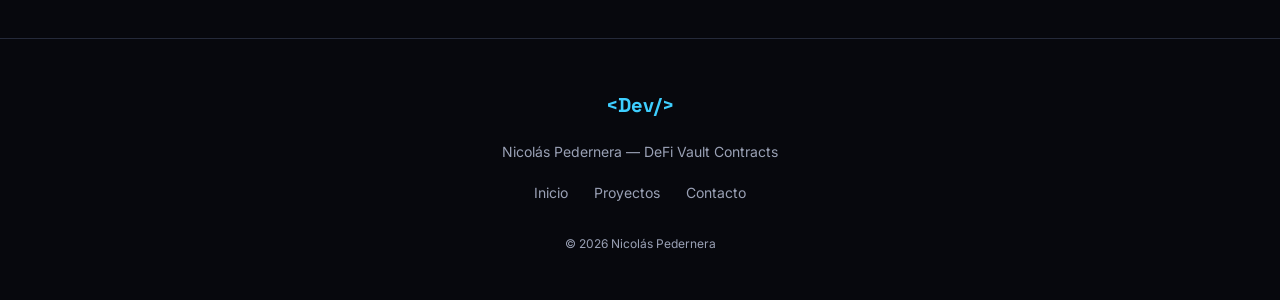
<file: proyectos/defi-vault-contracts.html>
<!doctype html>
<html lang="es">
<head>
  <meta charset="UTF-8">
  <meta name="viewport" content="width=device-width, initial-scale=1.0">
  <meta name="description" content="Contratos de staking centrados en seguridad: patrón CEI, reentrancy guard y tests adversariales.">
  <title>DeFi Vault Contracts — Nicolás Pedernera</title>
  <link rel="preconnect" href="https://fonts.googleapis.com">
  <link rel="preconnect" href="https://fonts.gstatic.com" crossorigin>
  <link href="https://fonts.googleapis.com/css2?family=Space+Grotesk:wght@500;600;700&family=Inter:wght@400;500;600&display=swap" rel="stylesheet">
  <link rel="stylesheet" href="../styles.css">
</head>
<body>
  <div class="bg-fx" aria-hidden="true"><span class="b1"></span><span class="b2"></span><span class="b3"></span></div>
  <header class="nav">
    <a class="brand" href="../index.html">Nicolás Pedernera</a>
    <nav>
      <a href="../index.html#proyectos">&larr; Volver a proyectos</a>
    </nav>
    <div class="nav-icons">
      <a class="icon-btn" href="https://github.com/Nicolas-Pedernera" target="_blank" rel="noreferrer" aria-label="GitHub"><svg class="btn-icon" fill="currentColor" role="img" viewBox="0 0 24 24" xmlns="http://www.w3.org/2000/svg"><title>GitHub</title><path d="M12 .297c-6.63 0-12 5.373-12 12 0 5.303 3.438 9.8 8.205 11.385.6.113.82-.258.82-.577 0-.285-.01-1.04-.015-2.04-3.338.724-4.042-1.61-4.042-1.61C4.422 18.07 3.633 17.7 3.633 17.7c-1.087-.744.084-.729.084-.729 1.205.084 1.838 1.236 1.838 1.236 1.07 1.835 2.809 1.305 3.495.998.108-.776.417-1.305.76-1.605-2.665-.3-5.466-1.332-5.466-5.93 0-1.31.465-2.38 1.235-3.22-.135-.303-.54-1.523.105-3.176 0 0 1.005-.322 3.3 1.23.96-.267 1.98-.399 3-.405 1.02.006 2.04.138 3 .405 2.28-1.552 3.285-1.23 3.285-1.23.645 1.653.24 2.873.12 3.176.765.84 1.23 1.91 1.23 3.22 0 4.61-2.805 5.625-5.475 5.92.42.36.81 1.096.81 2.22 0 1.606-.015 2.896-.015 3.286 0 .315.21.69.825.57C20.565 22.092 24 17.592 24 12.297c0-6.627-5.373-12-12-12"/></svg></a>
    </div>
  </header>

  <main>
    <section class="section project-detail">
      <p class="kicker">&lt;Proyecto/&gt;</p>
      <h1>DeFi Vault Contracts</h1>
      <p class="lede">Contratos de staking centrados en seguridad: patrón CEI, reentrancy guard y tests adversariales.</p>
      <div class="tags project-detail-tags"><span>Solidity</span><span>Hardhat</span><span>Chai</span></div>

      <div class="project-detail-banner"><svg viewBox="0 0 600 300" xmlns="http://www.w3.org/2000/svg"><polygon points="167.6,62.5 167.6,117.5 120.0,145.0 72.4,117.5 72.4,62.5 120.0,35.0" fill="none" stroke="#8B6CFF" stroke-width="1.4" opacity="0.5"/><polygon points="267.6,122.5 267.6,177.5 220.0,205.0 172.4,177.5 172.4,122.5 220.0,95.0" fill="none" stroke="#8B6CFF" stroke-width="1.4" opacity="0.5"/><polygon points="167.6,182.5 167.6,237.5 120.0,265.0 72.4,237.5 72.4,182.5 120.0,155.0" fill="none" stroke="#8B6CFF" stroke-width="1.4" opacity="0.5"/><polygon points="367.6,62.5 367.6,117.5 320.0,145.0 272.4,117.5 272.4,62.5 320.0,35.0" fill="none" stroke="#8B6CFF" stroke-width="1.4" opacity="0.5"/><polygon points="367.6,182.5 367.6,237.5 320.0,265.0 272.4,237.5 272.4,182.5 320.0,155.0" fill="none" stroke="#8B6CFF" stroke-width="1.4" opacity="0.5"/><polygon points="467.6,122.5 467.6,177.5 420.0,205.0 372.4,177.5 372.4,122.5 420.0,95.0" fill="none" stroke="#8B6CFF" stroke-width="1.4" opacity="0.5"/><path d="M300 90 L340 108 L340 155 Q340 195 300 215 Q260 195 260 155 L260 108 Z" fill="none" stroke="#8B6CFF" stroke-width="2.5"/><path d="M283 152 l12 14 l24 -30" fill="none" stroke="#8B6CFF" stroke-width="3" stroke-linecap="round" stroke-linejoin="round"/></svg></div>

      <div class="project-detail-body">
        <p>Un vault de staking en Solidity diseñado alrededor de patrones de seguridad reales, no solo para que funcione: ordenamiento CEI (Checks-Effects-Interactions) y un reentrancy guard explícito.</p>
        <p>La seguridad no se afirma, se prueba: el test suite incluye ataques activos de reentrancy contra el propio contrato, para demostrar que el guard efectivamente lo detiene.</p>
        <h3>Qué resuelve</h3>
        <ul class="project-detail-list"><li>Patrón CEI (Checks-Effects-Interactions)</li><li>Reentrancy guard implementado y testeado</li><li>Tests adversariales que atacan el contrato activamente</li><li>Escrito con Hardhat y Chai</li></ul>
      </div>

      <div class="actions">
        <a class="btn primary" href="https://github.com/Nicolas-Pedernera/defi-vault-contracts" target="_blank" rel="noreferrer"><svg fill="currentColor" role="img" viewBox="0 0 24 24" xmlns="http://www.w3.org/2000/svg" class="btn-icon" style="margin-right:8px;vertical-align:-4px"><title>GitHub</title><path d="M12 .297c-6.63 0-12 5.373-12 12 0 5.303 3.438 9.8 8.205 11.385.6.113.82-.258.82-.577 0-.285-.01-1.04-.015-2.04-3.338.724-4.042-1.61-4.042-1.61C4.422 18.07 3.633 17.7 3.633 17.7c-1.087-.744.084-.729.084-.729 1.205.084 1.838 1.236 1.838 1.236 1.07 1.835 2.809 1.305 3.495.998.108-.776.417-1.305.76-1.605-2.665-.3-5.466-1.332-5.466-5.93 0-1.31.465-2.38 1.235-3.22-.135-.303-.54-1.523.105-3.176 0 0 1.005-.322 3.3 1.23.96-.267 1.98-.399 3-.405 1.02.006 2.04.138 3 .405 2.28-1.552 3.285-1.23 3.285-1.23.645 1.653.24 2.873.12 3.176.765.84 1.23 1.91 1.23 3.22 0 4.61-2.805 5.625-5.475 5.92.42.36.81 1.096.81 2.22 0 1.606-.015 2.896-.015 3.286 0 .315.21.69.825.57C20.565 22.092 24 17.592 24 12.297c0-6.627-5.373-12-12-12"/></svg>Ver código en GitHub</a>
        <a class="btn" href="../index.html#proyectos">Volver a proyectos</a>
      </div>
    </section>
  </main>

  <footer class="site-footer">
    <a class="footer-mark" href="../index.html#inicio">&lt;Dev/&gt;</a>
    <p class="footer-credit">Nicolás Pedernera — DeFi Vault Contracts</p>
    <nav class="footer-nav">
      <a href="../index.html#inicio">Inicio</a>
      <a href="../index.html#proyectos">Proyectos</a>
      <a href="../index.html#contacto">Contacto</a>
    </nav>
    <p class="footer-rights">© 2026 Nicolás Pedernera</p>
  </footer>
</body>
</html>
</file>
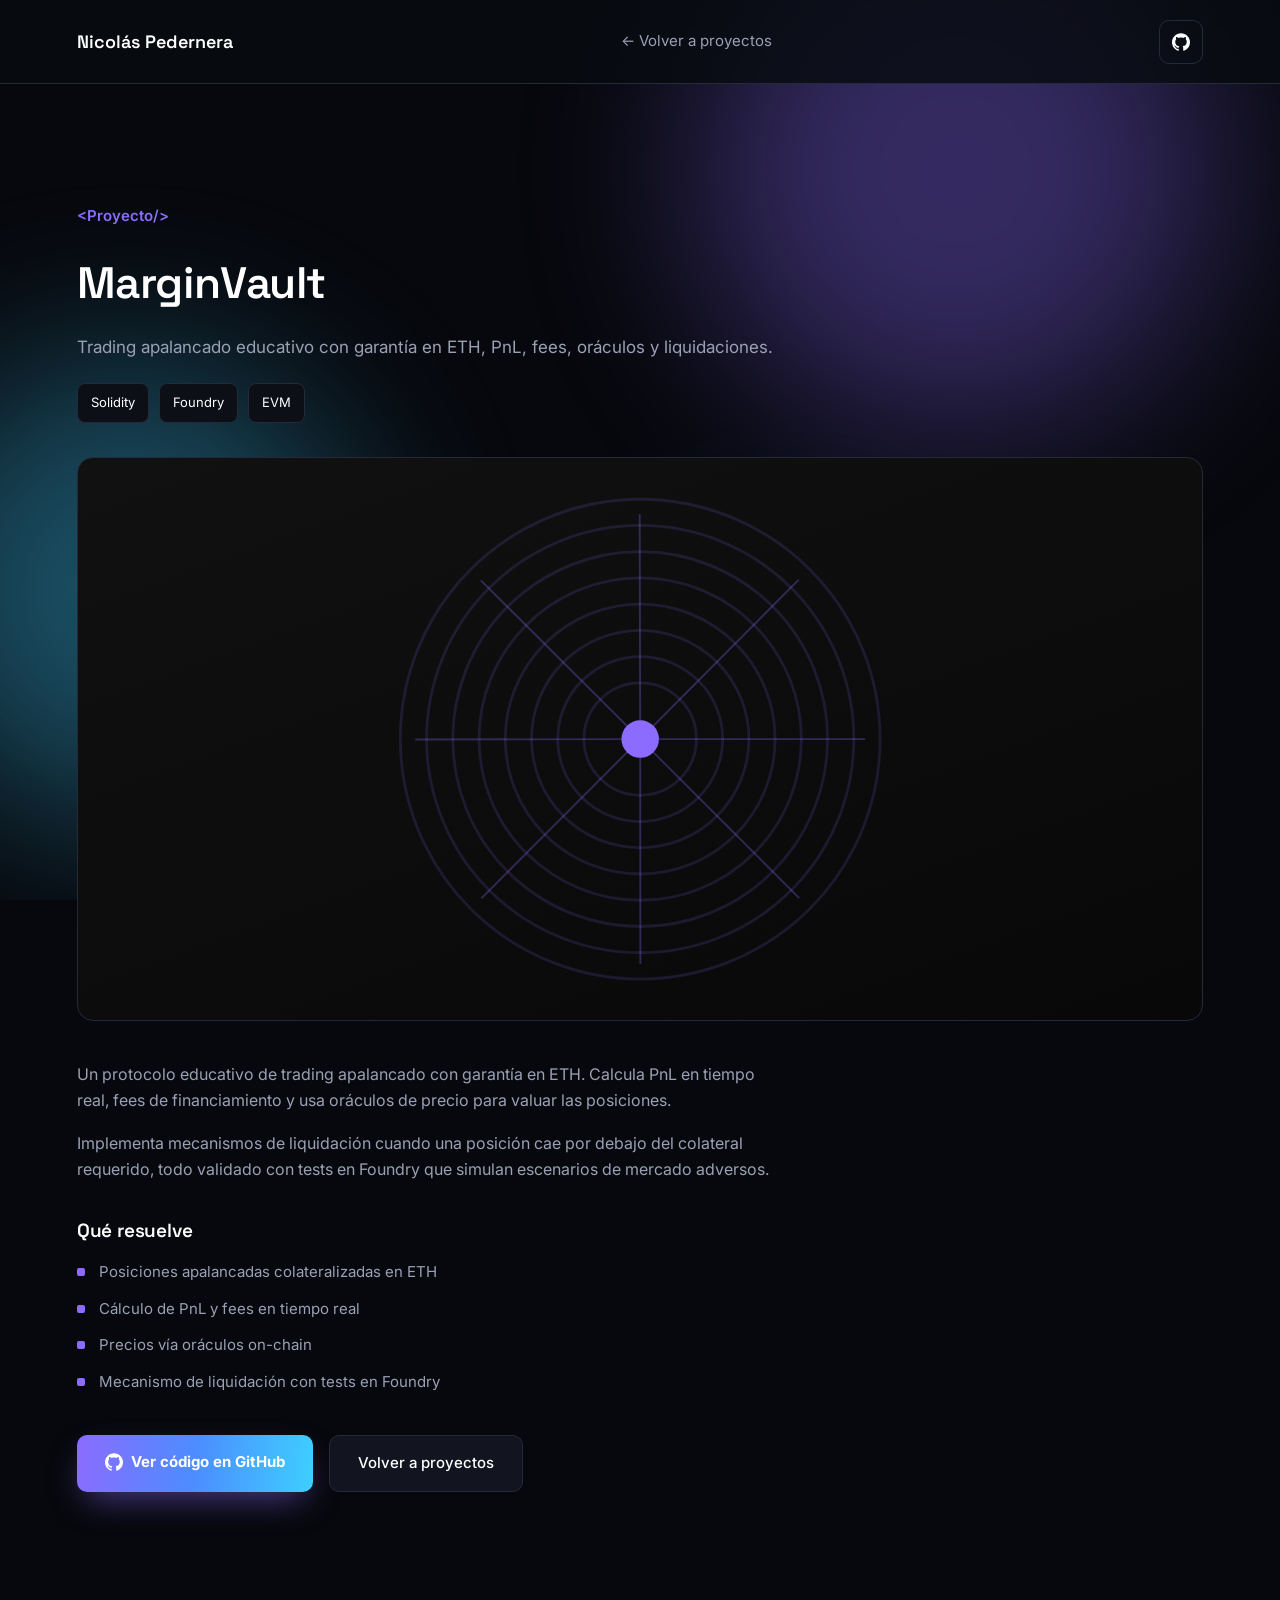
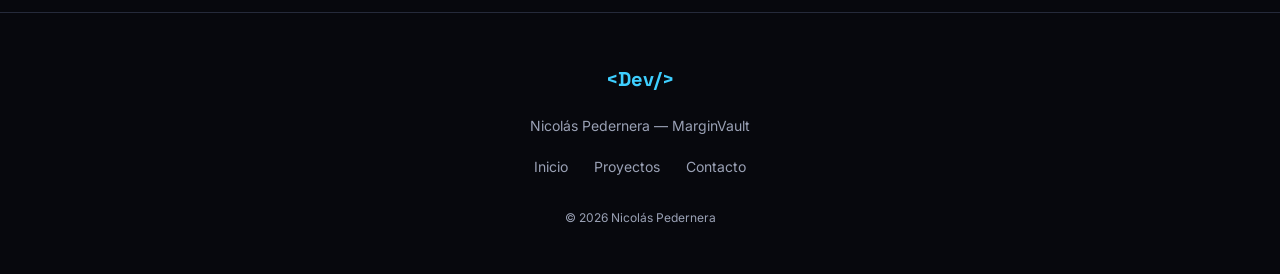
<file: proyectos/marginvault.html>
<!doctype html>
<html lang="es">
<head>
  <meta charset="UTF-8">
  <meta name="viewport" content="width=device-width, initial-scale=1.0">
  <meta name="description" content="Trading apalancado educativo con garantía en ETH, PnL, fees, oráculos y liquidaciones.">
  <title>MarginVault — Nicolás Pedernera</title>
  <link rel="preconnect" href="https://fonts.googleapis.com">
  <link rel="preconnect" href="https://fonts.gstatic.com" crossorigin>
  <link href="https://fonts.googleapis.com/css2?family=Space+Grotesk:wght@500;600;700&family=Inter:wght@400;500;600&display=swap" rel="stylesheet">
  <link rel="stylesheet" href="../styles.css">
</head>
<body>
  <div class="bg-fx" aria-hidden="true"><span class="b1"></span><span class="b2"></span><span class="b3"></span></div>
  <header class="nav">
    <a class="brand" href="../index.html">Nicolás Pedernera</a>
    <nav>
      <a href="../index.html#proyectos">&larr; Volver a proyectos</a>
    </nav>
    <div class="nav-icons">
      <a class="icon-btn" href="https://github.com/Nicolas-Pedernera" target="_blank" rel="noreferrer" aria-label="GitHub"><svg class="btn-icon" fill="currentColor" role="img" viewBox="0 0 24 24" xmlns="http://www.w3.org/2000/svg"><title>GitHub</title><path d="M12 .297c-6.63 0-12 5.373-12 12 0 5.303 3.438 9.8 8.205 11.385.6.113.82-.258.82-.577 0-.285-.01-1.04-.015-2.04-3.338.724-4.042-1.61-4.042-1.61C4.422 18.07 3.633 17.7 3.633 17.7c-1.087-.744.084-.729.084-.729 1.205.084 1.838 1.236 1.838 1.236 1.07 1.835 2.809 1.305 3.495.998.108-.776.417-1.305.76-1.605-2.665-.3-5.466-1.332-5.466-5.93 0-1.31.465-2.38 1.235-3.22-.135-.303-.54-1.523.105-3.176 0 0 1.005-.322 3.3 1.23.96-.267 1.98-.399 3-.405 1.02.006 2.04.138 3 .405 2.28-1.552 3.285-1.23 3.285-1.23.645 1.653.24 2.873.12 3.176.765.84 1.23 1.91 1.23 3.22 0 4.61-2.805 5.625-5.475 5.92.42.36.81 1.096.81 2.22 0 1.606-.015 2.896-.015 3.286 0 .315.21.69.825.57C20.565 22.092 24 17.592 24 12.297c0-6.627-5.373-12-12-12"/></svg></a>
    </div>
  </header>

  <main>
    <section class="section project-detail">
      <p class="kicker">&lt;Proyecto/&gt;</p>
      <h1>MarginVault</h1>
      <p class="lede">Trading apalancado educativo con garantía en ETH, PnL, fees, oráculos y liquidaciones.</p>
      <div class="tags project-detail-tags"><span>Solidity</span><span>Foundry</span><span>EVM</span></div>

      <div class="project-detail-banner"><svg viewBox="0 0 600 300" xmlns="http://www.w3.org/2000/svg"><line x1="300" y1="150" x2="420.0" y2="150.0" stroke="#8B6CFF" stroke-width="1" opacity="0.3"/><line x1="300" y1="150" x2="384.88659230006397" y2="234.81902173264393" stroke="#8B6CFF" stroke-width="1" opacity="0.3"/><line x1="300" y1="150" x2="300.095559205288" y2="269.9999619518202" stroke="#8B6CFF" stroke-width="1" opacity="0.3"/><line x1="300" y1="150" x2="215.2486026215994" y2="234.95410903781186" stroke="#8B6CFF" stroke-width="1" opacity="0.3"/><line x1="300" y1="150" x2="180.00015219269525" y2="150.1911183499784" stroke="#8B6CFF" stroke-width="1" opacity="0.3"/><line x1="300" y1="150" x2="214.97842809692725" y2="65.3162807197828" stroke="#8B6CFF" stroke-width="1" opacity="0.3"/><line x1="300" y1="150" x2="299.71332262652624" y2="30.000342433473847" stroke="#8B6CFF" stroke-width="1" opacity="0.3"/><line x1="300" y1="150" x2="384.61598748101073" y2="64.91101914693398" stroke="#8B6CFF" stroke-width="1" opacity="0.3"/><circle cx="300" cy="150" r="30" fill="none" stroke="#8B6CFF" stroke-width="1.5" opacity="0.15"/><circle cx="300" cy="150" r="44" fill="none" stroke="#8B6CFF" stroke-width="1.5" opacity="0.15"/><circle cx="300" cy="150" r="58" fill="none" stroke="#8B6CFF" stroke-width="1.5" opacity="0.15"/><circle cx="300" cy="150" r="72" fill="none" stroke="#8B6CFF" stroke-width="1.5" opacity="0.15"/><circle cx="300" cy="150" r="86" fill="none" stroke="#8B6CFF" stroke-width="1.5" opacity="0.15"/><circle cx="300" cy="150" r="100" fill="none" stroke="#8B6CFF" stroke-width="1.5" opacity="0.15"/><circle cx="300" cy="150" r="114" fill="none" stroke="#8B6CFF" stroke-width="1.5" opacity="0.15"/><circle cx="300" cy="150" r="128" fill="none" stroke="#8B6CFF" stroke-width="1.5" opacity="0.15"/><circle cx="300" cy="150" r="10" fill="#8B6CFF"/></svg></div>

      <div class="project-detail-body">
        <p>Un protocolo educativo de trading apalancado con garantía en ETH. Calcula PnL en tiempo real, fees de financiamiento y usa oráculos de precio para valuar las posiciones.</p>
        <p>Implementa mecanismos de liquidación cuando una posición cae por debajo del colateral requerido, todo validado con tests en Foundry que simulan escenarios de mercado adversos.</p>
        <h3>Qué resuelve</h3>
        <ul class="project-detail-list"><li>Posiciones apalancadas colateralizadas en ETH</li><li>Cálculo de PnL y fees en tiempo real</li><li>Precios vía oráculos on-chain</li><li>Mecanismo de liquidación con tests en Foundry</li></ul>
      </div>

      <div class="actions">
        <a class="btn primary" href="https://github.com/Nicolas-Pedernera/MarginVault" target="_blank" rel="noreferrer"><svg fill="currentColor" role="img" viewBox="0 0 24 24" xmlns="http://www.w3.org/2000/svg" class="btn-icon" style="margin-right:8px;vertical-align:-4px"><title>GitHub</title><path d="M12 .297c-6.63 0-12 5.373-12 12 0 5.303 3.438 9.8 8.205 11.385.6.113.82-.258.82-.577 0-.285-.01-1.04-.015-2.04-3.338.724-4.042-1.61-4.042-1.61C4.422 18.07 3.633 17.7 3.633 17.7c-1.087-.744.084-.729.084-.729 1.205.084 1.838 1.236 1.838 1.236 1.07 1.835 2.809 1.305 3.495.998.108-.776.417-1.305.76-1.605-2.665-.3-5.466-1.332-5.466-5.93 0-1.31.465-2.38 1.235-3.22-.135-.303-.54-1.523.105-3.176 0 0 1.005-.322 3.3 1.23.96-.267 1.98-.399 3-.405 1.02.006 2.04.138 3 .405 2.28-1.552 3.285-1.23 3.285-1.23.645 1.653.24 2.873.12 3.176.765.84 1.23 1.91 1.23 3.22 0 4.61-2.805 5.625-5.475 5.92.42.36.81 1.096.81 2.22 0 1.606-.015 2.896-.015 3.286 0 .315.21.69.825.57C20.565 22.092 24 17.592 24 12.297c0-6.627-5.373-12-12-12"/></svg>Ver código en GitHub</a>
        <a class="btn" href="../index.html#proyectos">Volver a proyectos</a>
      </div>
    </section>
  </main>

  <footer class="site-footer">
    <a class="footer-mark" href="../index.html#inicio">&lt;Dev/&gt;</a>
    <p class="footer-credit">Nicolás Pedernera — MarginVault</p>
    <nav class="footer-nav">
      <a href="../index.html#inicio">Inicio</a>
      <a href="../index.html#proyectos">Proyectos</a>
      <a href="../index.html#contacto">Contacto</a>
    </nav>
    <p class="footer-rights">© 2026 Nicolás Pedernera</p>
  </footer>
</body>
</html>
</file>
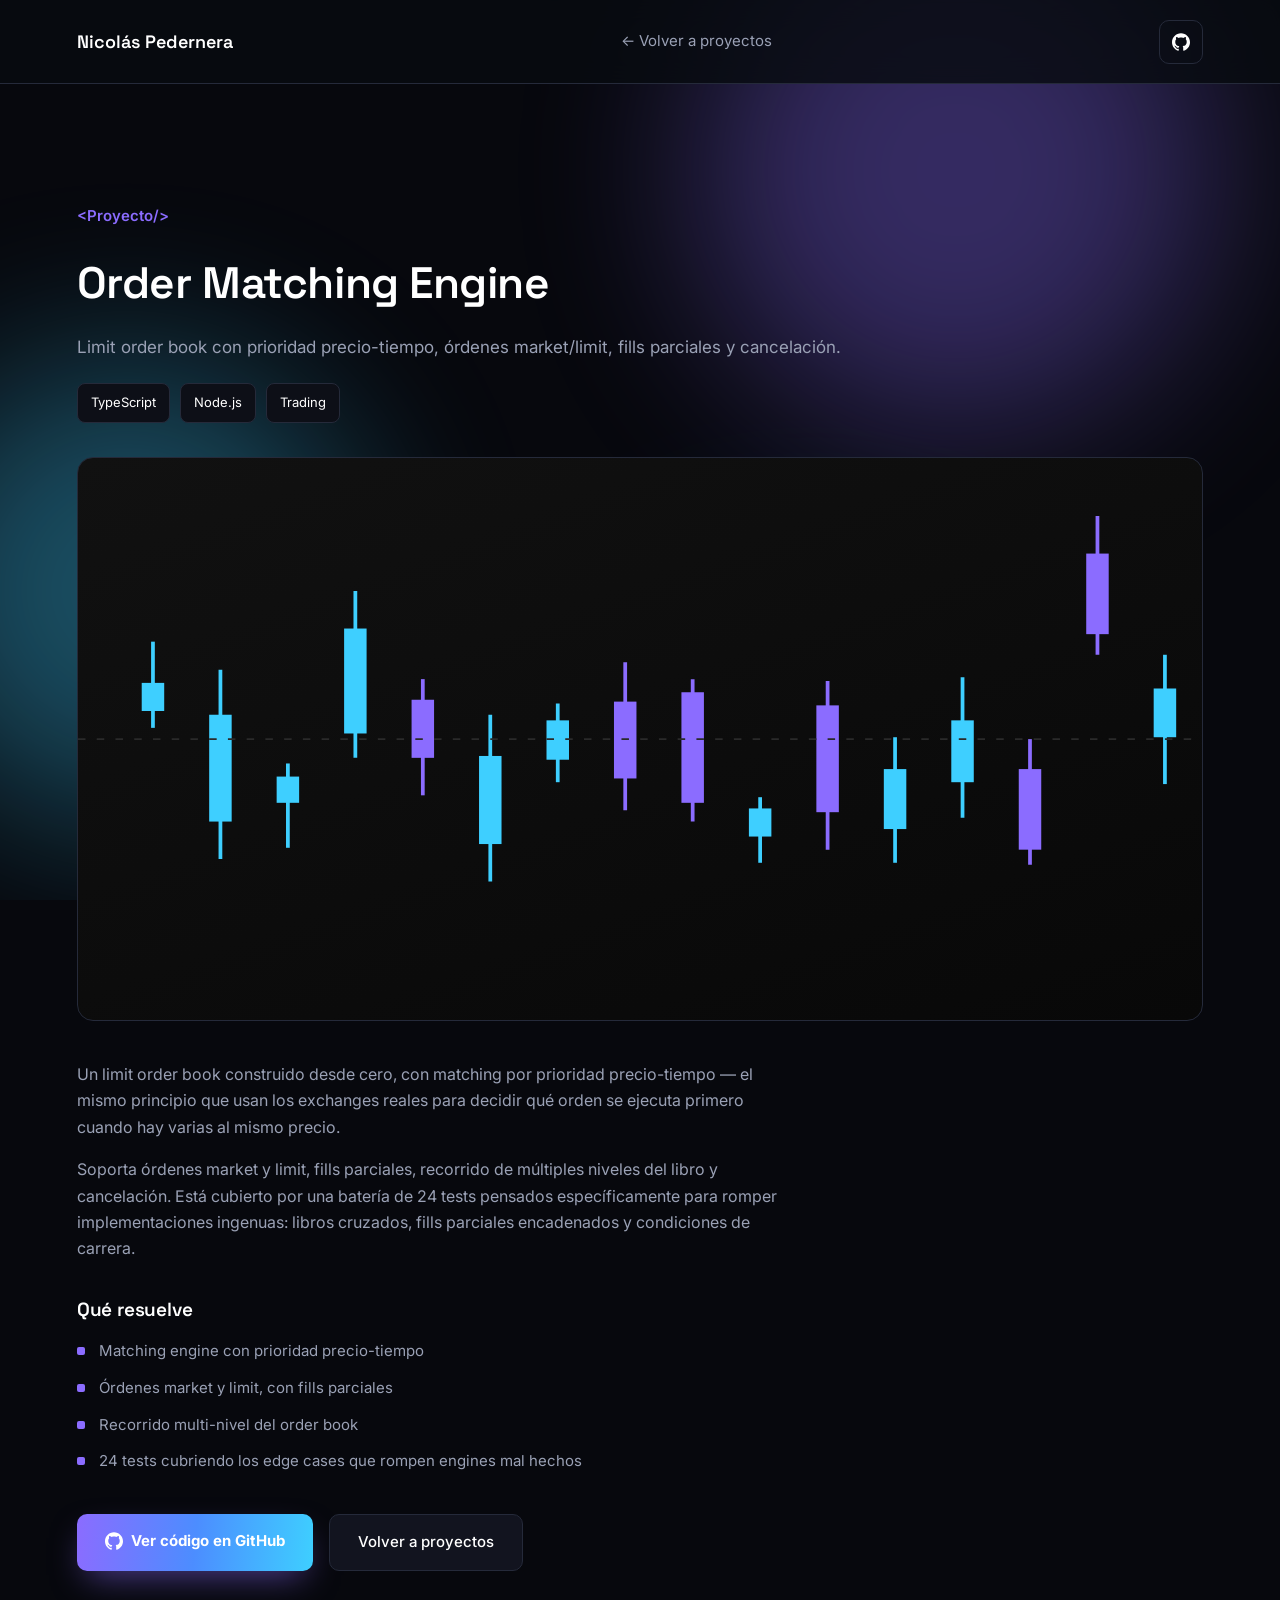
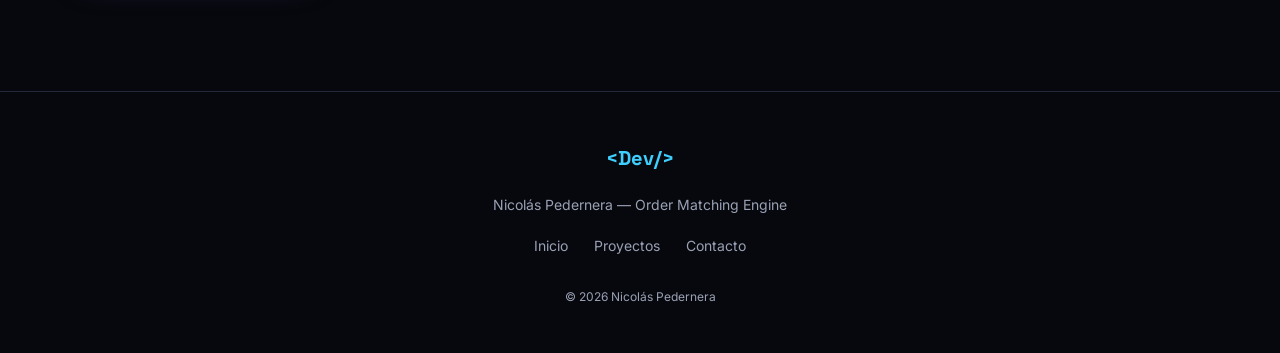
<file: proyectos/order-matching-engine.html>
<!doctype html>
<html lang="es">
<head>
  <meta charset="UTF-8">
  <meta name="viewport" content="width=device-width, initial-scale=1.0">
  <meta name="description" content="Limit order book con prioridad precio-tiempo, órdenes market/limit, fills parciales y cancelación.">
  <title>Order Matching Engine — Nicolás Pedernera</title>
  <link rel="preconnect" href="https://fonts.googleapis.com">
  <link rel="preconnect" href="https://fonts.gstatic.com" crossorigin>
  <link href="https://fonts.googleapis.com/css2?family=Space+Grotesk:wght@500;600;700&family=Inter:wght@400;500;600&display=swap" rel="stylesheet">
  <link rel="stylesheet" href="../styles.css">
</head>
<body>
  <div class="bg-fx" aria-hidden="true"><span class="b1"></span><span class="b2"></span><span class="b3"></span></div>
  <header class="nav">
    <a class="brand" href="../index.html">Nicolás Pedernera</a>
    <nav>
      <a href="../index.html#proyectos">&larr; Volver a proyectos</a>
    </nav>
    <div class="nav-icons">
      <a class="icon-btn" href="https://github.com/Nicolas-Pedernera" target="_blank" rel="noreferrer" aria-label="GitHub"><svg class="btn-icon" fill="currentColor" role="img" viewBox="0 0 24 24" xmlns="http://www.w3.org/2000/svg"><title>GitHub</title><path d="M12 .297c-6.63 0-12 5.373-12 12 0 5.303 3.438 9.8 8.205 11.385.6.113.82-.258.82-.577 0-.285-.01-1.04-.015-2.04-3.338.724-4.042-1.61-4.042-1.61C4.422 18.07 3.633 17.7 3.633 17.7c-1.087-.744.084-.729.084-.729 1.205.084 1.838 1.236 1.838 1.236 1.07 1.835 2.809 1.305 3.495.998.108-.776.417-1.305.76-1.605-2.665-.3-5.466-1.332-5.466-5.93 0-1.31.465-2.38 1.235-3.22-.135-.303-.54-1.523.105-3.176 0 0 1.005-.322 3.3 1.23.96-.267 1.98-.399 3-.405 1.02.006 2.04.138 3 .405 2.28-1.552 3.285-1.23 3.285-1.23.645 1.653.24 2.873.12 3.176.765.84 1.23 1.91 1.23 3.22 0 4.61-2.805 5.625-5.475 5.92.42.36.81 1.096.81 2.22 0 1.606-.015 2.896-.015 3.286 0 .315.21.69.825.57C20.565 22.092 24 17.592 24 12.297c0-6.627-5.373-12-12-12"/></svg></a>
    </div>
  </header>

  <main>
    <section class="section project-detail">
      <p class="kicker">&lt;Proyecto/&gt;</p>
      <h1>Order Matching Engine</h1>
      <p class="lede">Limit order book con prioridad precio-tiempo, órdenes market/limit, fills parciales y cancelación.</p>
      <div class="tags project-detail-tags"><span>TypeScript</span><span>Node.js</span><span>Trading</span></div>

      <div class="project-detail-banner"><svg viewBox="0 0 600 300" xmlns="http://www.w3.org/2000/svg"><line x1="40" y1="98" x2="40" y2="144" stroke="#3ECFFF" stroke-width="2"/><rect x="34" y="120" width="12" height="15" fill="#3ECFFF"/><line x1="76" y1="113" x2="76" y2="214" stroke="#3ECFFF" stroke-width="2"/><rect x="70" y="137" width="12" height="57" fill="#3ECFFF"/><line x1="112" y1="163" x2="112" y2="208" stroke="#3ECFFF" stroke-width="2"/><rect x="106" y="170" width="12" height="14" fill="#3ECFFF"/><line x1="148" y1="71" x2="148" y2="160" stroke="#3ECFFF" stroke-width="2"/><rect x="142" y="91" width="12" height="56" fill="#3ECFFF"/><line x1="184" y1="118" x2="184" y2="180" stroke="#8B6CFF" stroke-width="2"/><rect x="178" y="129" width="12" height="31" fill="#8B6CFF"/><line x1="220" y1="137" x2="220" y2="226" stroke="#3ECFFF" stroke-width="2"/><rect x="214" y="159" width="12" height="47" fill="#3ECFFF"/><line x1="256" y1="131" x2="256" y2="173" stroke="#3ECFFF" stroke-width="2"/><rect x="250" y="140" width="12" height="21" fill="#3ECFFF"/><line x1="292" y1="109" x2="292" y2="188" stroke="#8B6CFF" stroke-width="2"/><rect x="286" y="130" width="12" height="41" fill="#8B6CFF"/><line x1="328" y1="118" x2="328" y2="194" stroke="#8B6CFF" stroke-width="2"/><rect x="322" y="125" width="12" height="59" fill="#8B6CFF"/><line x1="364" y1="181" x2="364" y2="216" stroke="#3ECFFF" stroke-width="2"/><rect x="358" y="187" width="12" height="15" fill="#3ECFFF"/><line x1="400" y1="119" x2="400" y2="209" stroke="#8B6CFF" stroke-width="2"/><rect x="394" y="132" width="12" height="57" fill="#8B6CFF"/><line x1="436" y1="149" x2="436" y2="216" stroke="#3ECFFF" stroke-width="2"/><rect x="430" y="166" width="12" height="32" fill="#3ECFFF"/><line x1="472" y1="117" x2="472" y2="192" stroke="#3ECFFF" stroke-width="2"/><rect x="466" y="140" width="12" height="33" fill="#3ECFFF"/><line x1="508" y1="150" x2="508" y2="217" stroke="#8B6CFF" stroke-width="2"/><rect x="502" y="166" width="12" height="43" fill="#8B6CFF"/><line x1="544" y1="31" x2="544" y2="105" stroke="#8B6CFF" stroke-width="2"/><rect x="538" y="51" width="12" height="43" fill="#8B6CFF"/><line x1="580" y1="105" x2="580" y2="174" stroke="#3ECFFF" stroke-width="2"/><rect x="574" y="123" width="12" height="26" fill="#3ECFFF"/><line x1="0" y1="150" x2="600" y2="150" stroke="#2a2a2a" stroke-width="1" stroke-dasharray="4 6"/></svg></div>

      <div class="project-detail-body">
        <p>Un limit order book construido desde cero, con matching por prioridad precio-tiempo — el mismo principio que usan los exchanges reales para decidir qué orden se ejecuta primero cuando hay varias al mismo precio.</p>
        <p>Soporta órdenes market y limit, fills parciales, recorrido de múltiples niveles del libro y cancelación. Está cubierto por una batería de 24 tests pensados específicamente para romper implementaciones ingenuas: libros cruzados, fills parciales encadenados y condiciones de carrera.</p>
        <h3>Qué resuelve</h3>
        <ul class="project-detail-list"><li>Matching engine con prioridad precio-tiempo</li><li>Órdenes market y limit, con fills parciales</li><li>Recorrido multi-nivel del order book</li><li>24 tests cubriendo los edge cases que rompen engines mal hechos</li></ul>
      </div>

      <div class="actions">
        <a class="btn primary" href="https://github.com/Nicolas-Pedernera/order-matching-engine" target="_blank" rel="noreferrer"><svg fill="currentColor" role="img" viewBox="0 0 24 24" xmlns="http://www.w3.org/2000/svg" class="btn-icon" style="margin-right:8px;vertical-align:-4px"><title>GitHub</title><path d="M12 .297c-6.63 0-12 5.373-12 12 0 5.303 3.438 9.8 8.205 11.385.6.113.82-.258.82-.577 0-.285-.01-1.04-.015-2.04-3.338.724-4.042-1.61-4.042-1.61C4.422 18.07 3.633 17.7 3.633 17.7c-1.087-.744.084-.729.084-.729 1.205.084 1.838 1.236 1.838 1.236 1.07 1.835 2.809 1.305 3.495.998.108-.776.417-1.305.76-1.605-2.665-.3-5.466-1.332-5.466-5.93 0-1.31.465-2.38 1.235-3.22-.135-.303-.54-1.523.105-3.176 0 0 1.005-.322 3.3 1.23.96-.267 1.98-.399 3-.405 1.02.006 2.04.138 3 .405 2.28-1.552 3.285-1.23 3.285-1.23.645 1.653.24 2.873.12 3.176.765.84 1.23 1.91 1.23 3.22 0 4.61-2.805 5.625-5.475 5.92.42.36.81 1.096.81 2.22 0 1.606-.015 2.896-.015 3.286 0 .315.21.69.825.57C20.565 22.092 24 17.592 24 12.297c0-6.627-5.373-12-12-12"/></svg>Ver código en GitHub</a>
        <a class="btn" href="../index.html#proyectos">Volver a proyectos</a>
      </div>
    </section>
  </main>

  <footer class="site-footer">
    <a class="footer-mark" href="../index.html#inicio">&lt;Dev/&gt;</a>
    <p class="footer-credit">Nicolás Pedernera — Order Matching Engine</p>
    <nav class="footer-nav">
      <a href="../index.html#inicio">Inicio</a>
      <a href="../index.html#proyectos">Proyectos</a>
      <a href="../index.html#contacto">Contacto</a>
    </nav>
    <p class="footer-rights">© 2026 Nicolás Pedernera</p>
  </footer>
</body>
</html>
</file>
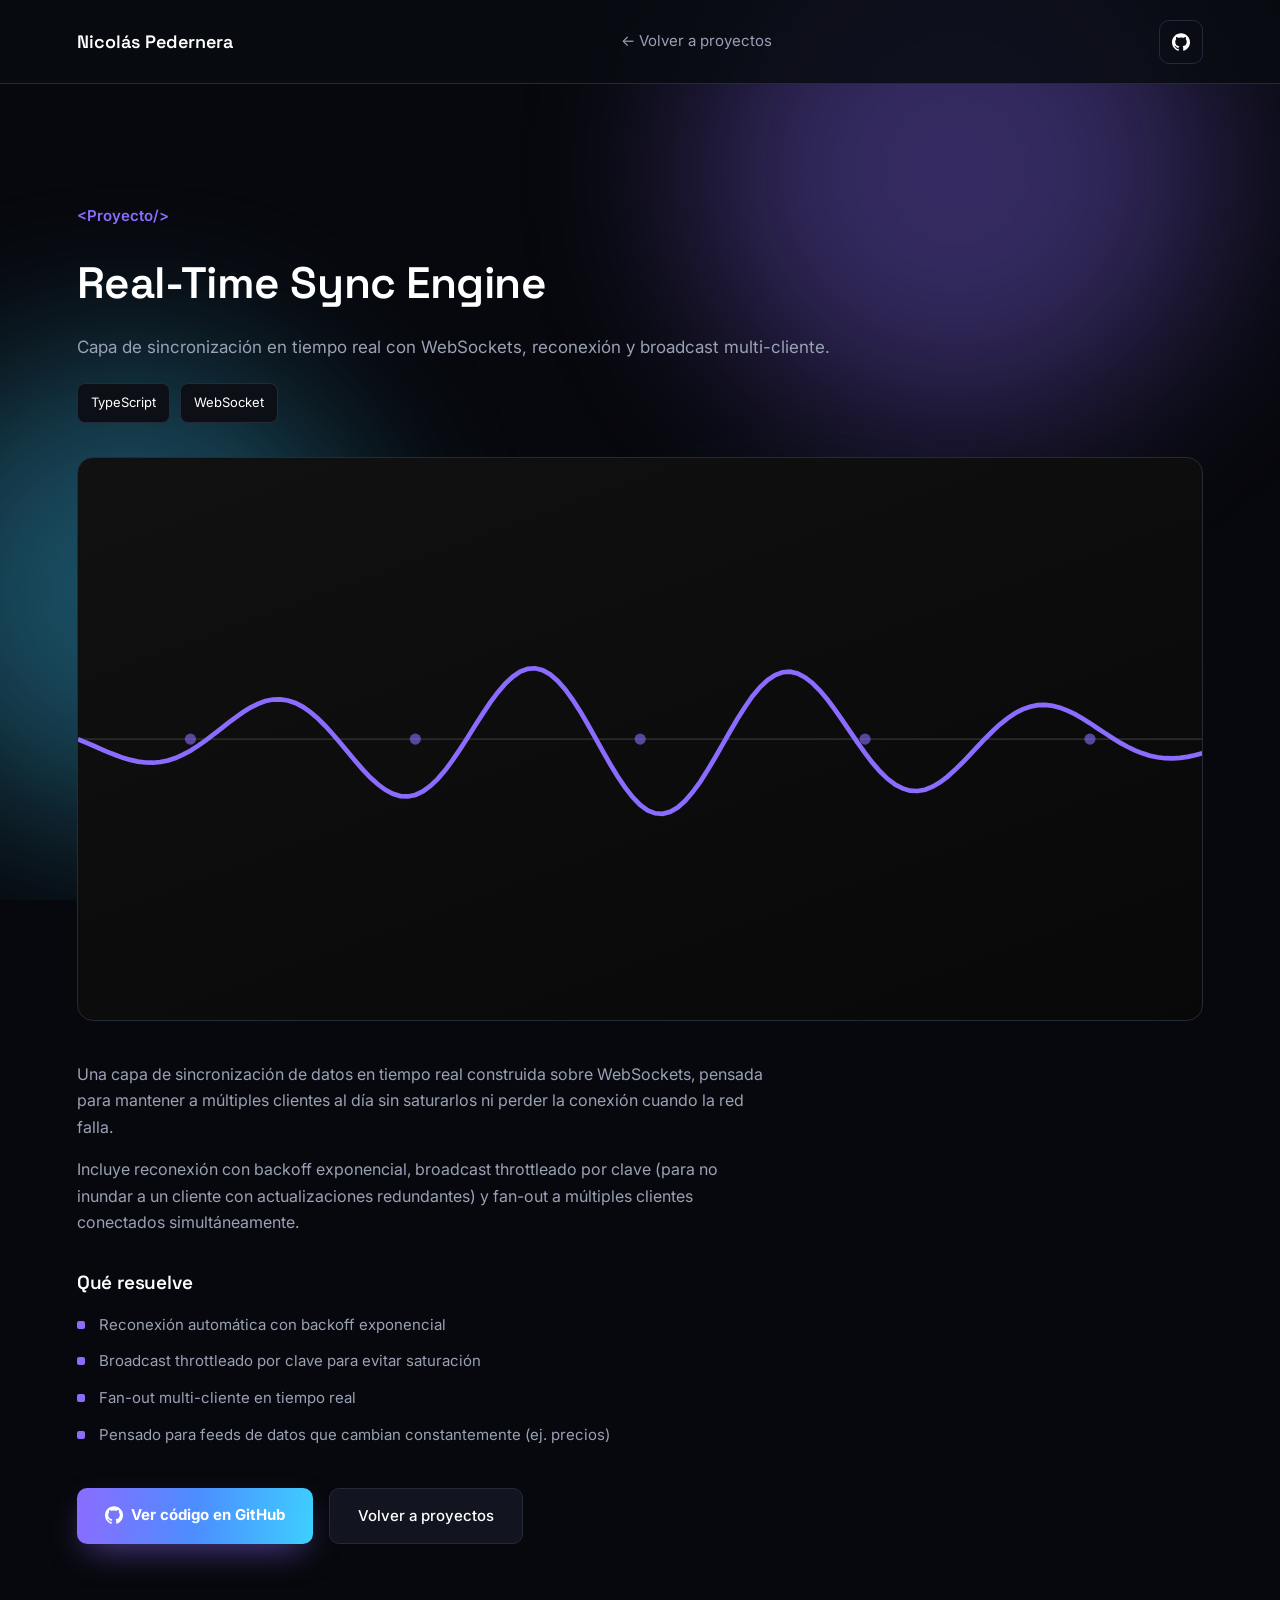
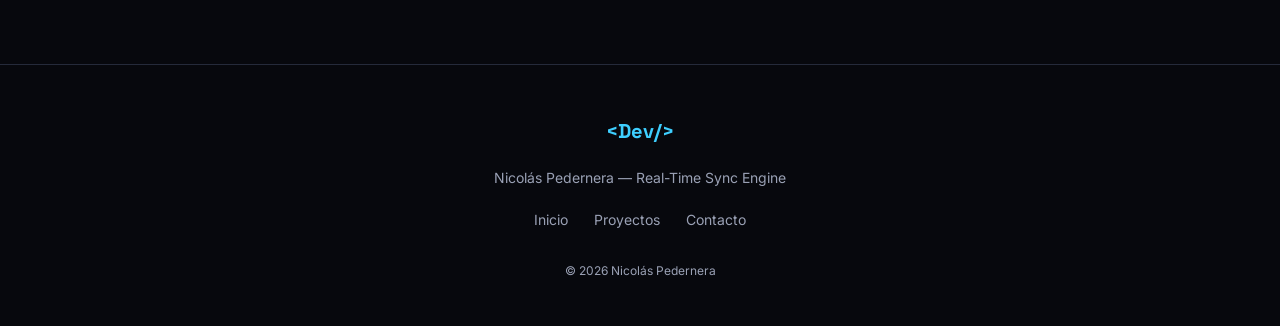
<file: proyectos/realtime-sync-engine.html>
<!doctype html>
<html lang="es">
<head>
  <meta charset="UTF-8">
  <meta name="viewport" content="width=device-width, initial-scale=1.0">
  <meta name="description" content="Capa de sincronización en tiempo real con WebSockets, reconexión y broadcast multi-cliente.">
  <title>Real-Time Sync Engine — Nicolás Pedernera</title>
  <link rel="preconnect" href="https://fonts.googleapis.com">
  <link rel="preconnect" href="https://fonts.gstatic.com" crossorigin>
  <link href="https://fonts.googleapis.com/css2?family=Space+Grotesk:wght@500;600;700&family=Inter:wght@400;500;600&display=swap" rel="stylesheet">
  <link rel="stylesheet" href="../styles.css">
</head>
<body>
  <div class="bg-fx" aria-hidden="true"><span class="b1"></span><span class="b2"></span><span class="b3"></span></div>
  <header class="nav">
    <a class="brand" href="../index.html">Nicolás Pedernera</a>
    <nav>
      <a href="../index.html#proyectos">&larr; Volver a proyectos</a>
    </nav>
    <div class="nav-icons">
      <a class="icon-btn" href="https://github.com/Nicolas-Pedernera" target="_blank" rel="noreferrer" aria-label="GitHub"><svg class="btn-icon" fill="currentColor" role="img" viewBox="0 0 24 24" xmlns="http://www.w3.org/2000/svg"><title>GitHub</title><path d="M12 .297c-6.63 0-12 5.373-12 12 0 5.303 3.438 9.8 8.205 11.385.6.113.82-.258.82-.577 0-.285-.01-1.04-.015-2.04-3.338.724-4.042-1.61-4.042-1.61C4.422 18.07 3.633 17.7 3.633 17.7c-1.087-.744.084-.729.084-.729 1.205.084 1.838 1.236 1.838 1.236 1.07 1.835 2.809 1.305 3.495.998.108-.776.417-1.305.76-1.605-2.665-.3-5.466-1.332-5.466-5.93 0-1.31.465-2.38 1.235-3.22-.135-.303-.54-1.523.105-3.176 0 0 1.005-.322 3.3 1.23.96-.267 1.98-.399 3-.405 1.02.006 2.04.138 3 .405 2.28-1.552 3.285-1.23 3.285-1.23.645 1.653.24 2.873.12 3.176.765.84 1.23 1.91 1.23 3.22 0 4.61-2.805 5.625-5.475 5.92.42.36.81 1.096.81 2.22 0 1.606-.015 2.896-.015 3.286 0 .315.21.69.825.57C20.565 22.092 24 17.592 24 12.297c0-6.627-5.373-12-12-12"/></svg></a>
    </div>
  </header>

  <main>
    <section class="section project-detail">
      <p class="kicker">&lt;Proyecto/&gt;</p>
      <h1>Real-Time Sync Engine</h1>
      <p class="lede">Capa de sincronización en tiempo real con WebSockets, reconexión y broadcast multi-cliente.</p>
      <div class="tags project-detail-tags"><span>TypeScript</span><span>WebSocket</span></div>

      <div class="project-detail-banner"><svg viewBox="0 0 600 300" xmlns="http://www.w3.org/2000/svg"><line x1="0" y1="150" x2="600" y2="150" stroke="#2a2a2a" stroke-width="1"/><polyline points="0,150.0 4,151.7 8,153.4 12,155.2 16,156.9 20,158.5 24,160.0 28,161.1 32,162.0 36,162.5 40,162.6 44,162.2 48,161.4 52,160.1 56,158.3 60,156.2 64,153.6 68,150.8 72,147.8 76,144.7 80,141.5 84,138.5 88,135.7 92,133.2 96,131.2 100,129.7 104,128.9 108,128.8 112,129.4 116,130.7 120,132.8 124,135.6 128,139.0 132,143.0 136,147.4 140,152.1 144,156.9 148,161.7 152,166.3 156,170.5 160,174.1 164,177.1 168,179.2 172,180.4 176,180.6 180,179.8 184,177.9 188,175.0 192,171.2 196,166.5 200,161.1 204,155.2 208,149.0 212,142.6 216,136.4 220,130.4 224,125.1 228,120.4 232,116.7 236,114.0 240,112.5 244,112.2 248,113.2 252,115.5 256,119.0 260,123.5 264,129.0 268,135.2 272,142.1 276,149.2 280,156.4 284,163.4 288,170.0 292,175.9 296,181.0 300,185.1 304,188.0 308,189.6 312,189.9 316,188.8 320,186.5 324,182.9 328,178.3 332,172.8 336,166.5 340,159.8 344,152.8 348,145.8 352,139.0 356,132.7 360,127.0 364,122.2 368,118.5 372,115.8 376,114.3 380,114.0 384,115.0 388,117.1 392,120.2 396,124.2 400,129.0 404,134.4 408,140.1 412,146.0 416,151.9 420,157.5 424,162.7 428,167.3 432,171.2 436,174.2 440,176.3 444,177.5 448,177.7 452,177.0 456,175.4 460,173.1 464,170.0 468,166.4 472,162.5 476,158.3 480,154.0 484,149.8 488,145.8 492,142.1 496,138.9 500,136.2 504,134.1 508,132.7 512,131.9 516,131.7 520,132.2 524,133.2 528,134.8 532,136.7 536,139.0 540,141.5 544,144.2 548,146.8 552,149.4 556,151.9 560,154.1 564,156.0 568,157.6 572,158.9 576,159.7 580,160.2 584,160.3 588,160.0 592,159.5 596,158.6 600,157.5" fill="none" stroke="#8B6CFF" stroke-width="2.5"/><circle cx="60" cy="150" r="3" fill="#8B6CFF" opacity="0.6"/><circle cx="180" cy="150" r="3" fill="#8B6CFF" opacity="0.6"/><circle cx="300" cy="150" r="3" fill="#8B6CFF" opacity="0.6"/><circle cx="420" cy="150" r="3" fill="#8B6CFF" opacity="0.6"/><circle cx="540" cy="150" r="3" fill="#8B6CFF" opacity="0.6"/></svg></div>

      <div class="project-detail-body">
        <p>Una capa de sincronización de datos en tiempo real construida sobre WebSockets, pensada para mantener a múltiples clientes al día sin saturarlos ni perder la conexión cuando la red falla.</p>
        <p>Incluye reconexión con backoff exponencial, broadcast throttleado por clave (para no inundar a un cliente con actualizaciones redundantes) y fan-out a múltiples clientes conectados simultáneamente.</p>
        <h3>Qué resuelve</h3>
        <ul class="project-detail-list"><li>Reconexión automática con backoff exponencial</li><li>Broadcast throttleado por clave para evitar saturación</li><li>Fan-out multi-cliente en tiempo real</li><li>Pensado para feeds de datos que cambian constantemente (ej. precios)</li></ul>
      </div>

      <div class="actions">
        <a class="btn primary" href="https://github.com/Nicolas-Pedernera/realtime-sync-engine" target="_blank" rel="noreferrer"><svg fill="currentColor" role="img" viewBox="0 0 24 24" xmlns="http://www.w3.org/2000/svg" class="btn-icon" style="margin-right:8px;vertical-align:-4px"><title>GitHub</title><path d="M12 .297c-6.63 0-12 5.373-12 12 0 5.303 3.438 9.8 8.205 11.385.6.113.82-.258.82-.577 0-.285-.01-1.04-.015-2.04-3.338.724-4.042-1.61-4.042-1.61C4.422 18.07 3.633 17.7 3.633 17.7c-1.087-.744.084-.729.084-.729 1.205.084 1.838 1.236 1.838 1.236 1.07 1.835 2.809 1.305 3.495.998.108-.776.417-1.305.76-1.605-2.665-.3-5.466-1.332-5.466-5.93 0-1.31.465-2.38 1.235-3.22-.135-.303-.54-1.523.105-3.176 0 0 1.005-.322 3.3 1.23.96-.267 1.98-.399 3-.405 1.02.006 2.04.138 3 .405 2.28-1.552 3.285-1.23 3.285-1.23.645 1.653.24 2.873.12 3.176.765.84 1.23 1.91 1.23 3.22 0 4.61-2.805 5.625-5.475 5.92.42.36.81 1.096.81 2.22 0 1.606-.015 2.896-.015 3.286 0 .315.21.69.825.57C20.565 22.092 24 17.592 24 12.297c0-6.627-5.373-12-12-12"/></svg>Ver código en GitHub</a>
        <a class="btn" href="../index.html#proyectos">Volver a proyectos</a>
      </div>
    </section>
  </main>

  <footer class="site-footer">
    <a class="footer-mark" href="../index.html#inicio">&lt;Dev/&gt;</a>
    <p class="footer-credit">Nicolás Pedernera — Real-Time Sync Engine</p>
    <nav class="footer-nav">
      <a href="../index.html#inicio">Inicio</a>
      <a href="../index.html#proyectos">Proyectos</a>
      <a href="../index.html#contacto">Contacto</a>
    </nav>
    <p class="footer-rights">© 2026 Nicolás Pedernera</p>
  </footer>
</body>
</html>
</file>
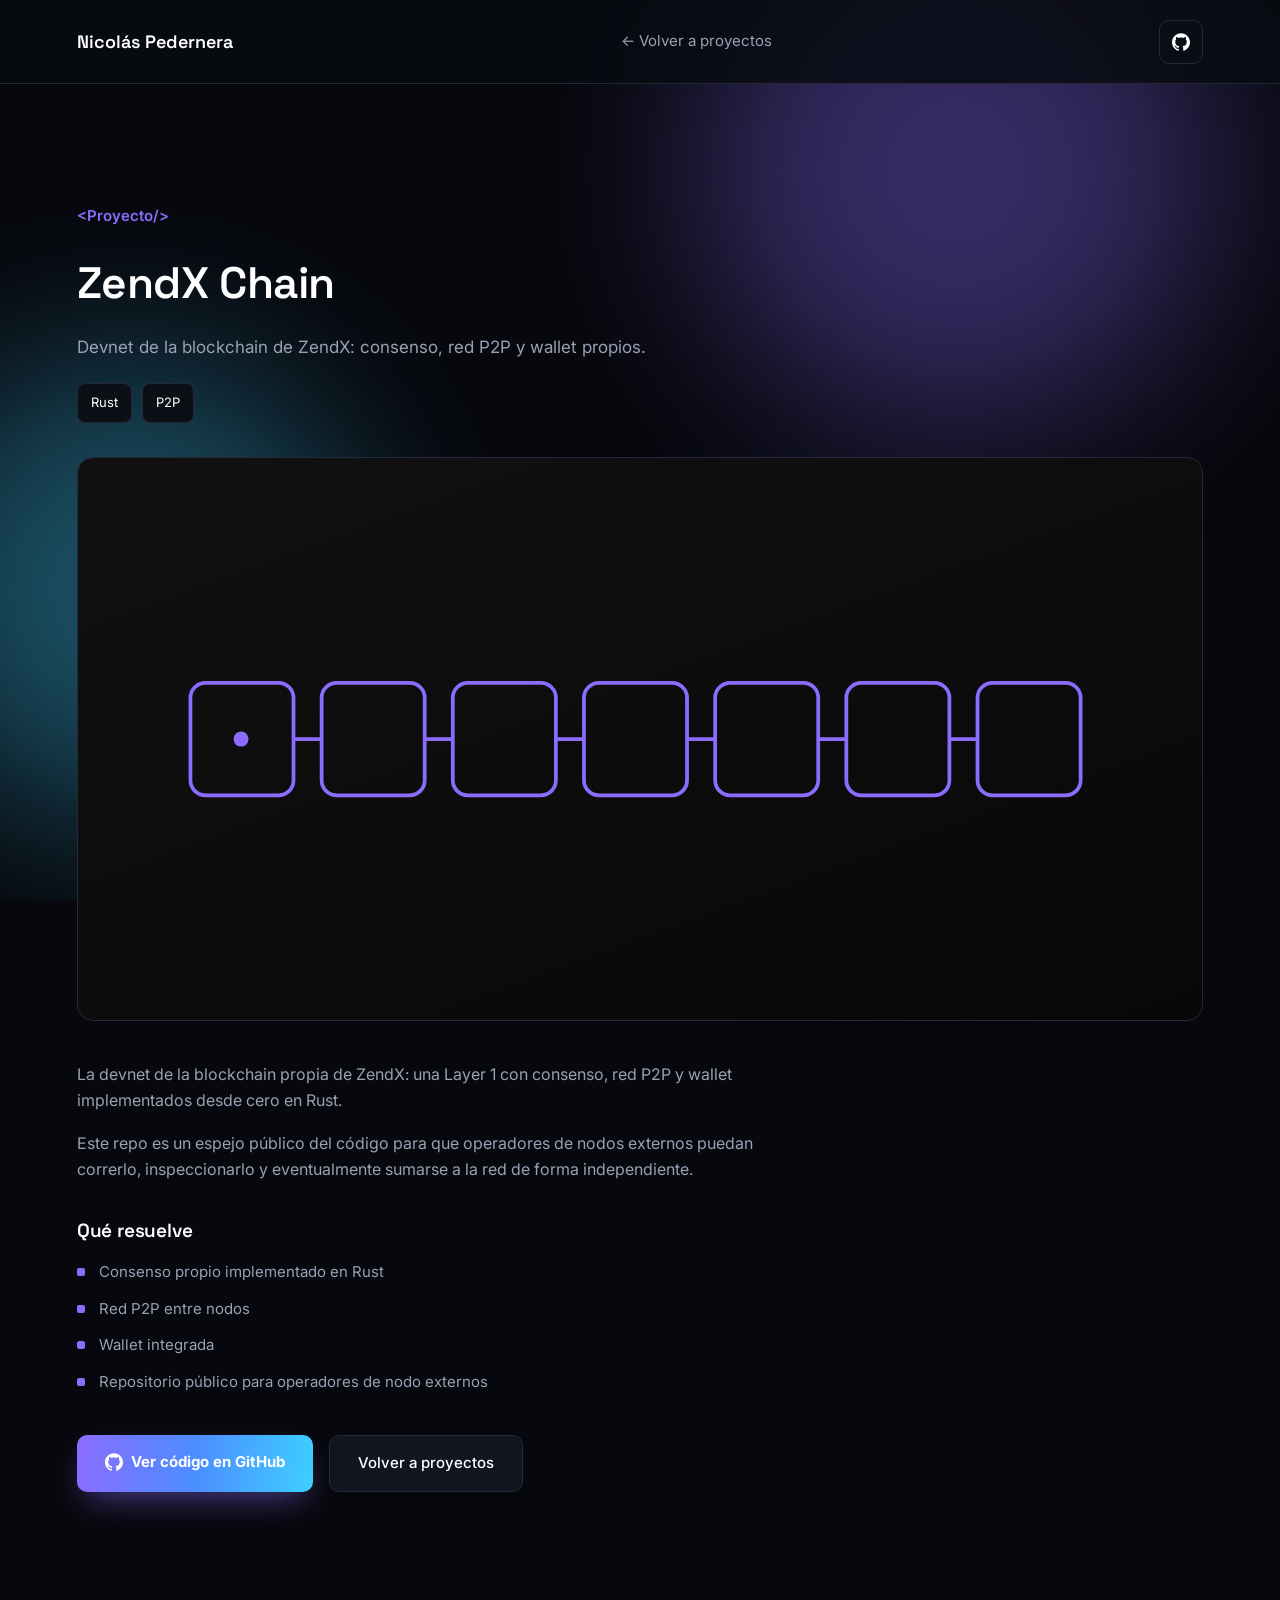
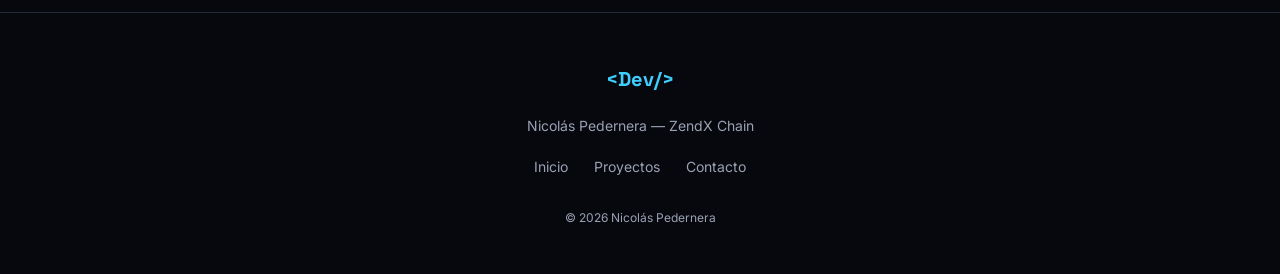
<file: proyectos/zendx-chain.html>
<!doctype html>
<html lang="es">
<head>
  <meta charset="UTF-8">
  <meta name="viewport" content="width=device-width, initial-scale=1.0">
  <meta name="description" content="Devnet de la blockchain de ZendX: consenso, red P2P y wallet propios.">
  <title>ZendX Chain — Nicolás Pedernera</title>
  <link rel="preconnect" href="https://fonts.googleapis.com">
  <link rel="preconnect" href="https://fonts.gstatic.com" crossorigin>
  <link href="https://fonts.googleapis.com/css2?family=Space+Grotesk:wght@500;600;700&family=Inter:wght@400;500;600&display=swap" rel="stylesheet">
  <link rel="stylesheet" href="../styles.css">
</head>
<body>
  <div class="bg-fx" aria-hidden="true"><span class="b1"></span><span class="b2"></span><span class="b3"></span></div>
  <header class="nav">
    <a class="brand" href="../index.html">Nicolás Pedernera</a>
    <nav>
      <a href="../index.html#proyectos">&larr; Volver a proyectos</a>
    </nav>
    <div class="nav-icons">
      <a class="icon-btn" href="https://github.com/Nicolas-Pedernera" target="_blank" rel="noreferrer" aria-label="GitHub"><svg class="btn-icon" fill="currentColor" role="img" viewBox="0 0 24 24" xmlns="http://www.w3.org/2000/svg"><title>GitHub</title><path d="M12 .297c-6.63 0-12 5.373-12 12 0 5.303 3.438 9.8 8.205 11.385.6.113.82-.258.82-.577 0-.285-.01-1.04-.015-2.04-3.338.724-4.042-1.61-4.042-1.61C4.422 18.07 3.633 17.7 3.633 17.7c-1.087-.744.084-.729.084-.729 1.205.084 1.838 1.236 1.838 1.236 1.07 1.835 2.809 1.305 3.495.998.108-.776.417-1.305.76-1.605-2.665-.3-5.466-1.332-5.466-5.93 0-1.31.465-2.38 1.235-3.22-.135-.303-.54-1.523.105-3.176 0 0 1.005-.322 3.3 1.23.96-.267 1.98-.399 3-.405 1.02.006 2.04.138 3 .405 2.28-1.552 3.285-1.23 3.285-1.23.645 1.653.24 2.873.12 3.176.765.84 1.23 1.91 1.23 3.22 0 4.61-2.805 5.625-5.475 5.92.42.36.81 1.096.81 2.22 0 1.606-.015 2.896-.015 3.286 0 .315.21.69.825.57C20.565 22.092 24 17.592 24 12.297c0-6.627-5.373-12-12-12"/></svg></a>
    </div>
  </header>

  <main>
    <section class="section project-detail">
      <p class="kicker">&lt;Proyecto/&gt;</p>
      <h1>ZendX Chain</h1>
      <p class="lede">Devnet de la blockchain de ZendX: consenso, red P2P y wallet propios.</p>
      <div class="tags project-detail-tags"><span>Rust</span><span>P2P</span></div>

      <div class="project-detail-banner"><svg viewBox="0 0 600 300" xmlns="http://www.w3.org/2000/svg"><rect x="60" y="120" width="55" height="60" rx="8" fill="none" stroke="#8B6CFF" stroke-width="2"/><line x1="115" y1="150" x2="130" y2="150" stroke="#8B6CFF" stroke-width="2"/><rect x="130" y="120" width="55" height="60" rx="8" fill="none" stroke="#8B6CFF" stroke-width="2"/><line x1="185" y1="150" x2="200" y2="150" stroke="#8B6CFF" stroke-width="2"/><rect x="200" y="120" width="55" height="60" rx="8" fill="none" stroke="#8B6CFF" stroke-width="2"/><line x1="255" y1="150" x2="270" y2="150" stroke="#8B6CFF" stroke-width="2"/><rect x="270" y="120" width="55" height="60" rx="8" fill="none" stroke="#8B6CFF" stroke-width="2"/><line x1="325" y1="150" x2="340" y2="150" stroke="#8B6CFF" stroke-width="2"/><rect x="340" y="120" width="55" height="60" rx="8" fill="none" stroke="#8B6CFF" stroke-width="2"/><line x1="395" y1="150" x2="410" y2="150" stroke="#8B6CFF" stroke-width="2"/><rect x="410" y="120" width="55" height="60" rx="8" fill="none" stroke="#8B6CFF" stroke-width="2"/><line x1="465" y1="150" x2="480" y2="150" stroke="#8B6CFF" stroke-width="2"/><rect x="480" y="120" width="55" height="60" rx="8" fill="none" stroke="#8B6CFF" stroke-width="2"/><circle cx="87" cy="150" r="4" fill="#8B6CFF"/></svg></div>

      <div class="project-detail-body">
        <p>La devnet de la blockchain propia de ZendX: una Layer 1 con consenso, red P2P y wallet implementados desde cero en Rust.</p>
        <p>Este repo es un espejo público del código para que operadores de nodos externos puedan correrlo, inspeccionarlo y eventualmente sumarse a la red de forma independiente.</p>
        <h3>Qué resuelve</h3>
        <ul class="project-detail-list"><li>Consenso propio implementado en Rust</li><li>Red P2P entre nodos</li><li>Wallet integrada</li><li>Repositorio público para operadores de nodo externos</li></ul>
      </div>

      <div class="actions">
        <a class="btn primary" href="https://github.com/Nicolas-Pedernera/zendx-chain" target="_blank" rel="noreferrer"><svg fill="currentColor" role="img" viewBox="0 0 24 24" xmlns="http://www.w3.org/2000/svg" class="btn-icon" style="margin-right:8px;vertical-align:-4px"><title>GitHub</title><path d="M12 .297c-6.63 0-12 5.373-12 12 0 5.303 3.438 9.8 8.205 11.385.6.113.82-.258.82-.577 0-.285-.01-1.04-.015-2.04-3.338.724-4.042-1.61-4.042-1.61C4.422 18.07 3.633 17.7 3.633 17.7c-1.087-.744.084-.729.084-.729 1.205.084 1.838 1.236 1.838 1.236 1.07 1.835 2.809 1.305 3.495.998.108-.776.417-1.305.76-1.605-2.665-.3-5.466-1.332-5.466-5.93 0-1.31.465-2.38 1.235-3.22-.135-.303-.54-1.523.105-3.176 0 0 1.005-.322 3.3 1.23.96-.267 1.98-.399 3-.405 1.02.006 2.04.138 3 .405 2.28-1.552 3.285-1.23 3.285-1.23.645 1.653.24 2.873.12 3.176.765.84 1.23 1.91 1.23 3.22 0 4.61-2.805 5.625-5.475 5.92.42.36.81 1.096.81 2.22 0 1.606-.015 2.896-.015 3.286 0 .315.21.69.825.57C20.565 22.092 24 17.592 24 12.297c0-6.627-5.373-12-12-12"/></svg>Ver código en GitHub</a>
        <a class="btn" href="../index.html#proyectos">Volver a proyectos</a>
      </div>
    </section>
  </main>

  <footer class="site-footer">
    <a class="footer-mark" href="../index.html#inicio">&lt;Dev/&gt;</a>
    <p class="footer-credit">Nicolás Pedernera — ZendX Chain</p>
    <nav class="footer-nav">
      <a href="../index.html#inicio">Inicio</a>
      <a href="../index.html#proyectos">Proyectos</a>
      <a href="../index.html#contacto">Contacto</a>
    </nav>
    <p class="footer-rights">© 2026 Nicolás Pedernera</p>
  </footer>
</body>
</html>
</file>
<file: styles.css>
:root{
  --bg:#07080D;
  --bg-soft:#0D0F17;
  --panel:#12141F;
  --line:#252A3A;
  --ink:#FFFFFF;
  --muted:#9AA1B5;
  --accent:#8B6CFF;
  --accent-mid:#4C8DFF;
  --accent-2:#3ECFFF;
  --accent-soft:#221c3f;
}
*{box-sizing:border-box}
html{scroll-behavior:smooth}
body{margin:0;background:var(--bg);color:var(--ink);font-family:Inter,system-ui,sans-serif;font-size:16px;line-height:1.65;position:relative;overflow-x:hidden}
a{color:inherit;text-decoration:none}
h1,h2,h3{font-family:"Space Grotesk",Inter,sans-serif;font-weight:600;letter-spacing:-.01em;margin:0}
img{max-width:100%;display:block}
.tag-icon{width:14px;height:14px;flex:none;color:var(--muted)}
.tag-icon-color{width:15px;height:15px;flex:none}
.btn-icon{width:18px;height:18px}
.contact-icon{width:22px;height:22px;color:var(--accent);margin-bottom:16px}
.contact-icon-img{width:26px;height:26px;object-fit:contain;margin-bottom:16px}
.zendx-icon{display:inline-block;width:26px;height:26px;margin-bottom:16px;background-color:var(--accent);-webkit-mask-image:url('assets/zendx-logo.png');mask-image:url('assets/zendx-logo.png');-webkit-mask-size:contain;mask-size:contain;-webkit-mask-repeat:no-repeat;mask-repeat:no-repeat;-webkit-mask-position:center;mask-position:center}

/* ambient background */
.bg-fx{position:fixed;inset:0;z-index:0;pointer-events:none;overflow:hidden}
.bg-fx span{position:absolute;border-radius:50%;filter:blur(90px);opacity:.35}
.bg-fx .b1{width:520px;height:520px;top:-10%;right:5%;background:var(--accent);animation:float1 22s ease-in-out infinite}
.bg-fx .b2{width:460px;height:460px;top:40%;left:-8%;background:var(--accent-2);animation:float2 26s ease-in-out infinite}
.bg-fx .b3{width:420px;height:420px;bottom:-12%;right:20%;background:var(--accent-mid);animation:float3 30s ease-in-out infinite}
@keyframes float1{0%,100%{transform:translate(0,0) scale(1)}50%{transform:translate(-60px,60px) scale(1.15)}}
@keyframes float2{0%,100%{transform:translate(0,0) scale(1)}50%{transform:translate(70px,-40px) scale(1.1)}}
@keyframes float3{0%,100%{transform:translate(0,0) scale(1)}50%{transform:translate(-40px,-60px) scale(1.2)}}
header,main,footer{position:relative;z-index:1}

/* nav */
.nav{height:84px;position:sticky;top:0;z-index:20;display:flex;align-items:center;justify-content:space-between;padding:0 6%;background:rgba(8,11,16,.82);backdrop-filter:blur(14px);border-bottom:1px solid var(--line)}
.brand{font-family:"Space Grotesk",sans-serif;font-weight:600;font-size:18px}
.nav nav{display:flex;gap:38px;font-size:15px}
.nav nav a{color:var(--muted);transition:color .2s}
.nav nav a:hover,.nav nav .active{color:var(--ink)}
.icon-btn{width:44px;height:44px;border:1px solid var(--line);border-radius:10px;display:grid;place-items:center;color:var(--ink);transition:border-color .2s,color .2s,transform .2s}
.icon-btn:hover{border-color:var(--accent);color:var(--accent);transform:translateY(-2px)}
.nav-icons{display:flex;gap:12px}

.section{max-width:1280px;margin:auto;padding:120px 6%}
.kicker{font-size:15px;color:var(--accent);margin:0 0 18px;font-weight:600}

/* hero */
.hero{min-height:auto;display:grid;grid-template-columns:1.15fr 1fr;align-items:center;gap:40px;padding-top:90px;padding-left:3%}
.hero h1{font-size:60px;line-height:1.16;letter-spacing:-.015em;max-width:none;min-height:2.32em}
.hero h1 .typed-b{background:linear-gradient(95deg,var(--accent),var(--accent-mid),var(--accent-2));-webkit-background-clip:text;background-clip:text;color:transparent;filter:drop-shadow(0 0 26px rgba(139,108,255,.4))}
.type-cursor{display:inline-block;color:var(--accent-2);font-weight:400;animation:blink .9s steps(1) infinite;margin-left:2px}
@keyframes blink{0%,49%{opacity:1}50%,100%{opacity:0}}
.hero .lede{max-width:580px;color:var(--muted);font-size:18px;margin:28px 0 0}
.hero .lede a{color:var(--ink);border-bottom:1px solid var(--accent)}
.actions{display:flex;gap:16px;margin-top:38px;flex-wrap:wrap}
.btn{padding:15px 28px;border:1px solid var(--line);border-radius:10px;font-size:15px;font-weight:500;background:var(--panel);transition:.2s}
.btn:hover{border-color:var(--accent);transform:translateY(-2px)}
.btn.primary{border:none;background:linear-gradient(95deg,var(--accent),var(--accent-mid),var(--accent-2));color:#fff;font-weight:700;box-shadow:0 14px 34px -10px rgba(139,108,255,.55)}
.btn.primary:hover{filter:brightness(1.08);transform:translateY(-2px)}

/* id card */
.id-card{position:relative;background:linear-gradient(175deg,var(--panel),#050505);border:1px solid var(--line);border-radius:24px;padding:16px;max-width:520px;width:100%;margin-left:auto;margin-right:0;box-shadow:0 50px 100px -30px rgba(0,0,0,.8)}
.id-glow{position:absolute;inset:-3px;border-radius:26px;background:linear-gradient(140deg,rgba(139,108,255,.55),rgba(76,141,255,.15) 45%,rgba(62,207,255,.35));z-index:-1;filter:blur(20px);opacity:.75}
.id-photo{width:100%;aspect-ratio:4/5;border-radius:16px;overflow:hidden;background:#000}
.id-photo img{width:100%;height:100%;object-fit:cover;object-position:top center}
.id-body{padding:26px 14px 16px}
.id-label{display:inline-block;font-size:12px;color:var(--accent);border:1px solid var(--accent-soft);background:var(--accent-soft);padding:4px 10px;border-radius:99px;margin-bottom:14px;font-weight:600}
.id-body h2{font-size:24px;margin-bottom:4px}
.id-body>p{color:var(--muted);margin:0 0 20px;font-size:14px}
.id-row{display:flex;justify-content:space-between;font-size:13px;padding:11px 0;border-top:1px solid var(--line)}
.id-row span{color:var(--muted)}
.id-row b{color:var(--ink)}

/* about */
.about{display:grid;grid-template-columns:.85fr 1.15fr;gap:56px;align-items:start;border-top:1px solid var(--line)}
.about-photo{border-radius:18px;overflow:hidden;position:sticky;top:100px;aspect-ratio:3/4;border:1px solid var(--line);box-shadow:0 30px 80px -25px rgba(139,108,255,.35)}
.about-photo img{width:100%;height:100%;object-fit:cover}
.about-text h2{font-size:36px;max-width:none;margin-bottom:22px}
.about-text>p{color:var(--muted);font-size:16px;max-width:64ch;margin:0 0 16px}
.about-facts{list-style:none;padding:0;margin:38px 0 0;display:grid;grid-template-columns:repeat(2,1fr);gap:26px 40px}
.about-facts b{display:block;font-family:"Space Grotesk",sans-serif;font-size:17px;margin-bottom:4px;color:var(--accent)}
.about-facts span{color:var(--muted);font-size:13px}

/* stack */
.stack{border-top:1px solid var(--line)}
.stack h2{font-size:36px;margin-bottom:48px}
.cat-grid{display:grid;grid-template-columns:repeat(3,1fr);gap:20px;margin-bottom:20px}
.cat-card{background:var(--panel);border:1px solid var(--line);border-radius:16px;padding:30px;transition:.25s}
.cat-card:hover{border-color:var(--accent-soft);transform:translateY(-3px)}
.cat-badge{width:52px;height:52px;border-radius:14px;background:var(--accent-soft);display:grid;place-items:center;margin-bottom:18px}
.cat-icon{width:26px;height:26px;color:var(--accent)}
.cat-card h3{font-size:18px;margin-bottom:8px}
.cat-card p{color:var(--muted);font-size:14px;margin:0}
.strip{display:flex;flex-wrap:wrap;gap:0;border:1px solid var(--line);border-radius:16px;overflow:hidden;background:var(--panel)}
.strip-item{flex:1 1 150px;display:flex;align-items:center;gap:10px;padding:20px 22px;border-right:1px solid var(--line);border-bottom:1px solid var(--line);font-size:14px;font-weight:500;transition:.2s}
.strip-item:hover{background:var(--bg-soft)}
.strip-item svg,.strip-item img{width:22px;height:22px;flex:none}

/* projects */
.projects{border-top:1px solid var(--line)}
.projects h2{font-size:36px;margin-bottom:48px}
.project-list{display:grid;grid-template-columns:repeat(3,1fr);gap:18px}
.project{position:relative;border:1px solid var(--line);border-radius:16px;background:var(--panel);transition:.25s;overflow:hidden}
.project:hover{border-color:var(--accent);transform:translateY(-4px);box-shadow:0 24px 60px -25px rgba(139,108,255,.4)}
.project-banner{position:relative;height:130px;background:linear-gradient(160deg,#111 0%,#080808 100%);border-bottom:1px solid var(--line);overflow:hidden}
.project-banner svg{position:absolute;inset:0;width:100%;height:100%}
.project-body{padding:28px 30px 30px}
.project-head{display:flex;justify-content:space-between;align-items:baseline;gap:16px;margin-bottom:12px}
.project-head h3{font-size:19px}
.project-head a{font-size:13px;color:var(--accent);white-space:nowrap;font-weight:600}
.project-body>p{color:var(--muted);font-size:14px;margin:0 0 20px;max-width:52ch}
.tags{display:flex;gap:10px;flex-wrap:wrap}
.tags span{display:inline-flex;align-items:center;gap:7px;padding:8px 13px;border:1px solid var(--line);border-radius:8px;font-size:13px;color:var(--ink);background:var(--bg-soft)}
.text-link{display:block;width:max-content;margin:34px auto 0;color:var(--accent);font-size:14px;font-weight:600;border-bottom:1px solid var(--accent-soft)}

/* project cards clickable */
.project{cursor:pointer;transition:.25s}

/* project detail page */
.project-detail h1{font-size:44px;max-width:none;margin-bottom:14px}
.project-detail .lede{color:var(--muted);font-size:17px;max-width:70ch;margin:0 0 22px}
.project-detail-tags{margin-bottom:34px}
.project-detail-banner{border:1px solid var(--line);border-radius:16px;overflow:hidden;background:linear-gradient(160deg,#111 0%,#080808 100%);margin-bottom:40px}
.project-detail-banner svg{display:block;width:100%;height:auto}
.project-detail-body{max-width:70ch;margin-bottom:40px}
.project-detail-body p{color:var(--muted);font-size:16px;margin:0 0 16px}
.project-detail-body h3{font-size:19px;color:var(--ink);margin:32px 0 14px}
.project-detail-list{list-style:none;padding:0;margin:0;display:grid;gap:12px}
.project-detail-list li{color:var(--muted);font-size:15px;padding-left:22px;position:relative}
.project-detail-list li::before{content:'';position:absolute;left:0;top:8px;width:8px;height:8px;border-radius:2px;background:var(--accent)}

/* contact */
.contact{text-align:left;border-top:1px solid var(--line)}
.contact h2{font-size:36px;margin-bottom:6px}
.lede-big{font-family:"Space Grotesk",sans-serif;font-size:22px;color:var(--accent-2);margin:0 0 20px;font-weight:600}
.contact>.lede{color:var(--muted);font-size:17px;max-width:56ch;margin:0 0 50px}
.contact-layout{display:grid;grid-template-columns:.85fr 1.15fr;gap:50px;align-items:start}
.info-block{padding:20px 0;border-bottom:1px solid var(--line)}
.info-block span{display:block;font-size:12px;color:var(--muted);margin-bottom:6px;text-transform:uppercase;letter-spacing:.04em}
.info-block a,.info-block b{font-size:16px;font-weight:600}
.info-block a{color:var(--accent-2)}
.contact-grid{display:grid;grid-template-columns:repeat(4,1fr);gap:12px;margin-top:26px}
.contact-grid a{border:1px solid var(--line);background:var(--panel);border-radius:12px;padding:16px 10px;transition:.2s;text-align:center;display:flex;flex-direction:column;align-items:center;gap:8px}
.contact-grid a:hover{border-color:var(--accent);transform:translateY(-3px);box-shadow:0 16px 40px -22px rgba(139,108,255,.45)}
.contact-grid span{font-size:12px;color:var(--muted)}
.contact-form{display:flex;flex-direction:column;gap:18px;background:var(--panel);border:1px solid var(--line);border-radius:16px;padding:32px}
.form-row{display:grid;grid-template-columns:1fr 1fr;gap:18px}
.contact-form label{display:flex;flex-direction:column;gap:8px;font-size:13px;color:var(--muted)}
.contact-form input,.contact-form textarea{background:var(--bg-soft);border:1px solid var(--line);border-radius:10px;padding:12px 14px;color:var(--ink);font-family:Inter,sans-serif;font-size:14px;resize:vertical}
.contact-form input:focus,.contact-form textarea:focus{outline:none;border-color:var(--accent)}
.contact-form .btn{align-self:flex-start}

/* footer */
.site-footer{border-top:1px solid var(--line);padding:50px 6% 34px;display:flex;flex-direction:column;align-items:center;gap:18px;text-align:center}
.footer-mark{font-family:"Space Grotesk",sans-serif;font-size:20px;font-weight:700;color:var(--accent-2)}
.footer-credit{color:var(--muted);font-size:14px;margin:0}
.footer-nav{display:flex;gap:26px;font-size:14px}
.footer-nav a{color:var(--muted);transition:color .2s}
.footer-nav a:hover{color:var(--ink)}
.footer-rights{color:var(--muted);font-size:12px}

@media(max-width:1180px){
  .project-list{grid-template-columns:repeat(2,1fr)}
}
@media(max-width:980px){
  .hero{grid-template-columns:1fr;gap:50px;padding-left:6%}
  .id-card{margin:0 auto;max-width:460px}
  .about{grid-template-columns:1fr}
  .about-photo{position:static;max-width:320px;aspect-ratio:4/5}
  .cat-grid{grid-template-columns:1fr}
  .project-list{grid-template-columns:1fr}
  .contact-layout{grid-template-columns:1fr}
}
@media(max-width:640px){
  .nav nav{display:none}
  .hero h1{font-size:44px;min-height:2.5em}
  .about-facts{grid-template-columns:1fr}
  .contact-grid{grid-template-columns:1fr 1fr}
  .form-row{grid-template-columns:1fr}
  .section{padding:80px 6%}
  .strip-item{flex:1 1 45%}
  .footer-nav{flex-wrap:wrap;justify-content:center}
}
</file>
